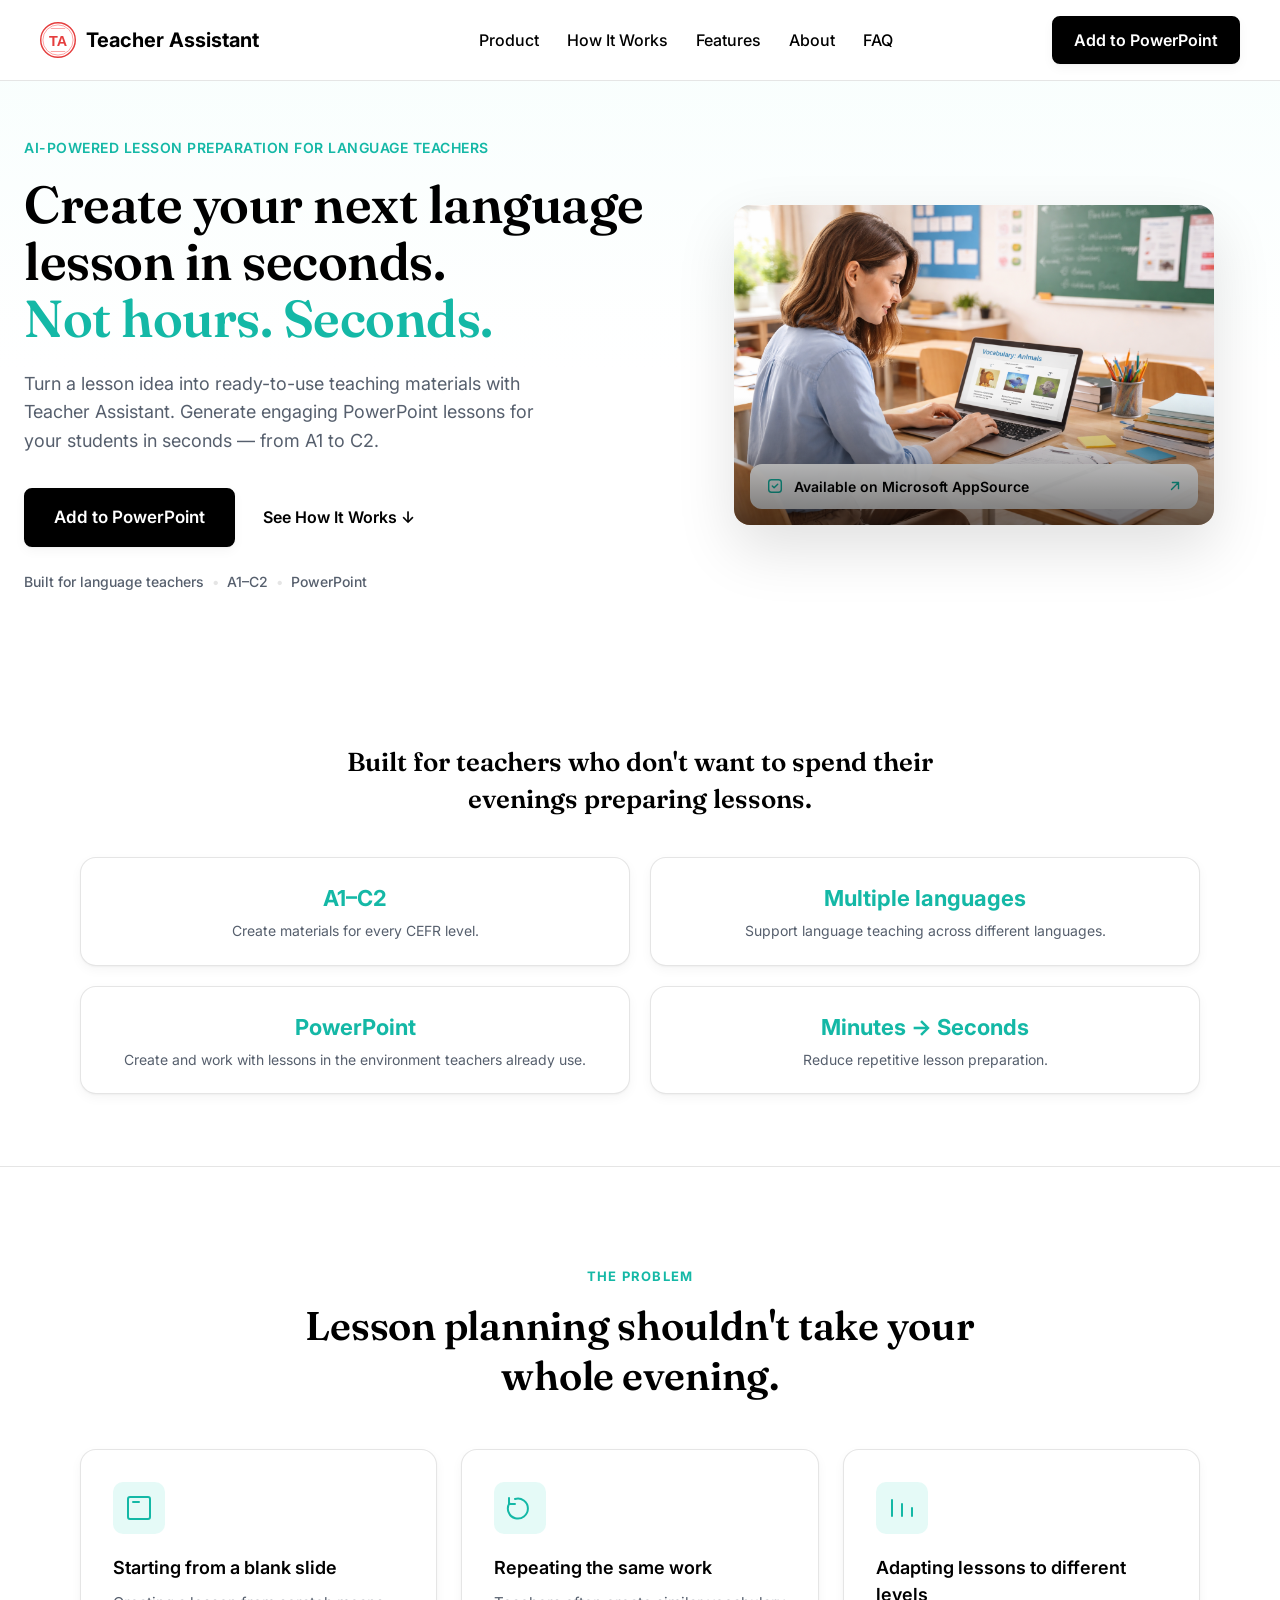
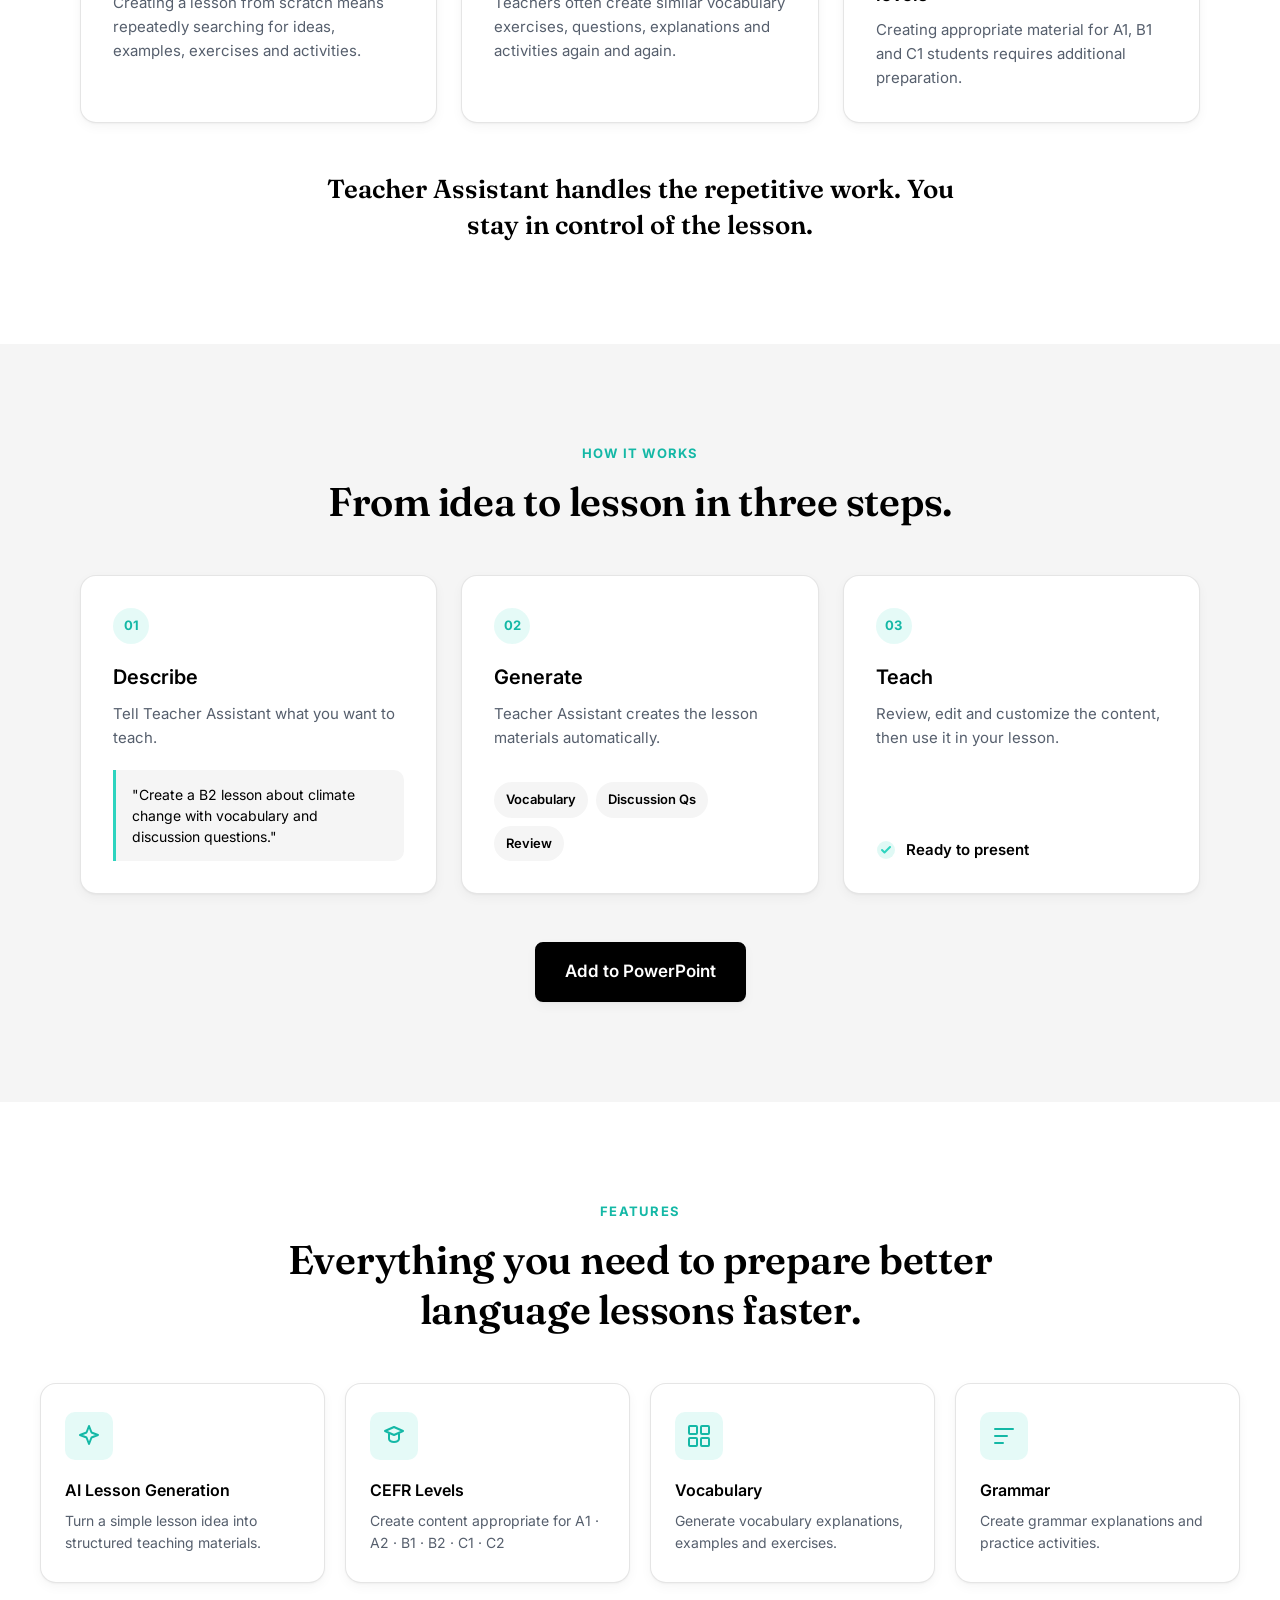
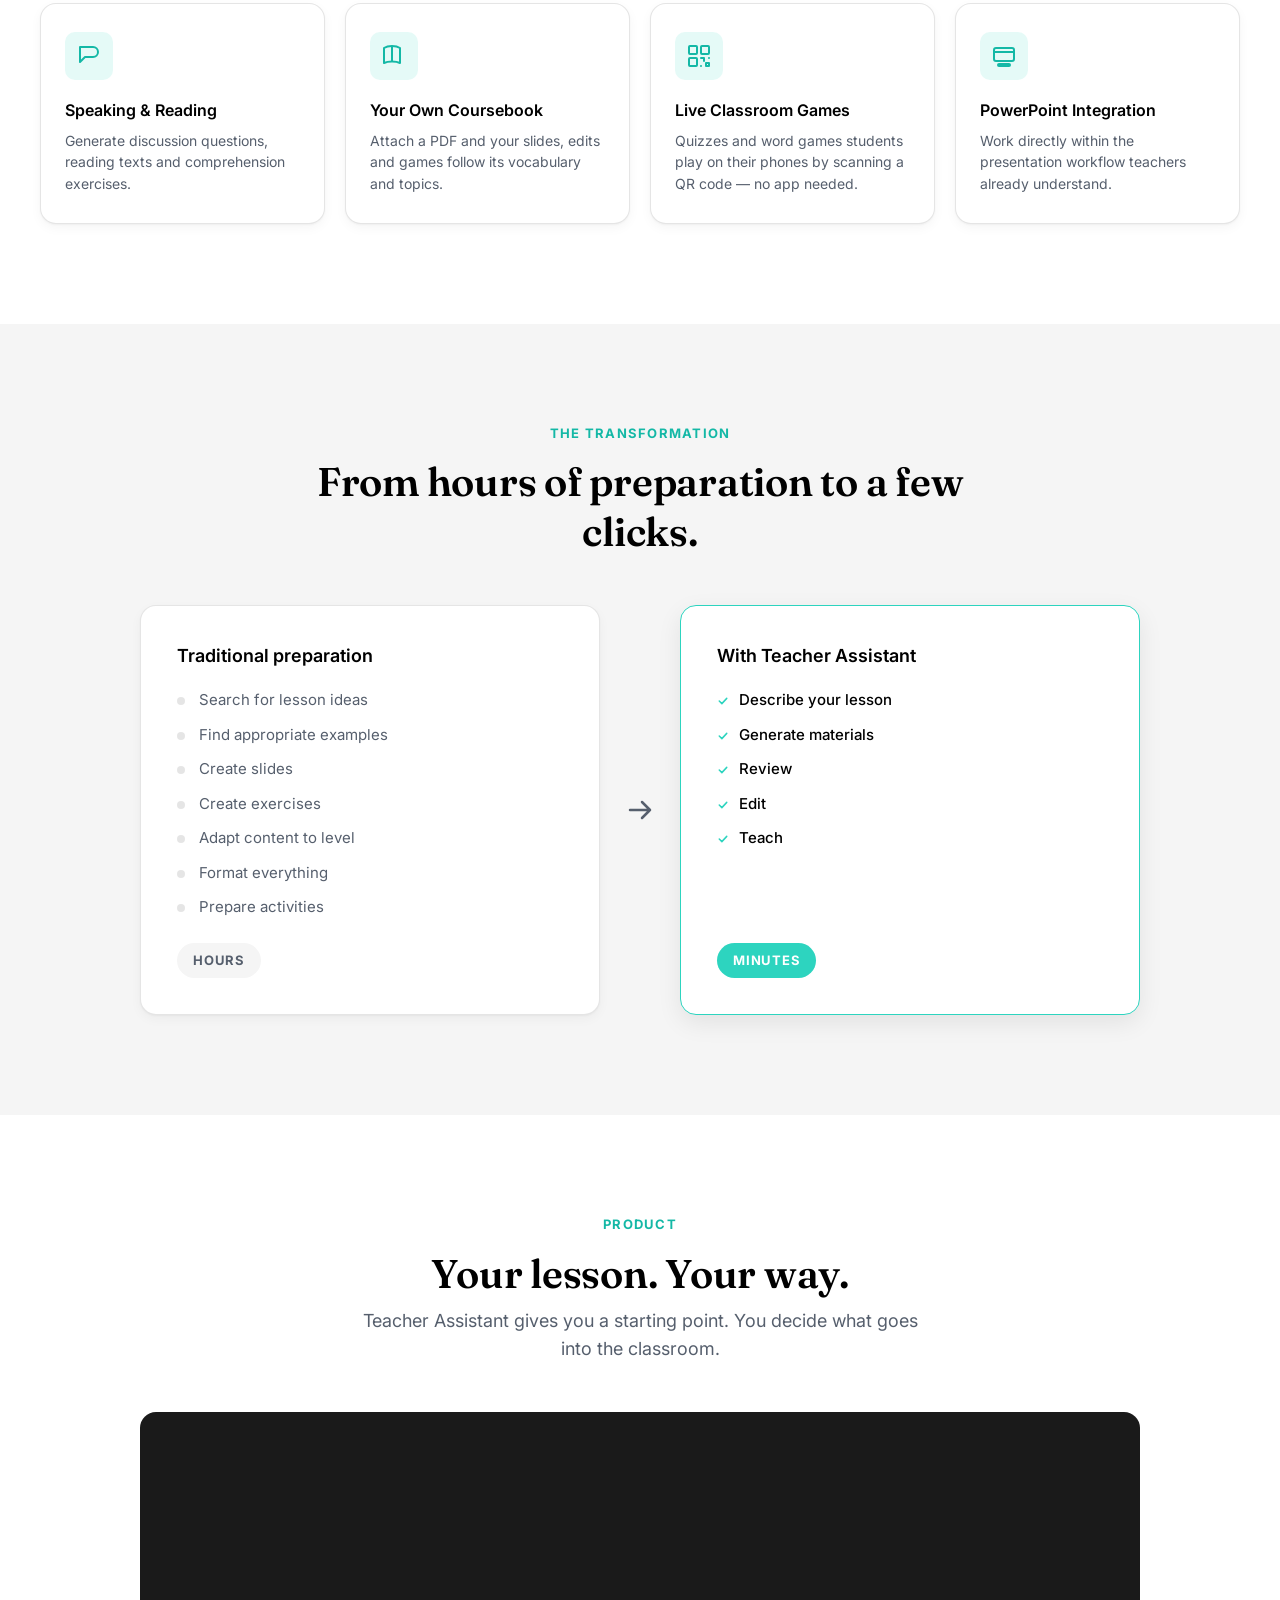
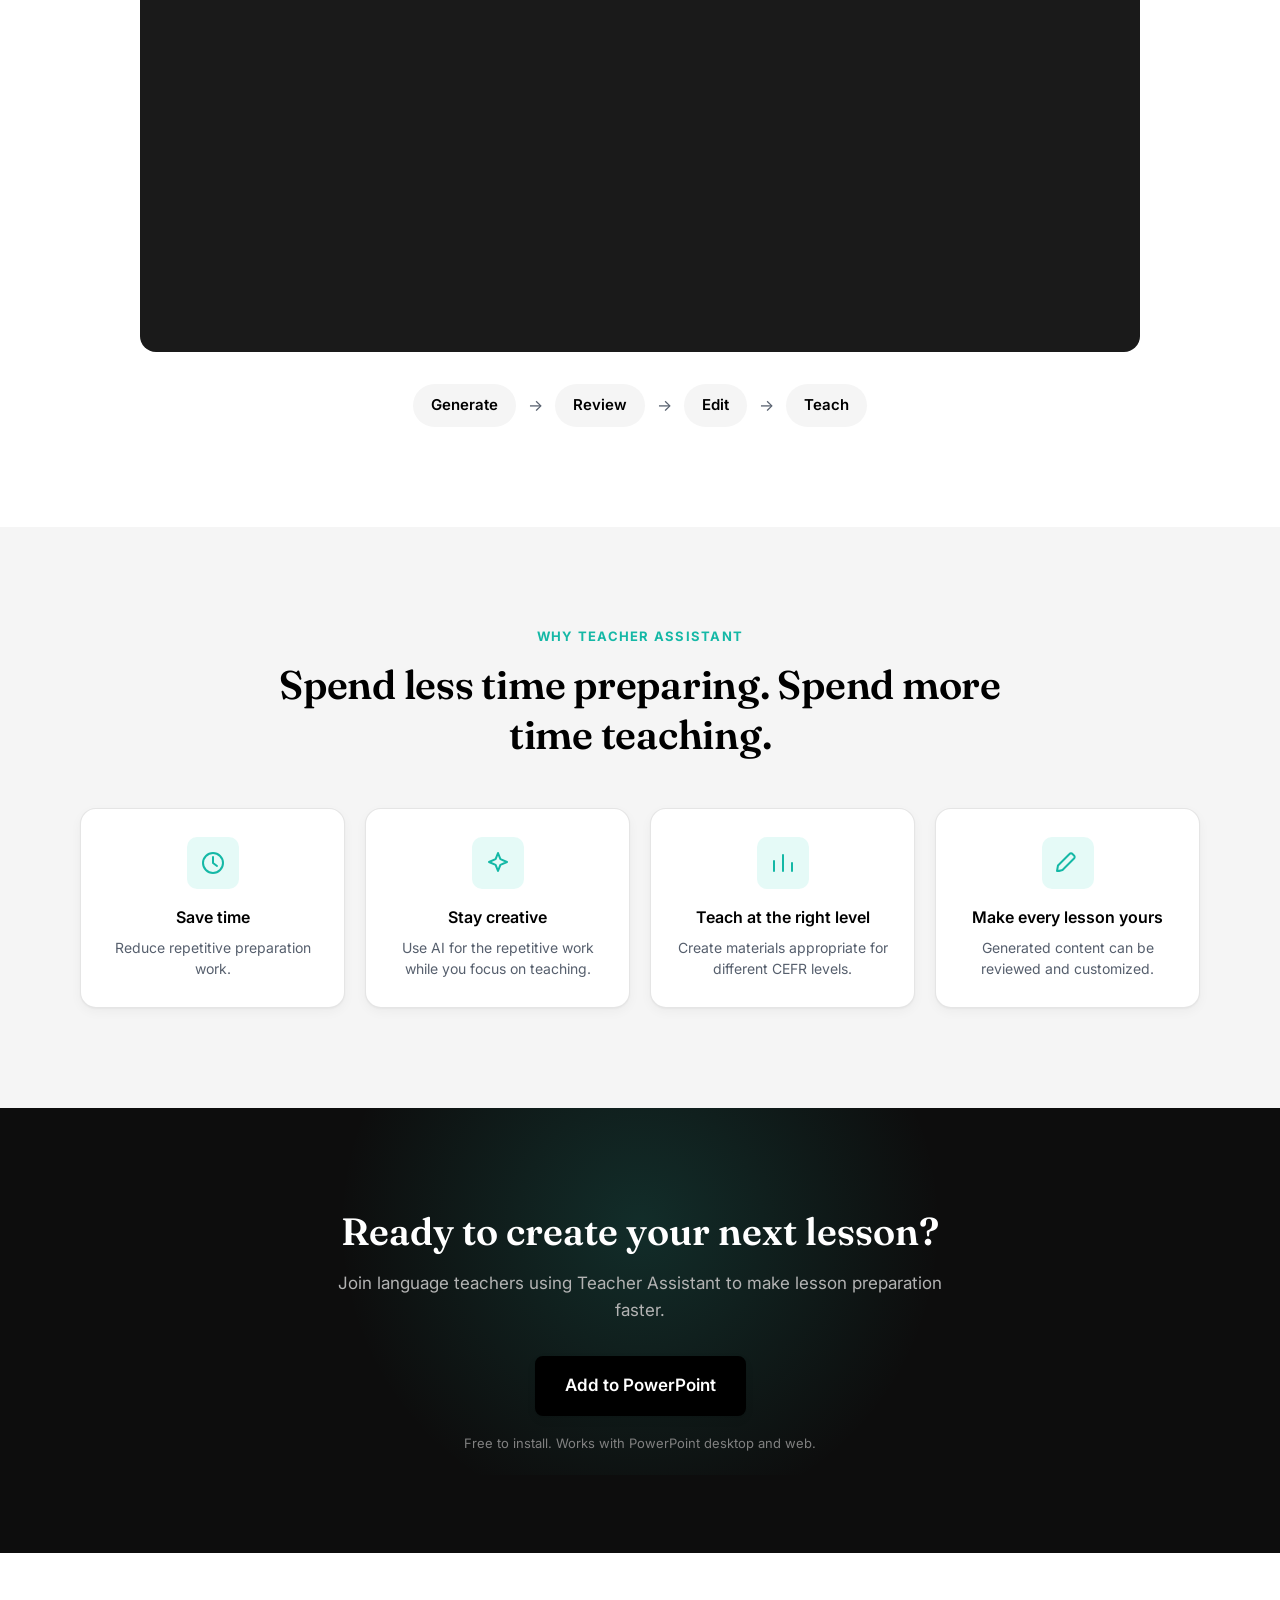
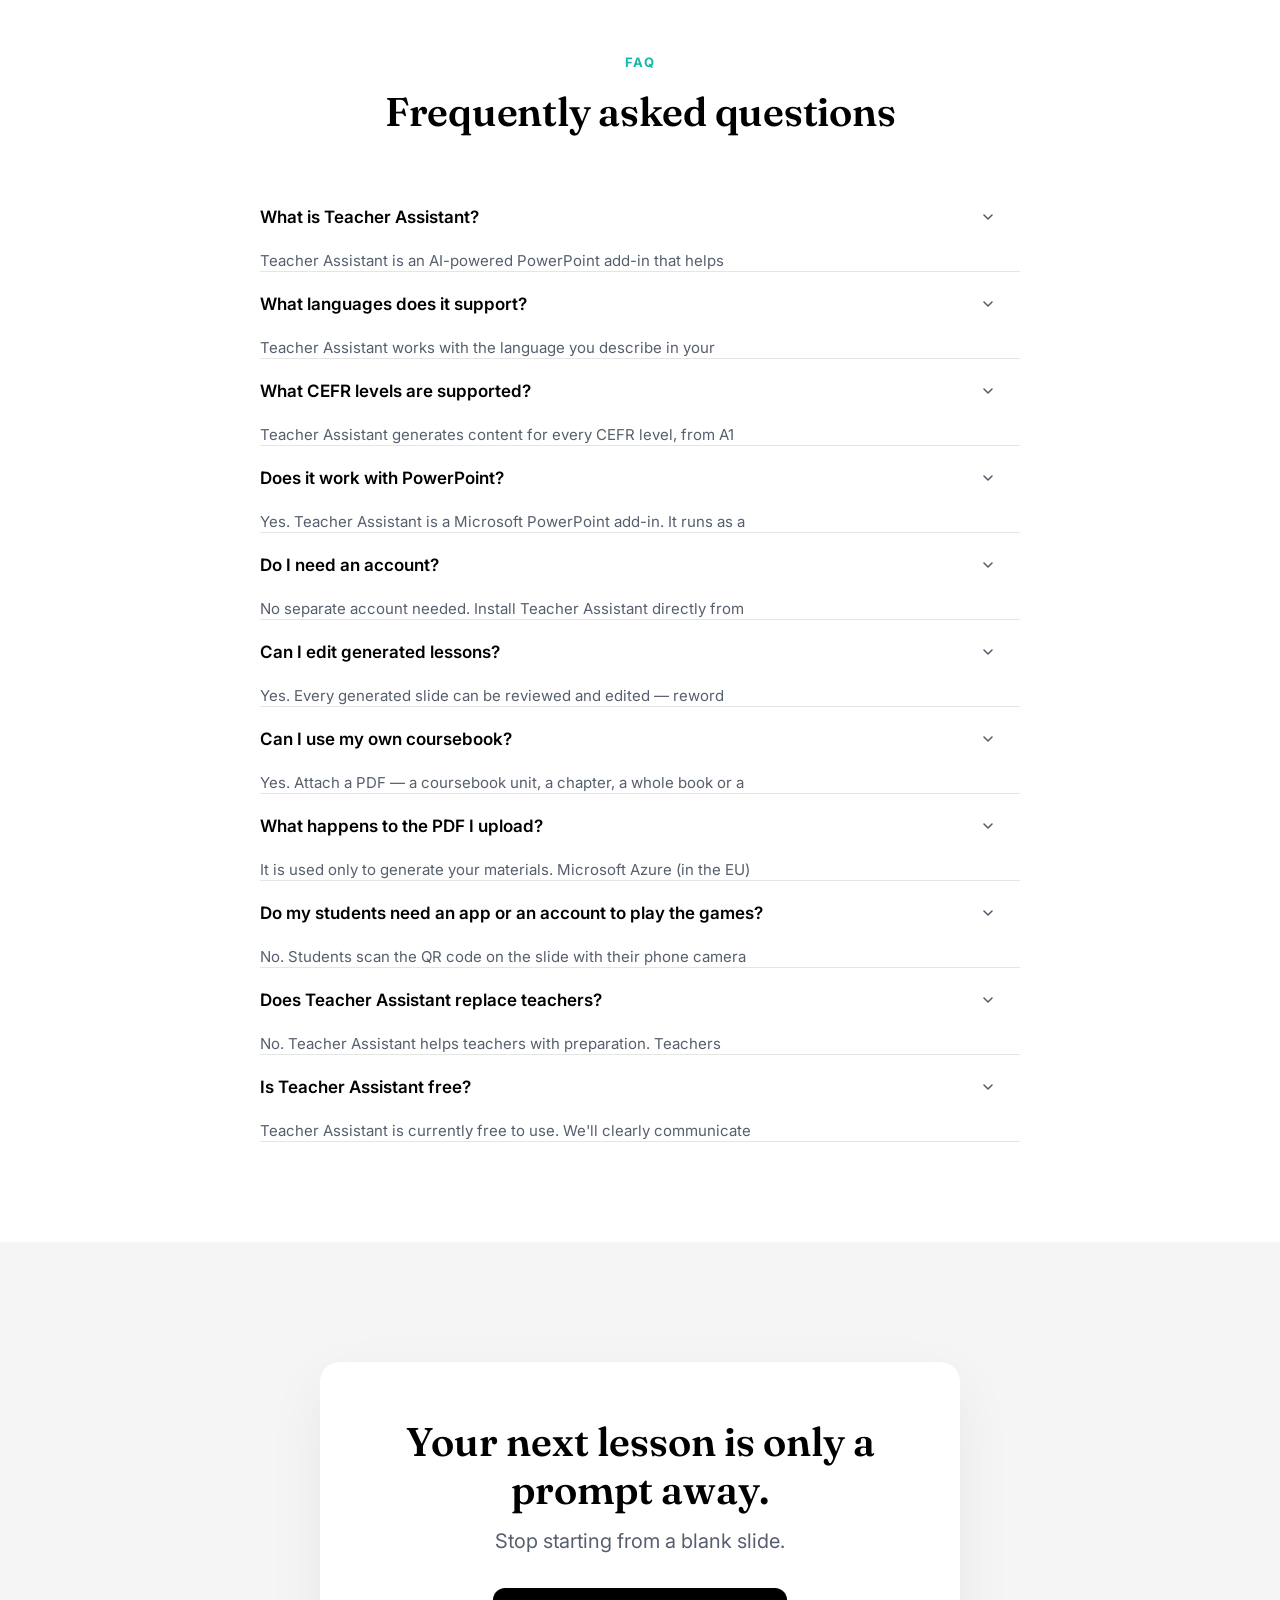
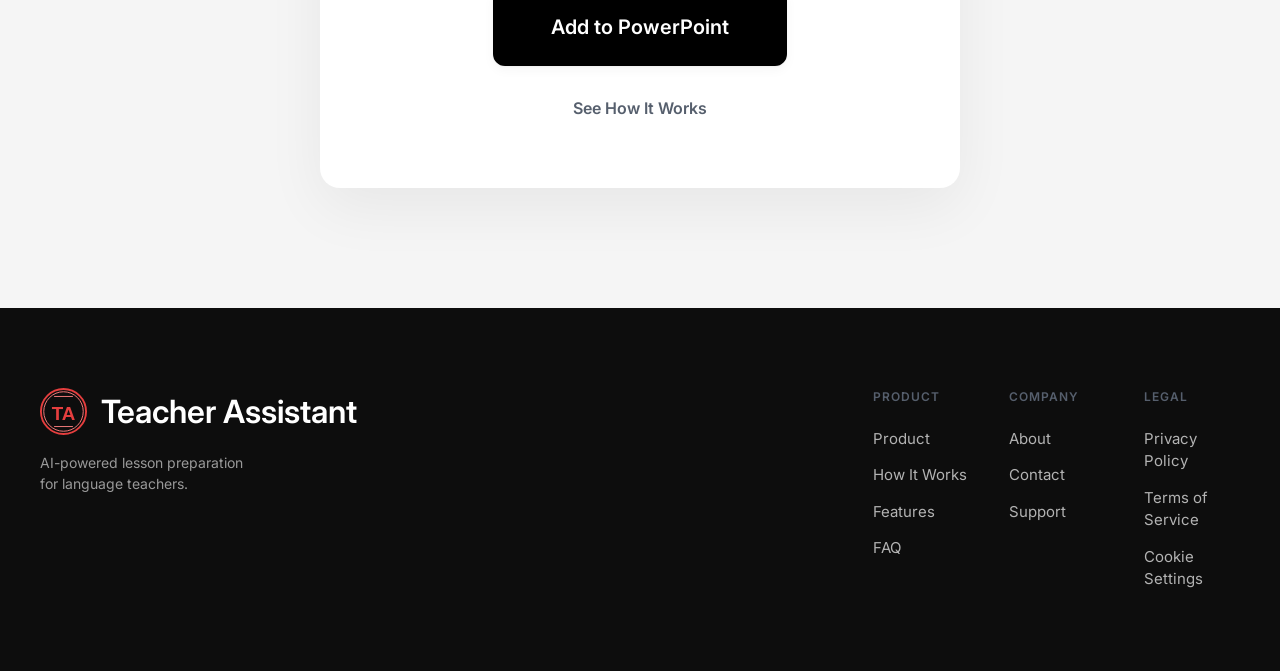
<file: index.html>
<!DOCTYPE html>
<html lang="en">
<head>
    <meta charset="UTF-8">
    <meta name="viewport" content="width=device-width, initial-scale=1.0">
    <title>Teacher Assistant — AI Lesson Planning for Language Teachers</title>
    <meta name="description" content="Create engaging language lessons in seconds with Teacher Assistant. Generate AI-powered teaching materials for A1–C2 levels directly in PowerPoint.">
    <meta name="keywords" content="AI lesson planner, AI lesson generator, lesson planning for teachers, AI for language teachers, English lesson generator, PowerPoint lesson generator, CEFR lesson generator, AI teaching assistant">
    <link rel="canonical" href="https://teacher-assistant-web.onrender.com/">

    <!-- Open Graph -->
    <meta property="og:type" content="website">
    <meta property="og:title" content="Teacher Assistant — AI Lesson Planning for Language Teachers">
    <meta property="og:description" content="Turn a lesson idea into ready-to-use PowerPoint teaching materials in seconds. Built for language teachers, A1–C2.">
    <meta property="og:image" content="assets/logo-web.svg">
    <meta name="twitter:card" content="summary">
    <meta name="twitter:title" content="Teacher Assistant — AI Lesson Planning for Language Teachers">
    <meta name="twitter:description" content="Turn a lesson idea into ready-to-use PowerPoint teaching materials in seconds. Built for language teachers, A1–C2.">

    <link rel="icon" type="image/svg+xml" href="assets/favicon.svg">
    <link rel="stylesheet" href="css/styles.css">
    <link rel="preconnect" href="https://fonts.googleapis.com">
    <link rel="preconnect" href="https://fonts.gstatic.com" crossorigin>
    <link href="https://fonts.googleapis.com/css2?family=Fraunces:opsz,wght@9..144,500;9..144,600;9..144,700&family=Inter:wght@400;500;600;700&display=swap" rel="stylesheet">

    <script type="application/ld+json">
    {
      "@context": "https://schema.org",
      "@type": "SoftwareApplication",
      "name": "Teacher Assistant",
      "applicationCategory": "EducationalApplication",
      "operatingSystem": "Microsoft PowerPoint (Windows, macOS, Web)",
      "description": "AI-powered PowerPoint add-in that helps language teachers generate lesson materials for A1–C2 CEFR levels.",
      "url": "https://marketplace.microsoft.com/hr-hr/product/saas/wa200010687?tab=overview",
      "offers": {
        "@type": "Offer",
        "price": "0",
        "priceCurrency": "USD",
        "availability": "https://schema.org/InStock"
      }
    }
    </script>
</head>
<body>
    <!-- Header -->
    <header class="header">
        <div class="header-container">
            <a href="#" class="logo">
                <img src="assets/logo-web.svg" alt="Teacher Assistant" class="logo-icon">
                <span class="logo-text">Teacher Assistant</span>
            </a>

            <nav class="main-nav">
                <ul class="nav-list">
                    <li class="nav-item"><a href="#showcase" class="nav-link">Product</a></li>
                    <li class="nav-item"><a href="#how-it-works" class="nav-link">How It Works</a></li>
                    <li class="nav-item"><a href="#features" class="nav-link">Features</a></li>
                    <li class="nav-item"><a href="about.html" class="nav-link">About</a></li>
                    <li class="nav-item"><a href="#faq" class="nav-link">FAQ</a></li>
                </ul>
            </nav>

            <div class="header-actions">
                <a href="https://marketplace.microsoft.com/hr-hr/product/saas/wa200010687?tab=overview" class="btn btn-primary" target="_blank" rel="noopener" data-track="cta_nav">Add to PowerPoint</a>
            </div>

            <button class="mobile-menu-btn" aria-label="Toggle menu">
                <span></span>
                <span></span>
                <span></span>
            </button>
        </div>

        <!-- Mobile nav panel -->
        <nav class="mobile-nav" id="mobileNav">
            <a href="#showcase" class="mobile-nav-link">Product</a>
            <a href="#how-it-works" class="mobile-nav-link">How It Works</a>
            <a href="#features" class="mobile-nav-link">Features</a>
            <a href="about.html" class="mobile-nav-link">About</a>
            <a href="#faq" class="mobile-nav-link">FAQ</a>
            <a href="https://marketplace.microsoft.com/hr-hr/product/saas/wa200010687?tab=overview" class="btn btn-primary mobile-nav-cta" target="_blank" rel="noopener" data-track="cta_nav_mobile">Add to PowerPoint</a>
        </nav>
    </header>

    <!-- Hero -->
    <section class="hero" id="hero">
        <div class="hero-container">
            <div class="hero-content">
                <p class="hero-eyebrow">AI-powered lesson preparation for language teachers</p>
                <h1 class="hero-title-main" id="heroHeadline">Create your next language lesson in seconds.<br><span class="hero-highlight">Not hours. Seconds.</span></h1>
                <p class="hero-subtitle">Turn a lesson idea into ready-to-use teaching materials with Teacher Assistant. Generate engaging PowerPoint lessons for your students in seconds — from A1 to C2.</p>
                <div class="hero-cta-row">
                    <a href="https://marketplace.microsoft.com/hr-hr/product/saas/wa200010687?tab=overview" class="btn btn-primary btn-large" id="heroCta" target="_blank" rel="noopener" data-track="cta_hero_primary">Add to PowerPoint</a>
                    <a href="#how-it-works" class="btn btn-text" data-track="cta_hero_secondary">See How It Works ↓</a>
                </div>
                <p class="hero-reassurance">
                    <span>Built for language teachers</span>
                    <span class="hero-reassurance-dot">•</span>
                    <span>A1–C2</span>
                    <span class="hero-reassurance-dot">•</span>
                    <span>PowerPoint</span>
                </p>
            </div>

            <div class="hero-visual">
                <a
                    href="https://marketplace.microsoft.com/hr-hr/product/saas/wa200010687?tab=overview"
                    class="hero-photo"
                    target="_blank"
                    rel="noopener"
                    data-track="cta_hero_image"
                >
                    <img src="img/hero-image%20hero-image-3.png" width="1536" height="1024" alt="A teacher viewing an AI-generated vocabulary slide created by Teacher Assistant, open on a laptop in a classroom">
                    <span class="hero-photo-badge">
                        <svg width="18" height="18" viewBox="0 0 20 20" fill="none" aria-hidden="true"><rect x="3" y="3" width="14" height="14" rx="3" stroke="currentColor" stroke-width="1.6"/><path d="M7 10l2 2 4-4" stroke="currentColor" stroke-width="1.6" stroke-linecap="round" stroke-linejoin="round"/></svg>
                        Available on Microsoft AppSource
                        <svg class="hero-photo-badge-arrow" width="14" height="14" viewBox="0 0 16 16" fill="none" aria-hidden="true"><path d="M4 12L12 4M12 4H5M12 4V11" stroke="currentColor" stroke-width="1.6" stroke-linecap="round" stroke-linejoin="round"/></svg>
                    </span>
                </a>
            </div>
        </div>
    </section>

    <!-- Social Proof -->
    <section class="proof" id="proof">
        <div class="proof-container">
            <h2 class="proof-headline">Built for teachers who don't want to spend their evenings preparing lessons.</h2>
            <div class="proof-grid">
                <div class="proof-card">
                    <span class="proof-card-value">A1–C2</span>
                    <span class="proof-card-label">Create materials for every CEFR level.</span>
                </div>
                <div class="proof-card">
                    <span class="proof-card-value">Multiple languages</span>
                    <span class="proof-card-label">Support language teaching across different languages.</span>
                </div>
                <div class="proof-card">
                    <span class="proof-card-value">PowerPoint</span>
                    <span class="proof-card-label">Create and work with lessons in the environment teachers already use.</span>
                </div>
                <div class="proof-card">
                    <span class="proof-card-value">Minutes → Seconds</span>
                    <span class="proof-card-label">Reduce repetitive lesson preparation.</span>
                </div>
            </div>
        </div>
    </section>

    <!-- Problem -->
    <section class="problem" id="problem">
        <div class="problem-container">
            <span class="section-eyebrow">The problem</span>
            <h2 class="section-headline">Lesson planning shouldn't take your whole evening.</h2>
            <div class="problem-grid">
                <div class="problem-card">
                    <div class="problem-icon">
                        <svg width="28" height="28" viewBox="0 0 28 28" fill="none"><rect x="3" y="3" width="22" height="22" rx="2" stroke="currentColor" stroke-width="2"/><path d="M8 8H14" stroke="currentColor" stroke-width="2" stroke-linecap="round"/></svg>
                    </div>
                    <h3 class="problem-title">Starting from a blank slide</h3>
                    <p class="problem-desc">Creating a lesson from scratch means repeatedly searching for ideas, examples, exercises and activities.</p>
                </div>
                <div class="problem-card">
                    <div class="problem-icon">
                        <svg width="28" height="28" viewBox="0 0 28 28" fill="none"><path d="M9 5a10 10 0 1 1-5.6 4.3" stroke="currentColor" stroke-width="2" stroke-linecap="round"/><path d="M3 4v6h6" stroke="currentColor" stroke-width="2" stroke-linecap="round" stroke-linejoin="round"/></svg>
                    </div>
                    <h3 class="problem-title">Repeating the same work</h3>
                    <p class="problem-desc">Teachers often create similar vocabulary exercises, questions, explanations and activities again and again.</p>
                </div>
                <div class="problem-card">
                    <div class="problem-icon">
                        <svg width="28" height="28" viewBox="0 0 28 28" fill="none"><path d="M4 22V6M14 22V10M24 22V14" stroke="currentColor" stroke-width="2" stroke-linecap="round"/></svg>
                    </div>
                    <h3 class="problem-title">Adapting lessons to different levels</h3>
                    <p class="problem-desc">Creating appropriate material for A1, B1 and C1 students requires additional preparation.</p>
                </div>
            </div>
            <p class="problem-transition">Teacher Assistant handles the repetitive work. You stay in control of the lesson.</p>
        </div>
    </section>

    <!-- How It Works -->
    <section class="how-it-works" id="how-it-works">
        <div class="how-it-works-container">
            <span class="section-eyebrow">How it works</span>
            <h2 class="section-headline">From idea to lesson in three steps.</h2>
            <div class="steps-grid">
                <div class="step-card">
                    <span class="step-number">01</span>
                    <h3 class="step-title">Describe</h3>
                    <p class="step-desc">Tell Teacher Assistant what you want to teach.</p>
                    <p class="step-example">"Create a B2 lesson about climate change with vocabulary and discussion questions."</p>
                </div>
                <div class="step-card">
                    <span class="step-number">02</span>
                    <h3 class="step-title">Generate</h3>
                    <p class="step-desc">Teacher Assistant creates the lesson materials automatically.</p>
                    <div class="step-visual">
                        <span class="step-chip">Vocabulary</span>
                        <span class="step-chip">Discussion Qs</span>
                        <span class="step-chip">Review</span>
                    </div>
                </div>
                <div class="step-card">
                    <span class="step-number">03</span>
                    <h3 class="step-title">Teach</h3>
                    <p class="step-desc">Review, edit and customize the content, then use it in your lesson.</p>
                    <div class="step-visual step-visual-check">
                        <svg width="20" height="20" viewBox="0 0 20 20" fill="none"><circle cx="10" cy="10" r="9" fill="#2DD4BF" fill-opacity="0.15"/><path d="M6 10l2.5 2.5L14 7" stroke="#2DD4BF" stroke-width="2" stroke-linecap="round" stroke-linejoin="round"/></svg>
                        <span>Ready to present</span>
                    </div>
                </div>
            </div>
            <div class="how-it-works-cta">
                <a href="https://marketplace.microsoft.com/hr-hr/product/saas/wa200010687?tab=overview" class="btn btn-primary btn-large" target="_blank" rel="noopener" data-track="cta_how_it_works">Add to PowerPoint</a>
            </div>
        </div>
    </section>

    <!-- Features -->
    <section class="features" id="features">
        <div class="features-container">
            <span class="section-eyebrow">Features</span>
            <h2 class="section-headline">Everything you need to prepare better language lessons faster.</h2>
            <div class="features-grid">
                <div class="feature-card">
                    <div class="feature-icon"><svg width="26" height="26" viewBox="0 0 26 26" fill="none"><path d="M13 3l2.5 6.5L22 12l-6.5 2.5L13 21l-2.5-6.5L4 12l6.5-2.5L13 3z" stroke="currentColor" stroke-width="2" stroke-linejoin="round"/></svg></div>
                    <h3 class="feature-title">AI Lesson Generation</h3>
                    <p class="feature-desc">Turn a simple lesson idea into structured teaching materials.</p>
                </div>
                <div class="feature-card">
                    <div class="feature-icon"><svg width="26" height="26" viewBox="0 0 26 26" fill="none"><path d="M4 8l9-4 9 4-9 4-9-4z" stroke="currentColor" stroke-width="2" stroke-linejoin="round"/><path d="M8 11v5c0 1.5 2.2 3 5 3s5-1.5 5-3v-5" stroke="currentColor" stroke-width="2" stroke-linecap="round"/></svg></div>
                    <h3 class="feature-title">CEFR Levels</h3>
                    <p class="feature-desc">Create content appropriate for A1 · A2 · B1 · B2 · C1 · C2</p>
                </div>
                <div class="feature-card">
                    <div class="feature-icon"><svg width="26" height="26" viewBox="0 0 26 26" fill="none"><rect x="3" y="3" width="8" height="8" rx="1" stroke="currentColor" stroke-width="2"/><rect x="15" y="3" width="8" height="8" rx="1" stroke="currentColor" stroke-width="2"/><rect x="3" y="15" width="8" height="8" rx="1" stroke="currentColor" stroke-width="2"/><rect x="15" y="15" width="8" height="8" rx="1" stroke="currentColor" stroke-width="2"/></svg></div>
                    <h3 class="feature-title">Vocabulary</h3>
                    <p class="feature-desc">Generate vocabulary explanations, examples and exercises.</p>
                </div>
                <div class="feature-card">
                    <div class="feature-icon"><svg width="26" height="26" viewBox="0 0 26 26" fill="none"><path d="M4 6h18M4 13h12M4 20h8" stroke="currentColor" stroke-width="2" stroke-linecap="round"/></svg></div>
                    <h3 class="feature-title">Grammar</h3>
                    <p class="feature-desc">Create grammar explanations and practice activities.</p>
                </div>
                <div class="feature-card">
                    <div class="feature-icon"><svg width="26" height="26" viewBox="0 0 26 26" fill="none"><path d="M4 4h13a5 5 0 0 1 0 10H9l-5 5V4z" stroke="currentColor" stroke-width="2" stroke-linejoin="round"/></svg></div>
                    <h3 class="feature-title">Speaking &amp; Reading</h3>
                    <p class="feature-desc">Generate discussion questions, reading texts and comprehension exercises.</p>
                </div>
                <div class="feature-card">
                    <div class="feature-icon"><svg width="26" height="26" viewBox="0 0 26 26" fill="none"><path d="M3 5c0 0 3-2 8-2s8 2 8 2v15c0 0-3-1.5-8-1.5S3 20 3 20V5z" stroke="currentColor" stroke-width="2" stroke-linejoin="round"/><path d="M11 3v15" stroke="currentColor" stroke-width="2"/></svg></div>
                    <h3 class="feature-title">Your Own Coursebook</h3>
                    <p class="feature-desc">Attach a PDF and your slides, edits and games follow its vocabulary and topics.</p>
                </div>
                <div class="feature-card">
                    <div class="feature-icon"><svg width="26" height="26" viewBox="0 0 26 26" fill="none"><rect x="3" y="3" width="8" height="8" rx="1" stroke="currentColor" stroke-width="2"/><rect x="15" y="3" width="8" height="8" rx="1" stroke="currentColor" stroke-width="2"/><rect x="3" y="15" width="8" height="8" rx="1" stroke="currentColor" stroke-width="2"/><path d="M15 15h3v3M23 15v0M15 23h0M20 20h3v3h-3z" stroke="currentColor" stroke-width="2" stroke-linecap="round" stroke-linejoin="round"/></svg></div>
                    <h3 class="feature-title">Live Classroom Games</h3>
                    <p class="feature-desc">Quizzes and word games students play on their phones by scanning a QR code — no app needed.</p>
                </div>
                <div class="feature-card">
                    <div class="feature-icon"><svg width="26" height="26" viewBox="0 0 26 26" fill="none"><rect x="3" y="5" width="20" height="13" rx="2" stroke="currentColor" stroke-width="2"/><path d="M3 9h20" stroke="currentColor" stroke-width="2"/><rect x="7" y="21" width="12" height="2" rx="1" stroke="currentColor" stroke-width="2"/></svg></div>
                    <h3 class="feature-title">PowerPoint Integration</h3>
                    <p class="feature-desc">Work directly within the presentation workflow teachers already understand.</p>
                </div>
            </div>
        </div>
    </section>

    <!-- Before / After -->
    <section class="before-after" id="before-after">
        <div class="before-after-container">
            <span class="section-eyebrow">The transformation</span>
            <h2 class="section-headline">From hours of preparation to a few clicks.</h2>
            <div class="before-after-grid">
                <div class="ba-card ba-before">
                    <h3 class="ba-title">Traditional preparation</h3>
                    <ul class="ba-list">
                        <li>Search for lesson ideas</li>
                        <li>Find appropriate examples</li>
                        <li>Create slides</li>
                        <li>Create exercises</li>
                        <li>Adapt content to level</li>
                        <li>Format everything</li>
                        <li>Prepare activities</li>
                    </ul>
                    <span class="ba-time">Hours</span>
                </div>
                <div class="ba-arrow" aria-hidden="true">
                    <svg width="32" height="32" viewBox="0 0 32 32" fill="none"><path d="M6 16h20M18 8l8 8-8 8" stroke="currentColor" stroke-width="2.5" stroke-linecap="round" stroke-linejoin="round"/></svg>
                </div>
                <div class="ba-card ba-after">
                    <h3 class="ba-title">With Teacher Assistant</h3>
                    <ul class="ba-list">
                        <li>Describe your lesson</li>
                        <li>Generate materials</li>
                        <li>Review</li>
                        <li>Edit</li>
                        <li>Teach</li>
                    </ul>
                    <span class="ba-time ba-time-fast">Minutes</span>
                </div>
            </div>
        </div>
    </section>

    <!-- Product Showcase -->
    <section class="showcase" id="showcase">
        <div class="showcase-container">
            <span class="section-eyebrow">Product</span>
            <h2 class="section-headline section-headline-tight">Your lesson. Your way.</h2>
            <p class="showcase-subhead">Teacher Assistant gives you a starting point. You decide what goes into the classroom.</p>

            <div class="video-wrapper">
                <div class="video-player">
                    <iframe
                        id="vimeo-player"
                        data-src="https://player.vimeo.com/video/1186039329?badge=0&amp;autopause=0&amp;autoplay=1&amp;muted=1&amp;player_id=0&amp;app_id=58479"
                        frameborder="0"
                        loading="lazy"
                        allow="autoplay; fullscreen; picture-in-picture; clipboard-write; encrypted-media; web-share"
                        referrerpolicy="strict-origin-when-cross-origin"
                        style="position:absolute;top:0;left:0;width:100%;height:100%;">
                    </iframe>
                </div>
            </div>

            <div class="showcase-flow">
                <span class="showcase-flow-step">Generate</span>
                <span class="showcase-flow-arrow">→</span>
                <span class="showcase-flow-step">Review</span>
                <span class="showcase-flow-arrow">→</span>
                <span class="showcase-flow-step">Edit</span>
                <span class="showcase-flow-arrow">→</span>
                <span class="showcase-flow-step">Teach</span>
            </div>
        </div>
    </section>

    <!-- Benefits -->
    <section class="benefits" id="benefits">
        <div class="benefits-container">
            <span class="section-eyebrow">Why Teacher Assistant</span>
            <h2 class="section-headline">Spend less time preparing. Spend more time teaching.</h2>
            <div class="benefits-grid">
                <div class="benefit-card">
                    <div class="benefit-icon"><svg width="26" height="26" viewBox="0 0 26 26" fill="none"><circle cx="13" cy="13" r="10" stroke="currentColor" stroke-width="2"/><path d="M13 7v6l4 3" stroke="currentColor" stroke-width="2" stroke-linecap="round" stroke-linejoin="round"/></svg></div>
                    <h3 class="benefit-title">Save time</h3>
                    <p class="benefit-desc">Reduce repetitive preparation work.</p>
                </div>
                <div class="benefit-card">
                    <div class="benefit-icon"><svg width="26" height="26" viewBox="0 0 26 26" fill="none"><path d="M13 3l2.4 6.2L22 12l-6.6 2.8L13 21l-2.4-6.2L4 12l6.6-2.8L13 3z" stroke="currentColor" stroke-width="2" stroke-linejoin="round"/></svg></div>
                    <h3 class="benefit-title">Stay creative</h3>
                    <p class="benefit-desc">Use AI for the repetitive work while you focus on teaching.</p>
                </div>
                <div class="benefit-card">
                    <div class="benefit-icon"><svg width="26" height="26" viewBox="0 0 26 26" fill="none"><path d="M4 21V11M13 21V5M22 21v-8" stroke="currentColor" stroke-width="2" stroke-linecap="round"/></svg></div>
                    <h3 class="benefit-title">Teach at the right level</h3>
                    <p class="benefit-desc">Create materials appropriate for different CEFR levels.</p>
                </div>
                <div class="benefit-card">
                    <div class="benefit-icon"><svg width="26" height="26" viewBox="0 0 26 26" fill="none"><path d="M4 21l3.5-1L19 8.5a2 2 0 0 0 0-3l-1.5-1.5a2 2 0 0 0-3 0L3 15.5 2 21l2-.2z" stroke="currentColor" stroke-width="2" stroke-linejoin="round"/></svg></div>
                    <h3 class="benefit-title">Make every lesson yours</h3>
                    <p class="benefit-desc">Generated content can be reviewed and customized.</p>
                </div>
            </div>
        </div>
    </section>

    <!-- Conversion CTA -->
    <section class="early-access" id="early-access">
        <div class="early-access-container">
            <h2 class="early-access-headline">Ready to create your next lesson?</h2>
            <p class="early-access-subhead">Join language teachers using Teacher Assistant to make lesson preparation faster.</p>
            <a href="https://marketplace.microsoft.com/hr-hr/product/saas/wa200010687?tab=overview" class="btn btn-primary btn-large" target="_blank" rel="noopener" data-track="cta_early_access">Add to PowerPoint</a>
            <p class="early-access-note">Free to install. Works with PowerPoint desktop and web.</p>
        </div>
    </section>

    <!-- FAQ -->
    <section class="faq" id="faq">
        <div class="faq-container">
            <span class="section-eyebrow">FAQ</span>
            <h2 class="section-headline">Frequently asked questions</h2>
            <div class="faq-list">
                <div class="faq-item">
                    <button class="faq-question" aria-expanded="false">
                        <span>What is Teacher Assistant?</span>
                        <svg class="faq-chevron" width="16" height="16" viewBox="0 0 16 16" fill="none"><path d="M4 6l4 4 4-4" stroke="currentColor" stroke-width="1.6" stroke-linecap="round" stroke-linejoin="round"/></svg>
                    </button>
                    <div class="faq-answer">
                        <p>Teacher Assistant is an AI-powered PowerPoint add-in that helps language teachers create lesson materials faster. Describe the lesson you want to teach, and it generates ready-to-use slides — vocabulary, grammar, reading, speaking activities and more — directly inside your presentation. It can also base your lesson on your own coursebook and turn it into a game students play on their phones.</p>
                    </div>
                </div>
                <div class="faq-item">
                    <button class="faq-question" aria-expanded="false">
                        <span>What languages does it support?</span>
                        <svg class="faq-chevron" width="16" height="16" viewBox="0 0 16 16" fill="none"><path d="M4 6l4 4 4-4" stroke="currentColor" stroke-width="1.6" stroke-linecap="round" stroke-linejoin="round"/></svg>
                    </button>
                    <div class="faq-answer">
                        <p>Teacher Assistant works with the language you describe in your request. It's most commonly used for English, Spanish, French, German and Italian lessons, and can generate materials in other languages too.</p>
                    </div>
                </div>
                <div class="faq-item">
                    <button class="faq-question" aria-expanded="false">
                        <span>What CEFR levels are supported?</span>
                        <svg class="faq-chevron" width="16" height="16" viewBox="0 0 16 16" fill="none"><path d="M4 6l4 4 4-4" stroke="currentColor" stroke-width="1.6" stroke-linecap="round" stroke-linejoin="round"/></svg>
                    </button>
                    <div class="faq-answer">
                        <p>Teacher Assistant generates content for every CEFR level, from A1 (beginner) to C2 (proficient).</p>
                    </div>
                </div>
                <div class="faq-item">
                    <button class="faq-question" aria-expanded="false">
                        <span>Does it work with PowerPoint?</span>
                        <svg class="faq-chevron" width="16" height="16" viewBox="0 0 16 16" fill="none"><path d="M4 6l4 4 4-4" stroke="currentColor" stroke-width="1.6" stroke-linecap="round" stroke-linejoin="round"/></svg>
                    </button>
                    <div class="faq-answer">
                        <p>Yes. Teacher Assistant is a Microsoft PowerPoint add-in. It runs as a sidebar inside PowerPoint (desktop and web) and inserts generated slides directly into your open presentation, matching your deck's theme and fonts.</p>
                    </div>
                </div>
                <div class="faq-item">
                    <button class="faq-question" aria-expanded="false">
                        <span>Do I need an account?</span>
                        <svg class="faq-chevron" width="16" height="16" viewBox="0 0 16 16" fill="none"><path d="M4 6l4 4 4-4" stroke="currentColor" stroke-width="1.6" stroke-linecap="round" stroke-linejoin="round"/></svg>
                    </button>
                    <div class="faq-answer">
                        <p>No separate account needed. Install Teacher Assistant directly from Microsoft AppSource inside PowerPoint — there's no extra subscription or sign-up to set up first.</p>
                    </div>
                </div>
                <div class="faq-item">
                    <button class="faq-question" aria-expanded="false">
                        <span>Can I edit generated lessons?</span>
                        <svg class="faq-chevron" width="16" height="16" viewBox="0 0 16 16" fill="none"><path d="M4 6l4 4 4-4" stroke="currentColor" stroke-width="1.6" stroke-linecap="round" stroke-linejoin="round"/></svg>
                    </button>
                    <div class="faq-answer">
                        <p>Yes. Every generated slide can be reviewed and edited — reword content, swap examples, or ask Teacher Assistant to adjust a single slide — before you insert it into your presentation.</p>
                    </div>
                </div>
                <div class="faq-item">
                    <button class="faq-question" aria-expanded="false">
                        <span>Can I use my own coursebook?</span>
                        <svg class="faq-chevron" width="16" height="16" viewBox="0 0 16 16" fill="none"><path d="M4 6l4 4 4-4" stroke="currentColor" stroke-width="1.6" stroke-linecap="round" stroke-linejoin="round"/></svg>
                    </button>
                    <div class="faq-answer">
                        <p>Yes. Attach a PDF — a coursebook unit, a chapter, a whole book or a worksheet, up to 60&nbsp;MB and 300 pages, scanned or digital — with the paperclip button. Your slides, edits and games then use its vocabulary, examples and topics, for example "make slides on the Unit 3 vocabulary". You can attach one book per chat.</p>
                    </div>
                </div>
                <div class="faq-item">
                    <button class="faq-question" aria-expanded="false">
                        <span>What happens to the PDF I upload?</span>
                        <svg class="faq-chevron" width="16" height="16" viewBox="0 0 16 16" fill="none"><path d="M4 6l4 4 4-4" stroke="currentColor" stroke-width="1.6" stroke-linecap="round" stroke-linejoin="round"/></svg>
                    </button>
                    <div class="faq-answer">
                        <p>It is used only to generate your materials. Microsoft Azure (in the EU) recognises its text, our AI provider indexes that text, and it is deleted automatically 29 days after upload. Please don't upload documents with personal data about your students. See our <a href="privacy-policy.html">Privacy Policy</a> for details.</p>
                    </div>
                </div>
                <div class="faq-item">
                    <button class="faq-question" aria-expanded="false">
                        <span>Do my students need an app or an account to play the games?</span>
                        <svg class="faq-chevron" width="16" height="16" viewBox="0 0 16 16" fill="none"><path d="M4 6l4 4 4-4" stroke="currentColor" stroke-width="1.6" stroke-linecap="round" stroke-linejoin="round"/></svg>
                    </button>
                    <div class="faq-answer">
                        <p>No. Students scan the QR code on the slide with their phone camera and the game opens in the browser. They don't install anything, don't sign in and aren't asked for any personal data.</p>
                    </div>
                </div>
                <div class="faq-item">
                    <button class="faq-question" aria-expanded="false">
                        <span>Does Teacher Assistant replace teachers?</span>
                        <svg class="faq-chevron" width="16" height="16" viewBox="0 0 16 16" fill="none"><path d="M4 6l4 4 4-4" stroke="currentColor" stroke-width="1.6" stroke-linecap="round" stroke-linejoin="round"/></svg>
                    </button>
                    <div class="faq-answer">
                        <p>No. Teacher Assistant helps teachers with preparation. Teachers remain responsible for reviewing, adapting and delivering the material.</p>
                    </div>
                </div>
                <div class="faq-item">
                    <button class="faq-question" aria-expanded="false">
                        <span>Is Teacher Assistant free?</span>
                        <svg class="faq-chevron" width="16" height="16" viewBox="0 0 16 16" fill="none"><path d="M4 6l4 4 4-4" stroke="currentColor" stroke-width="1.6" stroke-linecap="round" stroke-linejoin="round"/></svg>
                    </button>
                    <div class="faq-answer">
                        <p>Teacher Assistant is currently free to use. We'll clearly communicate any pricing changes before they take effect.</p>
                    </div>
                </div>
            </div>
        </div>
    </section>

    <!-- Final CTA -->
    <section class="languages-section final-cta-section">
        <div class="languages-center">
            <h2 class="languages-title">Your next lesson is only a prompt away.</h2>
            <p class="languages-subtitle">Stop starting from a blank slide.</p>
            <a href="https://marketplace.microsoft.com/hr-hr/product/saas/wa200010687?tab=overview" class="btn btn-primary languages-cta" target="_blank" rel="noopener" data-track="cta_final">Add to PowerPoint</a>
            <a href="#how-it-works" class="btn btn-text final-secondary-cta">See How It Works</a>
        </div>
    </section>

    <!-- Footer -->
    <footer class="footer">
        <div class="footer-container">
            <div class="footer-brand">
                <a href="index.html" class="footer-logo">
                    <img src="assets/logo-web.svg" alt="TA" class="logo-icon">
                    Teacher Assistant
                </a>
                <p class="footer-tagline">AI-powered lesson preparation for language teachers.</p>
            </div>

            <div class="footer-links">
                <div class="footer-column">
                    <h4 class="footer-heading">Product</h4>
                    <ul class="footer-list">
                        <li><a href="index.html#showcase">Product</a></li>
                        <li><a href="index.html#how-it-works">How It Works</a></li>
                        <li><a href="index.html#features">Features</a></li>
                        <li><a href="index.html#faq">FAQ</a></li>
                    </ul>
                </div>
                <div class="footer-column">
                    <h4 class="footer-heading">Company</h4>
                    <ul class="footer-list">
                        <li><a href="about.html">About</a></li>
                        <li><a href="contact.html">Contact</a></li>
                        <li><a href="support.html">Support</a></li>
                    </ul>
                </div>
                <div class="footer-column">
                    <h4 class="footer-heading">Legal</h4>
                    <ul class="footer-list">
                        <li><a href="privacy-policy.html">Privacy Policy</a></li>
                        <li><a href="legal-notice.html">Terms of Service</a></li>
                        <li><a href="#" id="footerCookieSettings">Cookie Settings</a></li>
                    </ul>
                </div>
            </div>
        </div>
    </footer>

    <!-- Cookie Consent Banner -->
    <div class="cookie-banner" id="cookieBanner">
        <div class="cookie-content">
            <div class="cookie-text">
                <h3 class="cookie-title">We value your privacy</h3>
                <p class="cookie-description">We use cookies to enhance your browsing experience, serve personalized content, and analyze our traffic. By clicking "Accept All", you consent to our use of cookies.</p>
            </div>
            <div class="cookie-actions">
                <button class="cookie-btn cookie-btn-settings" id="cookieSettings">Cookie Settings</button>
                <button class="cookie-btn cookie-btn-reject" id="cookieReject">Reject All</button>
                <button class="cookie-btn cookie-btn-accept" id="cookieAccept">Accept All</button>
            </div>
        </div>
    </div>

    <!-- Cookie Settings Modal -->
    <div class="cookie-modal" id="cookieModal">
        <div class="cookie-modal-content">
            <div class="cookie-modal-header">
                <h3>Cookie Settings</h3>
                <button class="cookie-modal-close" id="cookieModalClose">&times;</button>
            </div>
            <div class="cookie-modal-body">
                <div class="cookie-option">
                    <div class="cookie-option-info">
                        <h4>Essential Cookies</h4>
                        <p>These cookies are necessary for the website to function and cannot be switched off.</p>
                    </div>
                    <label class="cookie-toggle">
                        <input type="checkbox" checked disabled>
                        <span class="cookie-toggle-slider always-on"></span>
                    </label>
                </div>
                <div class="cookie-option">
                    <div class="cookie-option-info">
                        <h4>Analytics Cookies</h4>
                        <p>These cookies help us understand how visitors interact with our website.</p>
                    </div>
                    <label class="cookie-toggle">
                        <input type="checkbox" id="analyticsCookies">
                        <span class="cookie-toggle-slider"></span>
                    </label>
                </div>
                <div class="cookie-option">
                    <div class="cookie-option-info">
                        <h4>Marketing Cookies</h4>
                        <p>These cookies are used to deliver personalized advertisements.</p>
                    </div>
                    <label class="cookie-toggle">
                        <input type="checkbox" id="marketingCookies">
                        <span class="cookie-toggle-slider"></span>
                    </label>
                </div>
            </div>
            <div class="cookie-modal-footer">
                <button class="cookie-btn cookie-btn-reject" id="cookieModalReject">Reject All</button>
                <button class="cookie-btn cookie-btn-accept" id="cookieModalSave">Save Preferences</button>
            </div>
        </div>
    </div>

    <script src="https://player.vimeo.com/api/player.js"></script>
    <script src="js/main.js" defer></script>
</body>
</html>
</file>
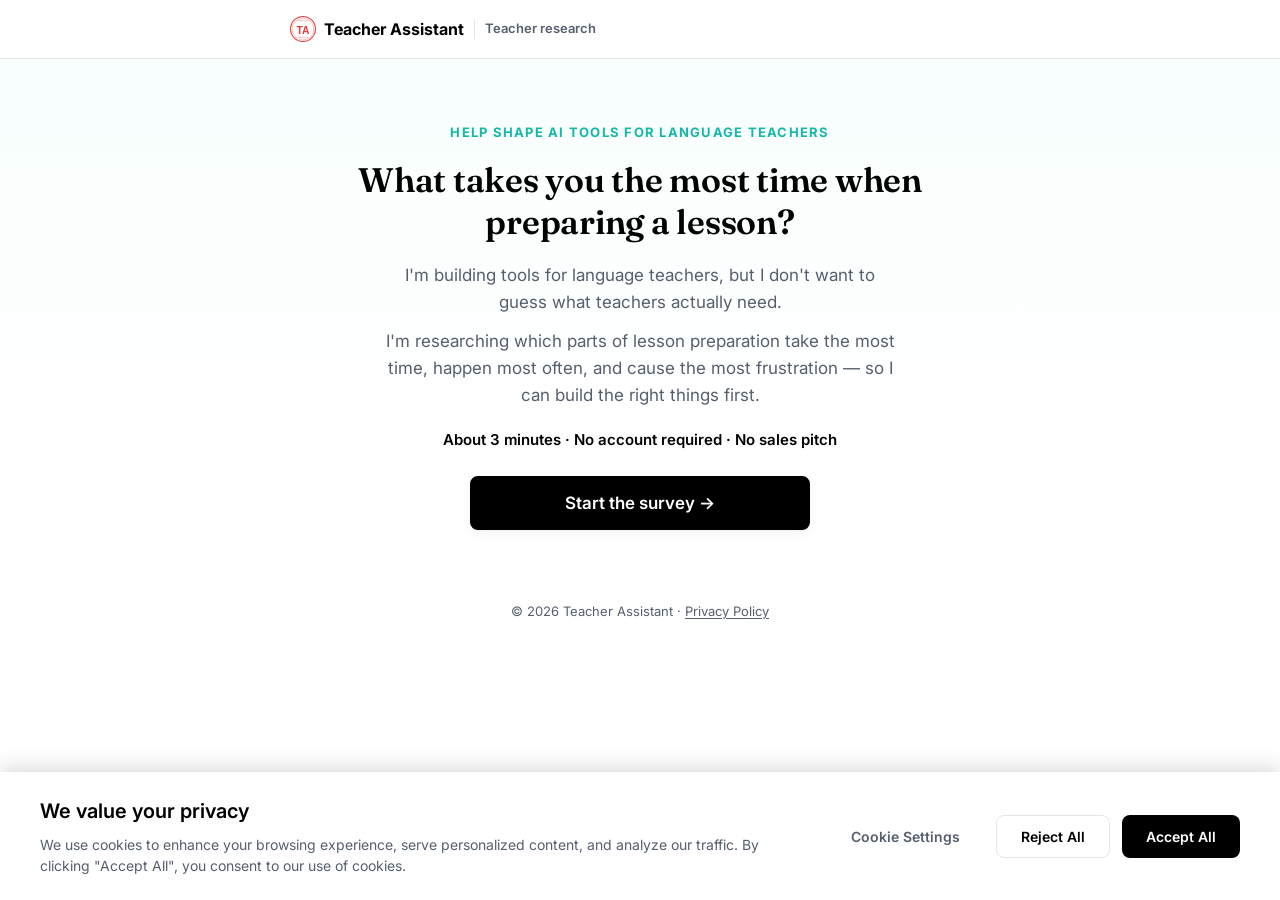
<file: research/index.html>
<!DOCTYPE html>
<html lang="en">
<head>
    <!-- Meta Pixel — loaded by /js/main.js only after the visitor accepts marketing cookies -->
    <meta name="meta-pixel-id" content="1105058241950574">

    <meta charset="UTF-8">
    <meta name="viewport" content="width=device-width, initial-scale=1.0">
    <title>Help Shape AI Tools for Language Teachers | Teacher Assistant</title>
    <meta name="description" content="Tell us what takes the most time when preparing language lessons. A short 3-minute survey to help shape the future of Teacher Assistant.">
    <meta name="robots" content="noindex, follow">
    <link rel="canonical" href="https://teacher-assistant.center/research/">

    <meta property="og:type" content="website">
    <meta property="og:title" content="Help Shape AI Tools for Language Teachers | Teacher Assistant">
    <meta property="og:description" content="What takes you the most time when preparing a lesson? A short 3-minute survey for language teachers.">

    <link rel="icon" type="image/svg+xml" href="/assets/favicon.svg">
    <link rel="stylesheet" href="/css/styles.css">
    <link rel="stylesheet" href="/research/research.css">
    <link rel="preconnect" href="https://fonts.googleapis.com">
    <link rel="preconnect" href="https://fonts.gstatic.com" crossorigin>
    <link href="https://fonts.googleapis.com/css2?family=Fraunces:opsz,wght@9..144,500;9..144,600;9..144,700&family=Inter:wght@400;500;600;700&display=swap" rel="stylesheet">
</head>
<body>
    <!-- Compact header: logo only, no nav, nothing to click away to -->
    <header class="r-header">
        <div class="r-header-inner">
            <a href="/index.html" class="r-logo" aria-label="Teacher Assistant home">
                <img src="/assets/logo-web.svg" alt="" class="r-logo-icon">
                <span class="r-logo-text">Teacher Assistant</span>
            </a>
            <span class="r-header-tag">Teacher research</span>
        </div>
    </header>

    <!-- Hero -->
    <section class="r-hero" id="rHero">
        <div class="r-hero-inner">
            <p class="r-eyebrow">Help Shape AI Tools for Language Teachers</p>
            <h1 class="r-hero-title">What takes you the most time when preparing a lesson?</h1>
            <p class="r-hero-text">I'm building tools for language teachers, but I don't want to guess what teachers actually need.</p>
            <p class="r-hero-text">I'm researching which parts of lesson preparation take the most time, happen most often, and cause the most frustration — so I can build the right things first.</p>
            <p class="r-trust">About 3 minutes · No account required · No sales pitch</p>
            <button type="button" class="btn btn-primary btn-large r-start-btn" id="rStartBtn">Start the survey →</button>
        </div>
    </section>

    <!-- Survey wizard -->
    <section class="r-survey" id="rSurvey">
        <div class="r-survey-inner">
            <div class="r-progress" id="rProgress">
                <p class="r-progress-label" id="rProgressLabel" role="status" aria-live="polite">Question 1 of 8</p>
                <div class="r-progress-track" role="progressbar" id="rProgressBar" aria-valuemin="0" aria-valuemax="8" aria-valuenow="1" aria-label="Survey progress">
                    <div class="r-progress-fill" id="rProgressFill" style="width: 12.5%;"></div>
                </div>
            </div>

            <form id="rForm" novalidate>
                <!-- Honeypot: hidden from real visitors, often auto-filled by bots -->
                <div class="r-honeypot" aria-hidden="true">
                    <label for="rWebsite">Leave this field empty</label>
                    <input type="text" id="rWebsite" name="website" tabindex="-1" autocomplete="off">
                </div>

                <!-- Step 1: Languages -->
                <fieldset class="q-step" data-step="0">
                    <legend class="r-q-title">What do you teach?</legend>
                    <p class="r-q-support">Select all that apply.</p>
                    <div class="r-options">
                        <div class="r-option"><input type="checkbox" name="languages" id="lang-en" value="English"><label for="lang-en"><span class="r-option-check"><svg width="12" height="12" viewBox="0 0 12 12" fill="none"><path d="M2 6l2.5 2.5L10 3" stroke="white" stroke-width="2" stroke-linecap="round" stroke-linejoin="round"/></svg></span>English</label></div>
                        <div class="r-option"><input type="checkbox" name="languages" id="lang-es" value="Spanish"><label for="lang-es"><span class="r-option-check"><svg width="12" height="12" viewBox="0 0 12 12" fill="none"><path d="M2 6l2.5 2.5L10 3" stroke="white" stroke-width="2" stroke-linecap="round" stroke-linejoin="round"/></svg></span>Spanish</label></div>
                        <div class="r-option"><input type="checkbox" name="languages" id="lang-fr" value="French"><label for="lang-fr"><span class="r-option-check"><svg width="12" height="12" viewBox="0 0 12 12" fill="none"><path d="M2 6l2.5 2.5L10 3" stroke="white" stroke-width="2" stroke-linecap="round" stroke-linejoin="round"/></svg></span>French</label></div>
                        <div class="r-option"><input type="checkbox" name="languages" id="lang-de" value="German"><label for="lang-de"><span class="r-option-check"><svg width="12" height="12" viewBox="0 0 12 12" fill="none"><path d="M2 6l2.5 2.5L10 3" stroke="white" stroke-width="2" stroke-linecap="round" stroke-linejoin="round"/></svg></span>German</label></div>
                        <div class="r-option"><input type="checkbox" name="languages" id="lang-it" value="Italian"><label for="lang-it"><span class="r-option-check"><svg width="12" height="12" viewBox="0 0 12 12" fill="none"><path d="M2 6l2.5 2.5L10 3" stroke="white" stroke-width="2" stroke-linecap="round" stroke-linejoin="round"/></svg></span>Italian</label></div>
                        <div class="r-option"><input type="checkbox" name="languages" id="lang-pt" value="Portuguese"><label for="lang-pt"><span class="r-option-check"><svg width="12" height="12" viewBox="0 0 12 12" fill="none"><path d="M2 6l2.5 2.5L10 3" stroke="white" stroke-width="2" stroke-linecap="round" stroke-linejoin="round"/></svg></span>Portuguese</label></div>
                        <div class="r-option"><input type="checkbox" name="languages" id="lang-other" value="Other" data-reveals="rLangOtherField"><label for="lang-other"><span class="r-option-check"><svg width="12" height="12" viewBox="0 0 12 12" fill="none"><path d="M2 6l2.5 2.5L10 3" stroke="white" stroke-width="2" stroke-linecap="round" stroke-linejoin="round"/></svg></span>Other</label></div>
                    </div>
                    <div class="r-other-field" id="rLangOtherField">
                        <label for="rLangOtherInput" class="visually-hidden">Which language?</label>
                        <input type="text" id="rLangOtherInput" placeholder="Which language?" maxlength="80">
                    </div>
                </fieldset>

                <!-- Step 2: Experience -->
                <fieldset class="q-step" data-step="1" hidden>
                    <legend class="r-q-title">How long have you been teaching?</legend>
                    <div class="r-options">
                        <div class="r-option"><input type="radio" name="experience" id="exp-1" value="Less than 1 year"><label for="exp-1"><span class="r-option-check"><svg width="12" height="12" viewBox="0 0 12 12" fill="none"><path d="M2 6l2.5 2.5L10 3" stroke="white" stroke-width="2" stroke-linecap="round" stroke-linejoin="round"/></svg></span>Less than 1 year</label></div>
                        <div class="r-option"><input type="radio" name="experience" id="exp-2" value="1–3 years"><label for="exp-2"><span class="r-option-check"><svg width="12" height="12" viewBox="0 0 12 12" fill="none"><path d="M2 6l2.5 2.5L10 3" stroke="white" stroke-width="2" stroke-linecap="round" stroke-linejoin="round"/></svg></span>1–3 years</label></div>
                        <div class="r-option"><input type="radio" name="experience" id="exp-3" value="4–10 years"><label for="exp-3"><span class="r-option-check"><svg width="12" height="12" viewBox="0 0 12 12" fill="none"><path d="M2 6l2.5 2.5L10 3" stroke="white" stroke-width="2" stroke-linecap="round" stroke-linejoin="round"/></svg></span>4–10 years</label></div>
                        <div class="r-option"><input type="radio" name="experience" id="exp-4" value="10+ years"><label for="exp-4"><span class="r-option-check"><svg width="12" height="12" viewBox="0 0 12 12" fill="none"><path d="M2 6l2.5 2.5L10 3" stroke="white" stroke-width="2" stroke-linecap="round" stroke-linejoin="round"/></svg></span>10+ years</label></div>
                    </div>
                </fieldset>

                <!-- Step 3: Primary time-consuming task (single choice — this is the ranking question) -->
                <fieldset class="q-step" data-step="2" hidden>
                    <legend class="r-q-title">Thinking about the last lesson you prepared, what took the most time?</legend>
                    <p class="r-q-support">Choose one.</p>
                    <div class="r-options">
                        <div class="r-option"><input type="radio" name="topTask" id="tt-1" value="Finding lesson ideas"><label for="tt-1"><span class="r-option-check"><svg width="12" height="12" viewBox="0 0 12 12" fill="none"><path d="M2 6l2.5 2.5L10 3" stroke="white" stroke-width="2" stroke-linecap="round" stroke-linejoin="round"/></svg></span>Finding lesson ideas</label></div>
                        <div class="r-option"><input type="radio" name="topTask" id="tt-2" value="Finding suitable examples or materials"><label for="tt-2"><span class="r-option-check"><svg width="12" height="12" viewBox="0 0 12 12" fill="none"><path d="M2 6l2.5 2.5L10 3" stroke="white" stroke-width="2" stroke-linecap="round" stroke-linejoin="round"/></svg></span>Finding suitable examples or materials</label></div>
                        <div class="r-option"><input type="radio" name="topTask" id="tt-3" value="Creating slides / presentations"><label for="tt-3"><span class="r-option-check"><svg width="12" height="12" viewBox="0 0 12 12" fill="none"><path d="M2 6l2.5 2.5L10 3" stroke="white" stroke-width="2" stroke-linecap="round" stroke-linejoin="round"/></svg></span>Creating slides / presentations</label></div>
                        <div class="r-option"><input type="radio" name="topTask" id="tt-4" value="Creating exercises"><label for="tt-4"><span class="r-option-check"><svg width="12" height="12" viewBox="0 0 12 12" fill="none"><path d="M2 6l2.5 2.5L10 3" stroke="white" stroke-width="2" stroke-linecap="round" stroke-linejoin="round"/></svg></span>Creating exercises</label></div>
                        <div class="r-option"><input type="radio" name="topTask" id="tt-5" value="Preparing vocabulary activities"><label for="tt-5"><span class="r-option-check"><svg width="12" height="12" viewBox="0 0 12 12" fill="none"><path d="M2 6l2.5 2.5L10 3" stroke="white" stroke-width="2" stroke-linecap="round" stroke-linejoin="round"/></svg></span>Preparing vocabulary activities</label></div>
                        <div class="r-option"><input type="radio" name="topTask" id="tt-6" value="Preparing grammar activities"><label for="tt-6"><span class="r-option-check"><svg width="12" height="12" viewBox="0 0 12 12" fill="none"><path d="M2 6l2.5 2.5L10 3" stroke="white" stroke-width="2" stroke-linecap="round" stroke-linejoin="round"/></svg></span>Preparing grammar activities</label></div>
                        <div class="r-option"><input type="radio" name="topTask" id="tt-7" value="Preparing speaking activities"><label for="tt-7"><span class="r-option-check"><svg width="12" height="12" viewBox="0 0 12 12" fill="none"><path d="M2 6l2.5 2.5L10 3" stroke="white" stroke-width="2" stroke-linecap="round" stroke-linejoin="round"/></svg></span>Preparing speaking activities</label></div>
                        <div class="r-option"><input type="radio" name="topTask" id="tt-8" value="Preparing reading activities"><label for="tt-8"><span class="r-option-check"><svg width="12" height="12" viewBox="0 0 12 12" fill="none"><path d="M2 6l2.5 2.5L10 3" stroke="white" stroke-width="2" stroke-linecap="round" stroke-linejoin="round"/></svg></span>Preparing reading activities</label></div>
                        <div class="r-option"><input type="radio" name="topTask" id="tt-9" value="Preparing listening activities"><label for="tt-9"><span class="r-option-check"><svg width="12" height="12" viewBox="0 0 12 12" fill="none"><path d="M2 6l2.5 2.5L10 3" stroke="white" stroke-width="2" stroke-linecap="round" stroke-linejoin="round"/></svg></span>Preparing listening activities</label></div>
                        <div class="r-option"><input type="radio" name="topTask" id="tt-10" value="Adapting materials to students' level"><label for="tt-10"><span class="r-option-check"><svg width="12" height="12" viewBox="0 0 12 12" fill="none"><path d="M2 6l2.5 2.5L10 3" stroke="white" stroke-width="2" stroke-linecap="round" stroke-linejoin="round"/></svg></span>Adapting materials to students' level</label></div>
                        <div class="r-option"><input type="radio" name="topTask" id="tt-11" value="Finding images or other media"><label for="tt-11"><span class="r-option-check"><svg width="12" height="12" viewBox="0 0 12 12" fill="none"><path d="M2 6l2.5 2.5L10 3" stroke="white" stroke-width="2" stroke-linecap="round" stroke-linejoin="round"/></svg></span>Finding images or other media</label></div>
                        <div class="r-option"><input type="radio" name="topTask" id="tt-12" value="Formatting / organizing materials"><label for="tt-12"><span class="r-option-check"><svg width="12" height="12" viewBox="0 0 12 12" fill="none"><path d="M2 6l2.5 2.5L10 3" stroke="white" stroke-width="2" stroke-linecap="round" stroke-linejoin="round"/></svg></span>Formatting / organizing materials</label></div>
                        <div class="r-option"><input type="radio" name="topTask" id="tt-13" value="Something else" data-reveals="rTopTaskOtherField"><label for="tt-13"><span class="r-option-check"><svg width="12" height="12" viewBox="0 0 12 12" fill="none"><path d="M2 6l2.5 2.5L10 3" stroke="white" stroke-width="2" stroke-linecap="round" stroke-linejoin="round"/></svg></span>Something else</label></div>
                    </div>
                    <div class="r-other-field" id="rTopTaskOtherField">
                        <label for="rTopTaskOtherInput" class="visually-hidden">What was it?</label>
                        <input type="text" id="rTopTaskOtherInput" placeholder="What was it?" maxlength="120">
                    </div>
                </fieldset>

                <!-- Step 4: Qualitative detail (optional) — moved right after the task pick while it's fresh -->
                <div class="q-step" data-step="3" hidden>
                    <span class="r-q-optional-tag">Optional</span>
                    <h2 class="r-q-title">What did you actually have to do?</h2>
                    <p class="r-q-support">A sentence or two is enough.</p>
                    <label for="rMoreDetail" class="visually-hidden">What did you actually have to do?</label>
                    <textarea class="r-textarea" id="rMoreDetail" maxlength="600" placeholder="Tell me what you actually did..."></textarea>
                    <p class="r-q-support">For example: "I had to rewrite the textbook exercises because they were too difficult for my B1 students."</p>
                </div>

                <!-- Step 5: Frequency + time spent, combined (both refer back to the task chosen in step 3) -->
                <div class="q-step" data-step="4" hidden>
                    <h2 class="r-q-title">How much time does this task take, and how often do you do it?</h2>
                    <p class="r-q-support">Referring to <strong class="r-task-ref" id="rFreqTimeTaskLabel">the task you just selected</strong>.</p>

                    <fieldset class="r-subgroup">
                        <legend class="r-subgroup-title">How often?</legend>
                        <div class="r-options">
                            <div class="r-option"><input type="radio" name="frequency" id="freq-1" value="Almost every lesson"><label for="freq-1"><span class="r-option-check"><svg width="12" height="12" viewBox="0 0 12 12" fill="none"><path d="M2 6l2.5 2.5L10 3" stroke="white" stroke-width="2" stroke-linecap="round" stroke-linejoin="round"/></svg></span>Almost every lesson</label></div>
                            <div class="r-option"><input type="radio" name="frequency" id="freq-2" value="Several times a week"><label for="freq-2"><span class="r-option-check"><svg width="12" height="12" viewBox="0 0 12 12" fill="none"><path d="M2 6l2.5 2.5L10 3" stroke="white" stroke-width="2" stroke-linecap="round" stroke-linejoin="round"/></svg></span>Several times a week</label></div>
                            <div class="r-option"><input type="radio" name="frequency" id="freq-3" value="About once a week"><label for="freq-3"><span class="r-option-check"><svg width="12" height="12" viewBox="0 0 12 12" fill="none"><path d="M2 6l2.5 2.5L10 3" stroke="white" stroke-width="2" stroke-linecap="round" stroke-linejoin="round"/></svg></span>About once a week</label></div>
                            <div class="r-option"><input type="radio" name="frequency" id="freq-4" value="A few times a month"><label for="freq-4"><span class="r-option-check"><svg width="12" height="12" viewBox="0 0 12 12" fill="none"><path d="M2 6l2.5 2.5L10 3" stroke="white" stroke-width="2" stroke-linecap="round" stroke-linejoin="round"/></svg></span>A few times a month</label></div>
                            <div class="r-option"><input type="radio" name="frequency" id="freq-5" value="Rarely"><label for="freq-5"><span class="r-option-check"><svg width="12" height="12" viewBox="0 0 12 12" fill="none"><path d="M2 6l2.5 2.5L10 3" stroke="white" stroke-width="2" stroke-linecap="round" stroke-linejoin="round"/></svg></span>Rarely</label></div>
                        </div>
                    </fieldset>

                    <fieldset class="r-subgroup">
                        <legend class="r-subgroup-title">How much time each time?</legend>
                        <div class="r-options">
                            <div class="r-option"><input type="radio" name="timeSpent" id="ts-1" value="Less than 5 minutes"><label for="ts-1"><span class="r-option-check"><svg width="12" height="12" viewBox="0 0 12 12" fill="none"><path d="M2 6l2.5 2.5L10 3" stroke="white" stroke-width="2" stroke-linecap="round" stroke-linejoin="round"/></svg></span>Less than 5 minutes</label></div>
                            <div class="r-option"><input type="radio" name="timeSpent" id="ts-2" value="5–15 minutes"><label for="ts-2"><span class="r-option-check"><svg width="12" height="12" viewBox="0 0 12 12" fill="none"><path d="M2 6l2.5 2.5L10 3" stroke="white" stroke-width="2" stroke-linecap="round" stroke-linejoin="round"/></svg></span>5–15 minutes</label></div>
                            <div class="r-option"><input type="radio" name="timeSpent" id="ts-3" value="15–30 minutes"><label for="ts-3"><span class="r-option-check"><svg width="12" height="12" viewBox="0 0 12 12" fill="none"><path d="M2 6l2.5 2.5L10 3" stroke="white" stroke-width="2" stroke-linecap="round" stroke-linejoin="round"/></svg></span>15–30 minutes</label></div>
                            <div class="r-option"><input type="radio" name="timeSpent" id="ts-4" value="30–60 minutes"><label for="ts-4"><span class="r-option-check"><svg width="12" height="12" viewBox="0 0 12 12" fill="none"><path d="M2 6l2.5 2.5L10 3" stroke="white" stroke-width="2" stroke-linecap="round" stroke-linejoin="round"/></svg></span>30–60 minutes</label></div>
                            <div class="r-option"><input type="radio" name="timeSpent" id="ts-5" value="More than 1 hour"><label for="ts-5"><span class="r-option-check"><svg width="12" height="12" viewBox="0 0 12 12" fill="none"><path d="M2 6l2.5 2.5L10 3" stroke="white" stroke-width="2" stroke-linecap="round" stroke-linejoin="round"/></svg></span>More than 1 hour</label></div>
                        </div>
                    </fieldset>
                </div>

                <!-- Step 6: Frustration -->
                <fieldset class="q-step" data-step="5" hidden>
                    <legend class="r-q-title">How frustrating is this part of lesson preparation?</legend>
                    <div class="r-options">
                        <div class="r-option"><input type="radio" name="frustration" id="frus-1" value="1 — Not frustrating"><label for="frus-1"><span class="r-option-check"><svg width="12" height="12" viewBox="0 0 12 12" fill="none"><path d="M2 6l2.5 2.5L10 3" stroke="white" stroke-width="2" stroke-linecap="round" stroke-linejoin="round"/></svg></span>1 — Not frustrating</label></div>
                        <div class="r-option"><input type="radio" name="frustration" id="frus-2" value="2 — Slightly frustrating"><label for="frus-2"><span class="r-option-check"><svg width="12" height="12" viewBox="0 0 12 12" fill="none"><path d="M2 6l2.5 2.5L10 3" stroke="white" stroke-width="2" stroke-linecap="round" stroke-linejoin="round"/></svg></span>2 — Slightly frustrating</label></div>
                        <div class="r-option"><input type="radio" name="frustration" id="frus-3" value="3 — Moderately frustrating"><label for="frus-3"><span class="r-option-check"><svg width="12" height="12" viewBox="0 0 12 12" fill="none"><path d="M2 6l2.5 2.5L10 3" stroke="white" stroke-width="2" stroke-linecap="round" stroke-linejoin="round"/></svg></span>3 — Moderately frustrating</label></div>
                        <div class="r-option"><input type="radio" name="frustration" id="frus-4" value="4 — Very frustrating"><label for="frus-4"><span class="r-option-check"><svg width="12" height="12" viewBox="0 0 12 12" fill="none"><path d="M2 6l2.5 2.5L10 3" stroke="white" stroke-width="2" stroke-linecap="round" stroke-linejoin="round"/></svg></span>4 — Very frustrating</label></div>
                        <div class="r-option"><input type="radio" name="frustration" id="frus-5" value="5 — Extremely frustrating"><label for="frus-5"><span class="r-option-check"><svg width="12" height="12" viewBox="0 0 12 12" fill="none"><path d="M2 6l2.5 2.5L10 3" stroke="white" stroke-width="2" stroke-linecap="round" stroke-linejoin="round"/></svg></span>5 — Extremely frustrating</label></div>
                    </div>
                </fieldset>

                <!-- Step 7: Current tools / workflow -->
                <fieldset class="q-step" data-step="6" hidden>
                    <legend class="r-q-title">What do you currently use when preparing lessons?</legend>
                    <p class="r-q-support">Select all that apply.</p>
                    <div class="r-options">
                        <div class="r-option"><input type="checkbox" name="tools" id="tool-1" value="ChatGPT"><label for="tool-1"><span class="r-option-check"><svg width="12" height="12" viewBox="0 0 12 12" fill="none"><path d="M2 6l2.5 2.5L10 3" stroke="white" stroke-width="2" stroke-linecap="round" stroke-linejoin="round"/></svg></span>ChatGPT</label></div>
                        <div class="r-option"><input type="checkbox" name="tools" id="tool-2" value="Google Gemini"><label for="tool-2"><span class="r-option-check"><svg width="12" height="12" viewBox="0 0 12 12" fill="none"><path d="M2 6l2.5 2.5L10 3" stroke="white" stroke-width="2" stroke-linecap="round" stroke-linejoin="round"/></svg></span>Google Gemini</label></div>
                        <div class="r-option"><input type="checkbox" name="tools" id="tool-3" value="Claude"><label for="tool-3"><span class="r-option-check"><svg width="12" height="12" viewBox="0 0 12 12" fill="none"><path d="M2 6l2.5 2.5L10 3" stroke="white" stroke-width="2" stroke-linecap="round" stroke-linejoin="round"/></svg></span>Claude</label></div>
                        <div class="r-option"><input type="checkbox" name="tools" id="tool-4" value="Canva"><label for="tool-4"><span class="r-option-check"><svg width="12" height="12" viewBox="0 0 12 12" fill="none"><path d="M2 6l2.5 2.5L10 3" stroke="white" stroke-width="2" stroke-linecap="round" stroke-linejoin="round"/></svg></span>Canva</label></div>
                        <div class="r-option"><input type="checkbox" name="tools" id="tool-5" value="PowerPoint / PowerPoint templates"><label for="tool-5"><span class="r-option-check"><svg width="12" height="12" viewBox="0 0 12 12" fill="none"><path d="M2 6l2.5 2.5L10 3" stroke="white" stroke-width="2" stroke-linecap="round" stroke-linejoin="round"/></svg></span>PowerPoint / PowerPoint templates</label></div>
                        <div class="r-option"><input type="checkbox" name="tools" id="tool-6" value="Textbook or publisher materials"><label for="tool-6"><span class="r-option-check"><svg width="12" height="12" viewBox="0 0 12 12" fill="none"><path d="M2 6l2.5 2.5L10 3" stroke="white" stroke-width="2" stroke-linecap="round" stroke-linejoin="round"/></svg></span>Textbook or publisher materials</label></div>
                        <div class="r-option"><input type="checkbox" name="tools" id="tool-7" value="Online teacher resources"><label for="tool-7"><span class="r-option-check"><svg width="12" height="12" viewBox="0 0 12 12" fill="none"><path d="M2 6l2.5 2.5L10 3" stroke="white" stroke-width="2" stroke-linecap="round" stroke-linejoin="round"/></svg></span>Online teacher resources</label></div>
                        <div class="r-option"><input type="checkbox" name="tools" id="tool-8" value="Colleagues / other teachers"><label for="tool-8"><span class="r-option-check"><svg width="12" height="12" viewBox="0 0 12 12" fill="none"><path d="M2 6l2.5 2.5L10 3" stroke="white" stroke-width="2" stroke-linecap="round" stroke-linejoin="round"/></svg></span>Colleagues / other teachers</label></div>
                        <div class="r-option"><input type="checkbox" name="tools" id="tool-9" value="Other AI tools"><label for="tool-9"><span class="r-option-check"><svg width="12" height="12" viewBox="0 0 12 12" fill="none"><path d="M2 6l2.5 2.5L10 3" stroke="white" stroke-width="2" stroke-linecap="round" stroke-linejoin="round"/></svg></span>Other AI tools</label></div>
                        <div class="r-option"><input type="checkbox" name="tools" id="tool-10" value="I don't use any tools"><label for="tool-10"><span class="r-option-check"><svg width="12" height="12" viewBox="0 0 12 12" fill="none"><path d="M2 6l2.5 2.5L10 3" stroke="white" stroke-width="2" stroke-linecap="round" stroke-linejoin="round"/></svg></span>I don't use any tools</label></div>
                        <div class="r-option"><input type="checkbox" name="tools" id="tool-11" value="Other" data-reveals="rToolsOtherField"><label for="tool-11"><span class="r-option-check"><svg width="12" height="12" viewBox="0 0 12 12" fill="none"><path d="M2 6l2.5 2.5L10 3" stroke="white" stroke-width="2" stroke-linecap="round" stroke-linejoin="round"/></svg></span>Other</label></div>
                    </div>
                    <div class="r-other-field" id="rToolsOtherField">
                        <label for="rToolsOtherInput" class="visually-hidden">What do you use?</label>
                        <input type="text" id="rToolsOtherInput" placeholder="What do you use?" maxlength="120">
                    </div>
                </fieldset>

                <!-- Step 8: Elimination priority (optional) -->
                <div class="q-step" data-step="7" hidden>
                    <span class="r-q-optional-tag">Optional</span>
                    <h2 class="r-q-title">If you could eliminate one part of lesson preparation, what would you choose?</h2>
                    <p class="r-q-support">Think about the task you would most like to never have to do again.</p>
                    <label for="rEliminate" class="visually-hidden">If you could eliminate one part of lesson preparation, what would you choose?</label>
                    <textarea class="r-textarea" id="rEliminate" maxlength="600" placeholder="The thing I'd love to never do again is..."></textarea>
                </div>

                <!-- Step 9: Email (optional, bonus — not part of the numbered progress) -->
                <div class="q-step" data-step="8" hidden>
                    <p class="r-bonus-label">Almost done</p>
                    <h2 class="r-q-title">Want to hear what I build?</h2>
                    <p class="r-q-support">If you'd like, leave your email and I'll let you know when the next version is ready.</p>
                    <label for="rEmail" class="visually-hidden">Your email (optional)</label>
                    <input type="email" class="r-email-input" id="rEmail" placeholder="Your email (optional)" autocomplete="email">
                </div>

                <div class="r-nav">
                    <button type="button" class="r-back-btn" id="rBackBtn" hidden>← Back</button>
                    <button type="button" class="btn btn-primary r-continue-btn" id="rContinueBtn">Continue →</button>
                </div>
                <p class="r-inline-error" id="rInlineError" role="alert" hidden></p>
                <p class="r-privacy-note">Your answers are used to understand language teachers' needs and improve Teacher Assistant. Your email is optional. <a href="/privacy-policy.html">Privacy Policy</a></p>
            </form>
        </div>
    </section>

    <!-- Thank-you screen (hidden until submission) -->
    <section class="r-thanks" id="rThanks" hidden>
        <div class="r-thanks-inner">
            <div class="r-thanks-icon">
                <svg width="56" height="56" viewBox="0 0 56 56" fill="none">
                    <circle cx="28" cy="28" r="28" fill="#2DD4BF" fill-opacity="0.15"/>
                    <circle cx="28" cy="28" r="19" fill="#2DD4BF"/>
                    <path d="M19 28.5L25 34.5L37 21" stroke="white" stroke-width="3" stroke-linecap="round" stroke-linejoin="round"/>
                </svg>
            </div>
            <h1 class="r-thanks-title">Thank you — this is genuinely useful.</h1>
            <p class="r-thanks-text">Your answers will help me decide what to build next for language teachers.</p>
            <div class="r-thanks-product">
                <h2 class="r-thanks-product-title">Want to see what I'm building?</h2>
                <p class="r-thanks-product-desc">Teacher Assistant is an AI-powered lesson-planning tool designed to help language teachers spend less time on repetitive preparation.</p>
                <a href="/index.html" class="btn btn-primary" id="rProductLink">See Teacher Assistant →</a>
            </div>
        </div>
    </section>

    <footer class="r-footer">
        <p class="r-footer-text">© <span id="rYear"></span> Teacher Assistant · <a href="/privacy-policy.html">Privacy Policy</a></p>
    </footer>

    <!-- Cookie Consent Banner (required so main.js's consent-gated analytics can run) -->
    <div class="cookie-banner" id="cookieBanner">
        <div class="cookie-content">
            <div class="cookie-text">
                <h3 class="cookie-title">We value your privacy</h3>
                <p class="cookie-description">We use cookies to enhance your browsing experience, serve personalized content, and analyze our traffic. By clicking "Accept All", you consent to our use of cookies.</p>
            </div>
            <div class="cookie-actions">
                <button class="cookie-btn cookie-btn-settings" id="cookieSettings">Cookie Settings</button>
                <button class="cookie-btn cookie-btn-reject" id="cookieReject">Reject All</button>
                <button class="cookie-btn cookie-btn-accept" id="cookieAccept">Accept All</button>
            </div>
        </div>
    </div>

    <!-- Cookie Settings Modal -->
    <div class="cookie-modal" id="cookieModal">
        <div class="cookie-modal-content">
            <div class="cookie-modal-header">
                <h3>Cookie Settings</h3>
                <button class="cookie-modal-close" id="cookieModalClose">&times;</button>
            </div>
            <div class="cookie-modal-body">
                <div class="cookie-option">
                    <div class="cookie-option-info">
                        <h4>Essential Cookies</h4>
                        <p>These cookies are necessary for the website to function and cannot be switched off.</p>
                    </div>
                    <label class="cookie-toggle">
                        <input type="checkbox" checked disabled>
                        <span class="cookie-toggle-slider always-on"></span>
                    </label>
                </div>
                <div class="cookie-option">
                    <div class="cookie-option-info">
                        <h4>Analytics Cookies</h4>
                        <p>These cookies help us understand how visitors interact with our website.</p>
                    </div>
                    <label class="cookie-toggle">
                        <input type="checkbox" id="analyticsCookies">
                        <span class="cookie-toggle-slider"></span>
                    </label>
                </div>
                <div class="cookie-option">
                    <div class="cookie-option-info">
                        <h4>Marketing Cookies</h4>
                        <p>These cookies are used to deliver personalized advertisements.</p>
                    </div>
                    <label class="cookie-toggle">
                        <input type="checkbox" id="marketingCookies">
                        <span class="cookie-toggle-slider"></span>
                    </label>
                </div>
            </div>
            <div class="cookie-modal-footer">
                <button class="cookie-btn cookie-btn-reject" id="cookieModalReject">Reject All</button>
                <button class="cookie-btn cookie-btn-accept" id="cookieModalSave">Save Preferences</button>
            </div>
        </div>
    </div>

    <script src="/js/main.js"></script>
    <script src="/research/research.js"></script>
</body>
</html>
</file>
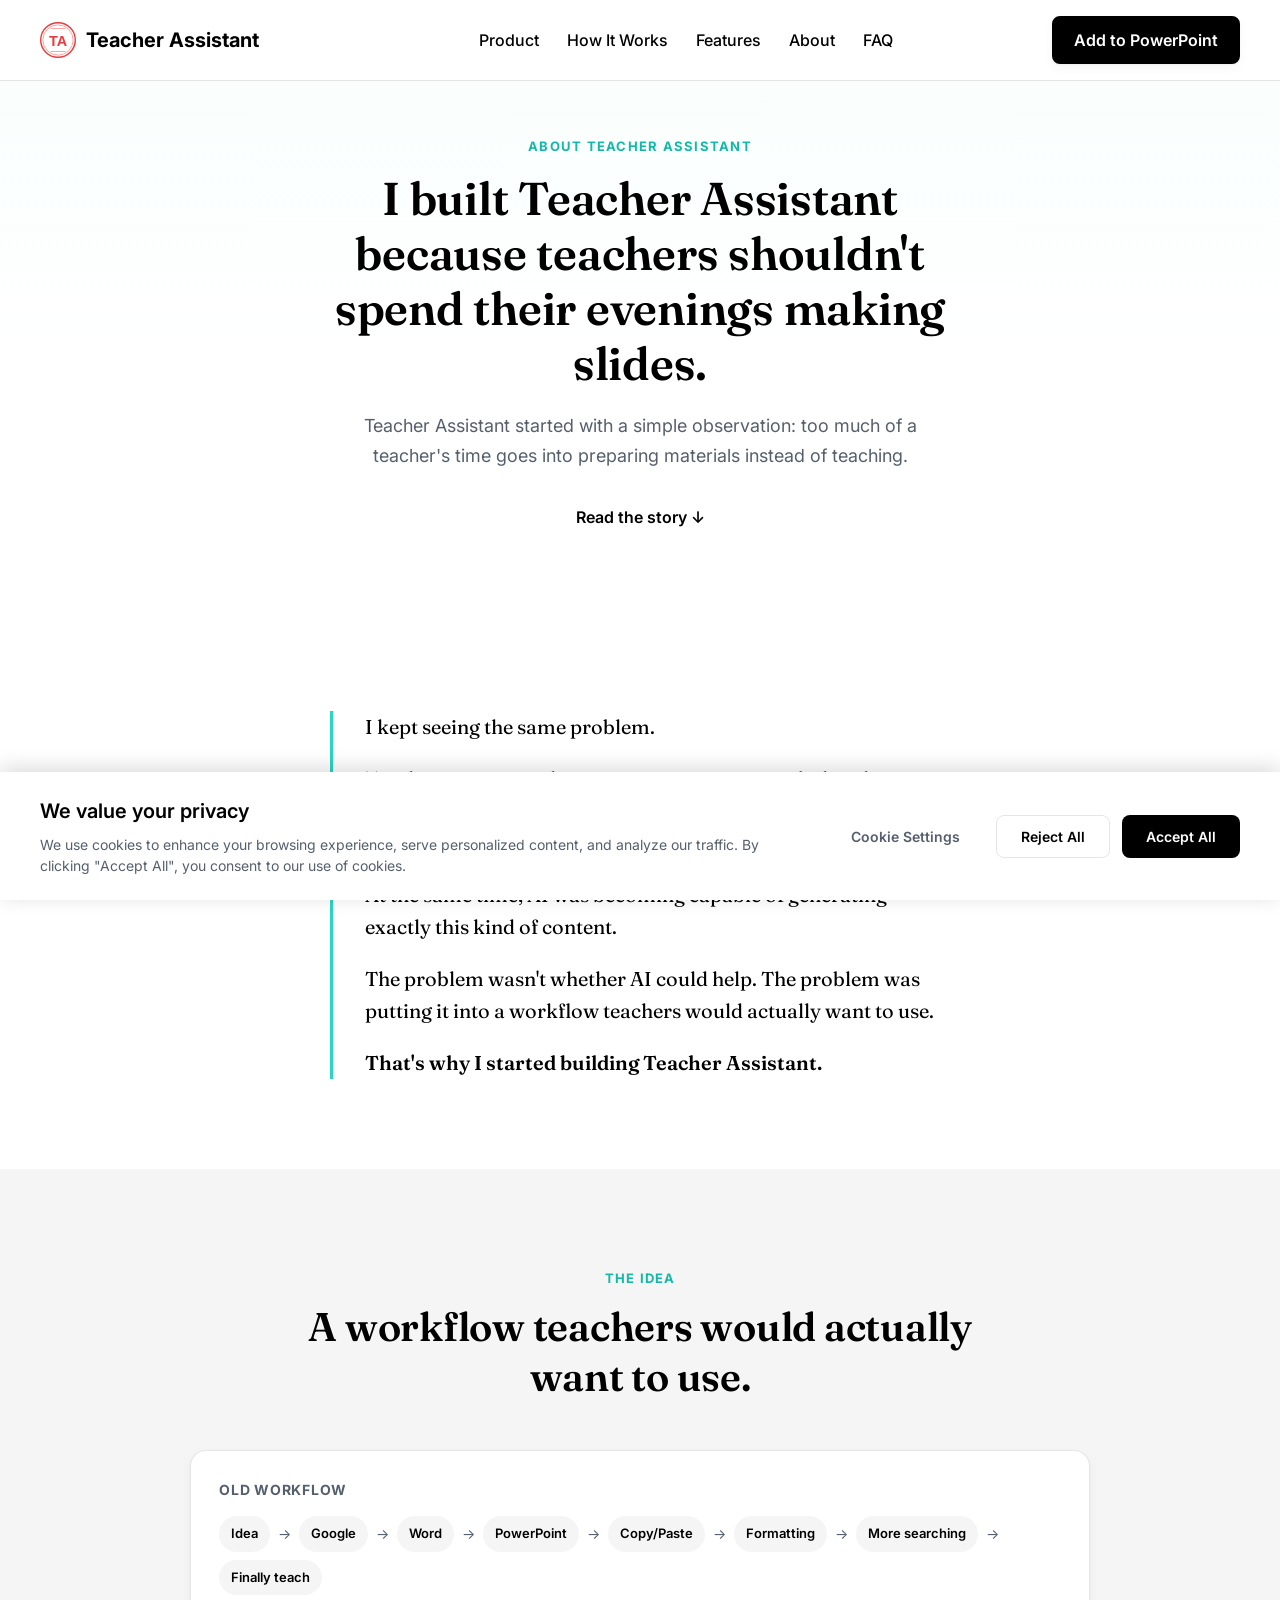
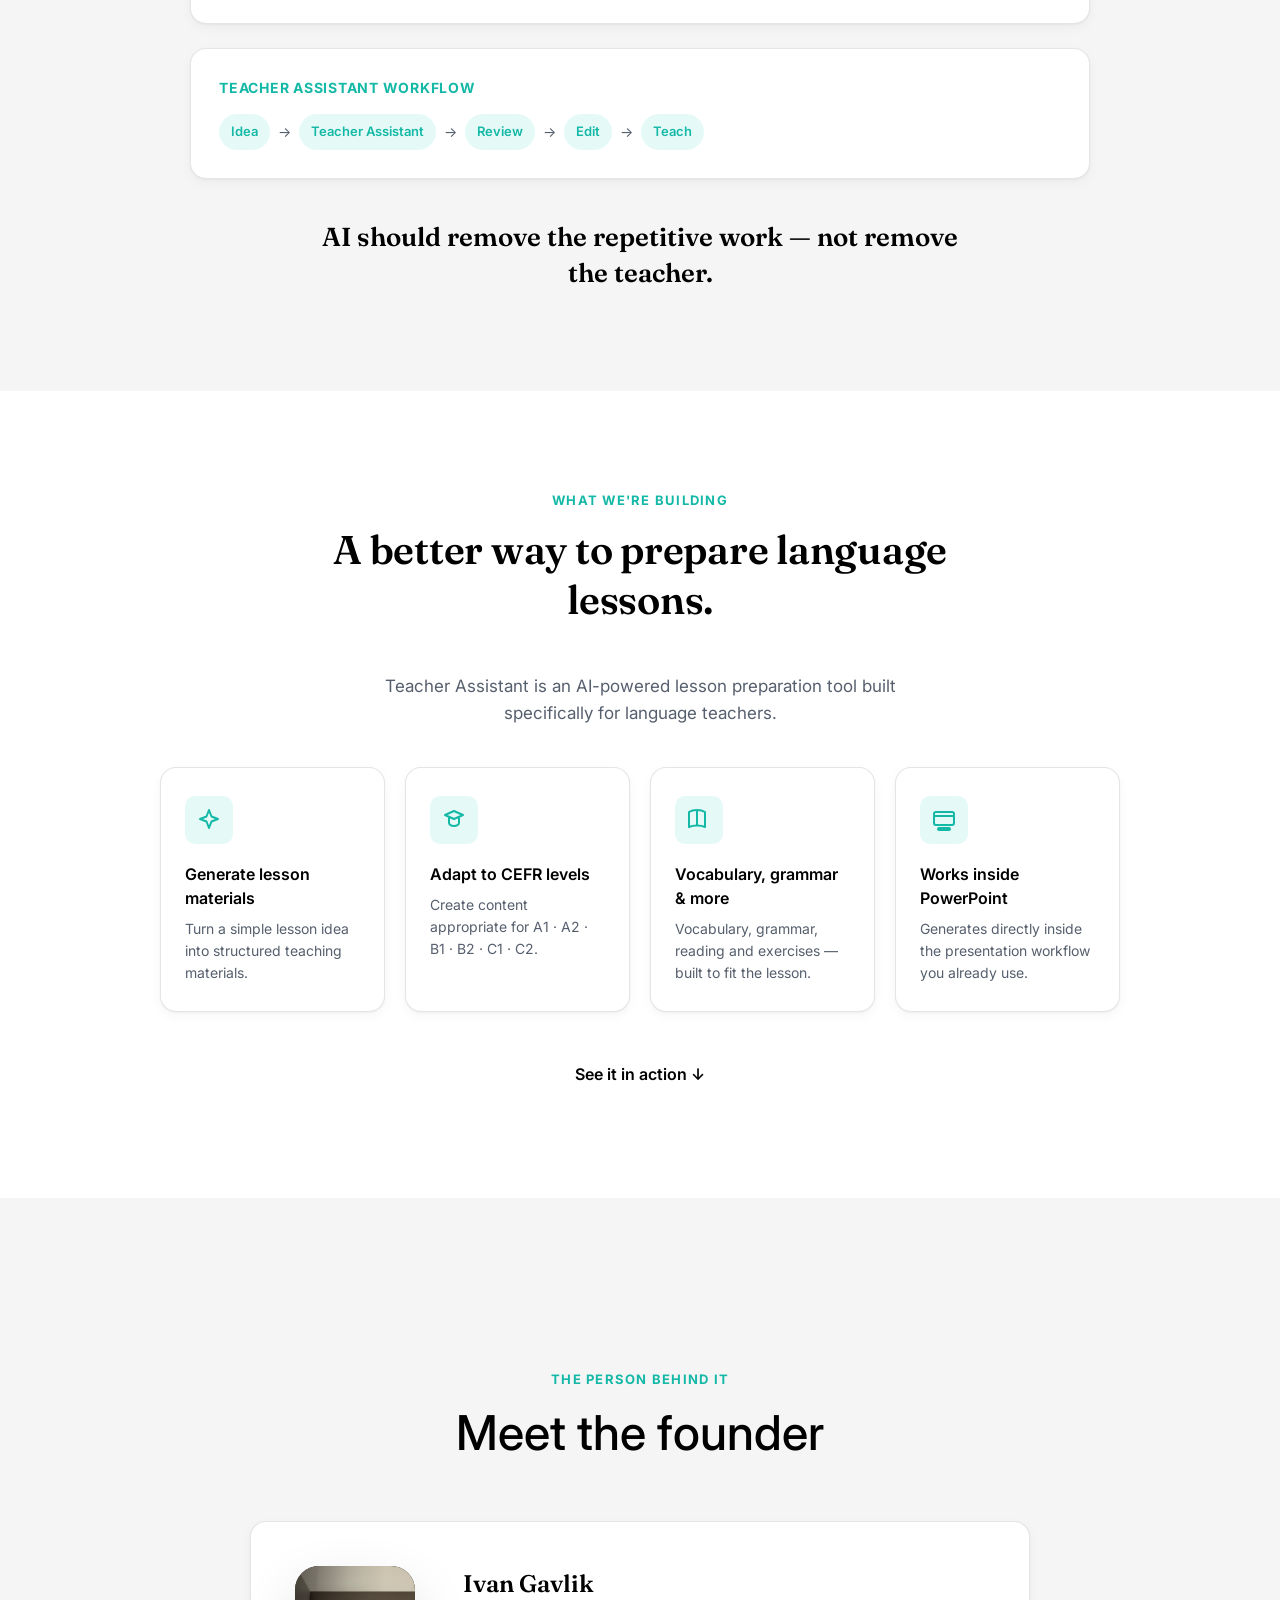
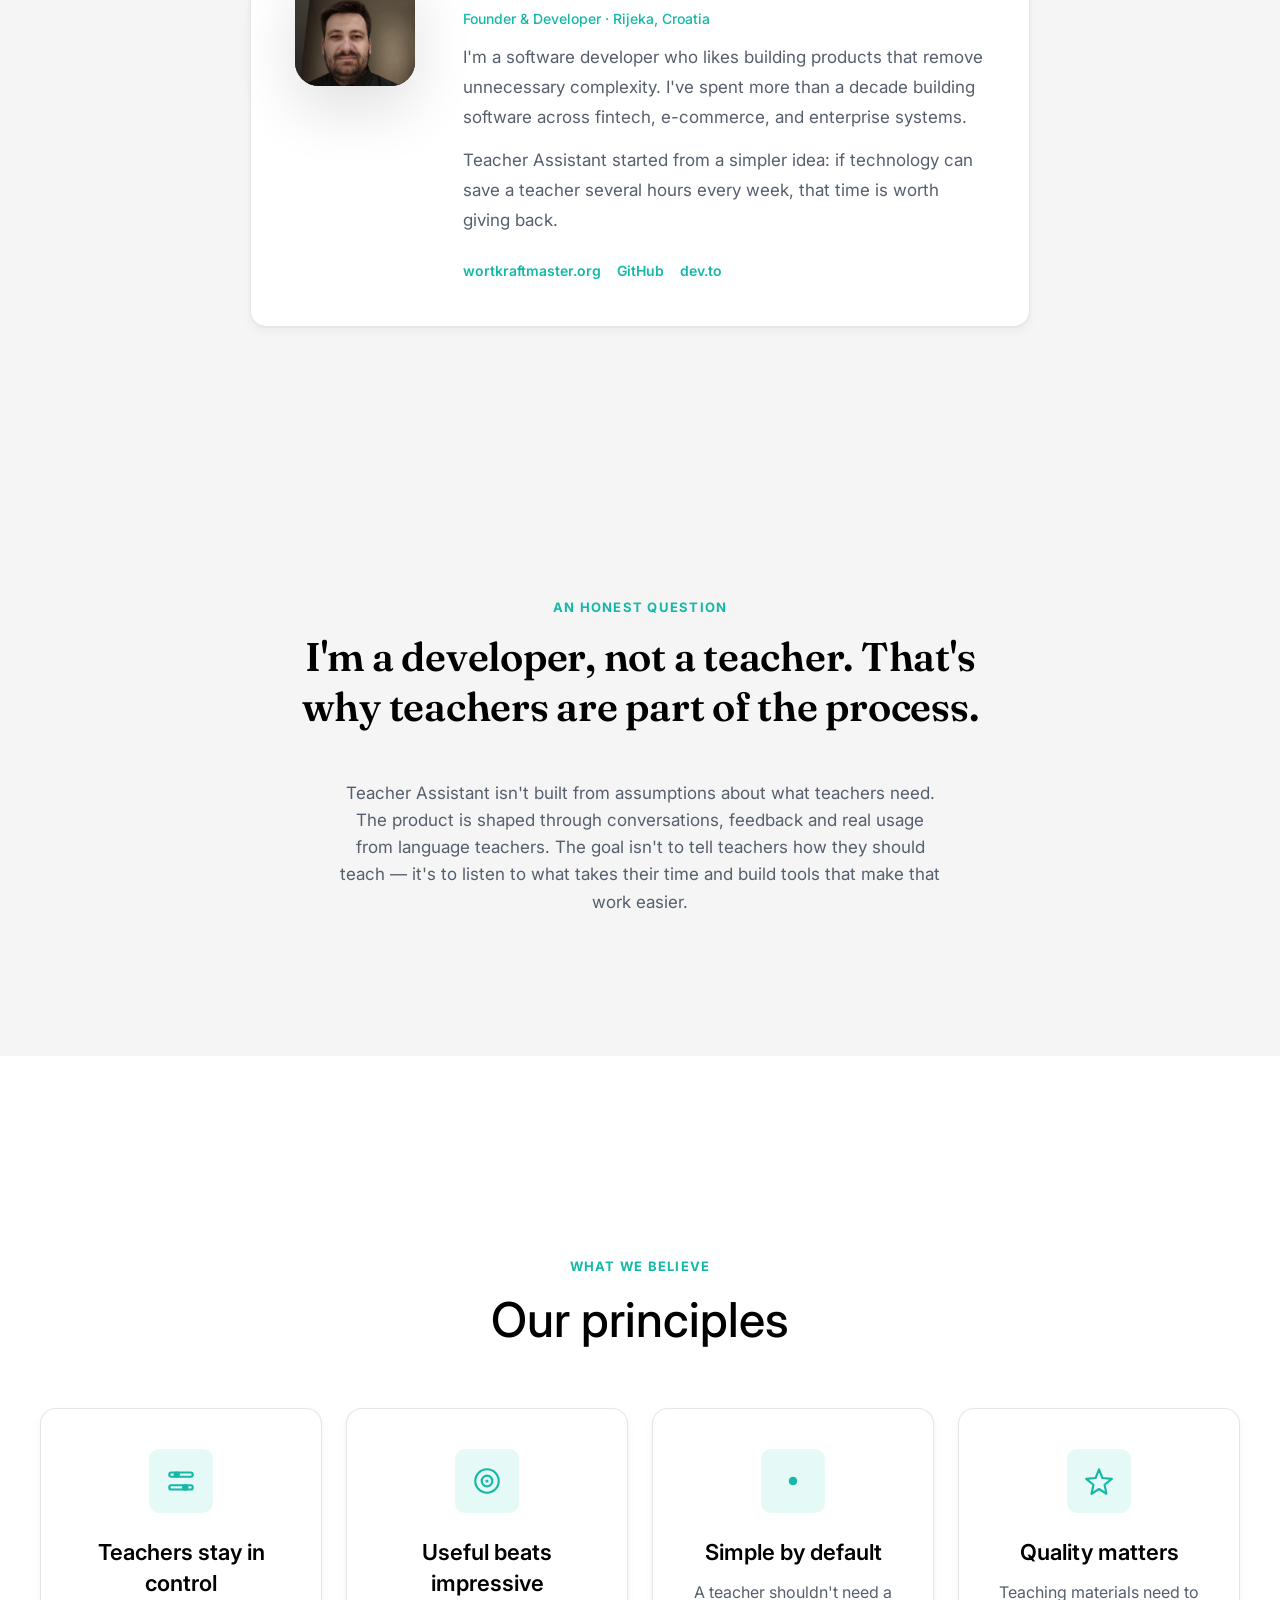
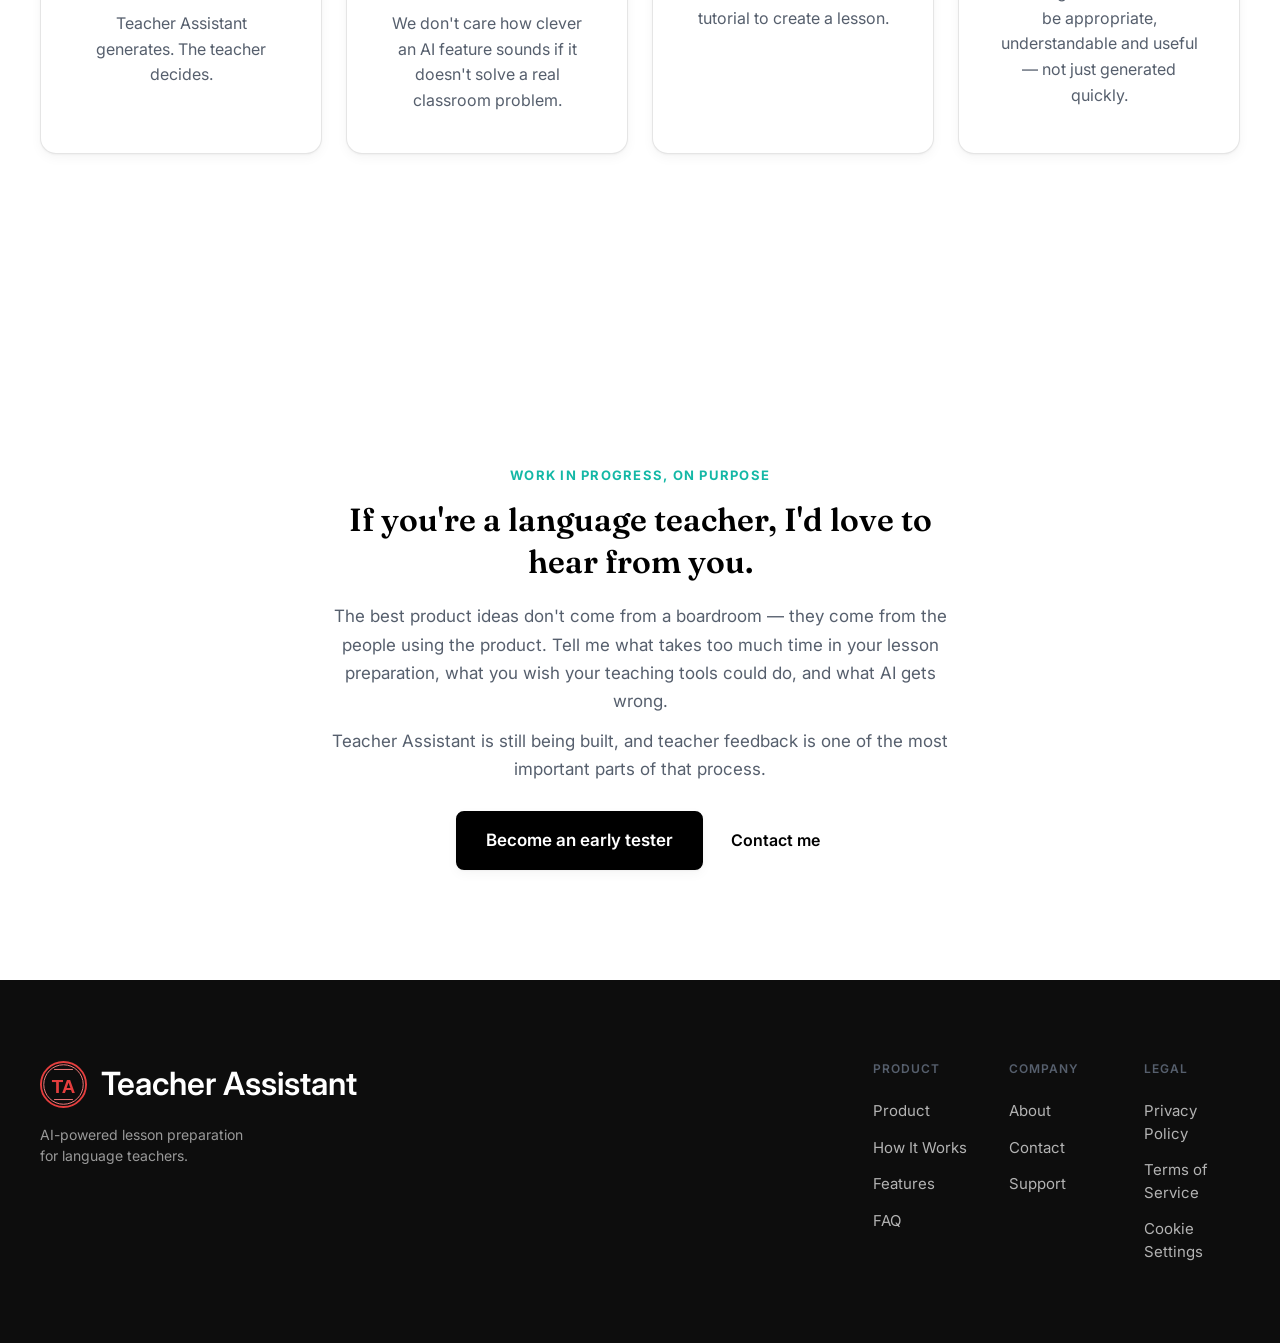
<file: about.html>
<!DOCTYPE html>
<html lang="en">
<head>
    <meta charset="UTF-8">
    <meta name="viewport" content="width=device-width, initial-scale=1.0">
    <title>About — Teacher Assistant</title>
    <meta name="description" content="Meet the founder building Teacher Assistant, an AI-powered PowerPoint add-in that helps language teachers prepare lessons faster.">
    <link rel="icon" type="image/svg+xml" href="assets/favicon.svg">
    <link rel="stylesheet" href="css/styles.css">
    <link rel="stylesheet" href="css/about.css">
    <link rel="preconnect" href="https://fonts.googleapis.com">
    <link rel="preconnect" href="https://fonts.gstatic.com" crossorigin>
    <link href="https://fonts.googleapis.com/css2?family=Fraunces:opsz,wght@9..144,500;9..144,600;9..144,700&family=Inter:wght@400;500;600;700&display=swap" rel="stylesheet">
</head>
<body>
    <!-- Header -->
    <header class="header">
        <div class="header-container">
            <a href="index.html" class="logo">
                <img src="assets/logo-web.svg" alt="Teacher Assistant" class="logo-icon">
                <span class="logo-text">Teacher Assistant</span>
            </a>

            <nav class="main-nav">
                <ul class="nav-list">
                    <li class="nav-item"><a href="index.html#showcase" class="nav-link">Product</a></li>
                    <li class="nav-item"><a href="index.html#how-it-works" class="nav-link">How It Works</a></li>
                    <li class="nav-item"><a href="index.html#features" class="nav-link">Features</a></li>
                    <li class="nav-item"><a href="about.html" class="nav-link">About</a></li>
                    <li class="nav-item"><a href="index.html#faq" class="nav-link">FAQ</a></li>
                </ul>
            </nav>

            <div class="header-actions">
                <a href="https://marketplace.microsoft.com/hr-hr/product/saas/wa200010687?tab=overview" class="btn btn-primary" target="_blank" rel="noopener" data-track="cta_nav">Add to PowerPoint</a>
            </div>

            <button class="mobile-menu-btn" aria-label="Toggle menu">
                <span></span>
                <span></span>
                <span></span>
            </button>
        </div>

        <nav class="mobile-nav" id="mobileNav">
            <a href="index.html#showcase" class="mobile-nav-link">Product</a>
            <a href="index.html#how-it-works" class="mobile-nav-link">How It Works</a>
            <a href="index.html#features" class="mobile-nav-link">Features</a>
            <a href="about.html" class="mobile-nav-link">About</a>
            <a href="index.html#faq" class="mobile-nav-link">FAQ</a>
            <a href="https://marketplace.microsoft.com/hr-hr/product/saas/wa200010687?tab=overview" class="btn btn-primary mobile-nav-cta" target="_blank" rel="noopener" data-track="cta_nav_mobile">Add to PowerPoint</a>
        </nav>
    </header>

    <!-- Hero -->
    <section class="about-hero">
        <div class="about-hero-grid">
            <div class="about-hero-copy">
                <p class="section-eyebrow">About Teacher Assistant</p>
                <h1 class="about-hero-title">I built Teacher Assistant because teachers shouldn't spend their evenings making slides.</h1>
                <p class="about-hero-subtitle">Teacher Assistant started with a simple observation: too much of a teacher's time goes into preparing materials instead of teaching.</p>
                <a href="#story" class="btn btn-text">Read the story ↓</a>
            </div>
        </div>
    </section>

    <!-- Why I Started This -->
    <section class="founder-letter" id="story">
        <div class="founder-letter-container">
            <p>I kept seeing the same problem.</p>
            <p>Teachers were spending evenings creating vocabulary lists, exercises, presentations and other materials — work that was important, but repetitive.</p>
            <p>At the same time, AI was becoming capable of generating exactly this kind of content.</p>
            <p>The problem wasn't whether AI could help. The problem was putting it into a workflow teachers would actually want to use.</p>
            <p class="founder-letter-emphasis">That's why I started building Teacher Assistant.</p>
        </div>
    </section>

    <!-- The Idea: workflow comparison -->
    <section class="workflow">
        <div class="workflow-container">
            <span class="section-eyebrow">The idea</span>
            <h2 class="section-headline">A workflow teachers would actually want to use.</h2>

            <div class="workflow-grid">
                <div class="workflow-card workflow-old">
                    <h3 class="workflow-label">Old workflow</h3>
                    <div class="workflow-chain">
                        <span class="step-chip">Idea</span>
                        <span class="workflow-arrow">→</span>
                        <span class="step-chip">Google</span>
                        <span class="workflow-arrow">→</span>
                        <span class="step-chip">Word</span>
                        <span class="workflow-arrow">→</span>
                        <span class="step-chip">PowerPoint</span>
                        <span class="workflow-arrow">→</span>
                        <span class="step-chip">Copy/Paste</span>
                        <span class="workflow-arrow">→</span>
                        <span class="step-chip">Formatting</span>
                        <span class="workflow-arrow">→</span>
                        <span class="step-chip">More searching</span>
                        <span class="workflow-arrow">→</span>
                        <span class="step-chip">Finally teach</span>
                    </div>
                </div>
                <div class="workflow-card workflow-new">
                    <h3 class="workflow-label">Teacher Assistant workflow</h3>
                    <div class="workflow-chain">
                        <span class="step-chip step-chip-accent">Idea</span>
                        <span class="workflow-arrow">→</span>
                        <span class="step-chip step-chip-accent">Teacher Assistant</span>
                        <span class="workflow-arrow">→</span>
                        <span class="step-chip step-chip-accent">Review</span>
                        <span class="workflow-arrow">→</span>
                        <span class="step-chip step-chip-accent">Edit</span>
                        <span class="workflow-arrow">→</span>
                        <span class="step-chip step-chip-accent">Teach</span>
                    </div>
                </div>
            </div>

            <p class="problem-transition">AI should remove the repetitive work — not remove the teacher.</p>
        </div>
    </section>

    <!-- What We're Building -->
    <section class="about-what">
        <div class="features-container">
            <span class="section-eyebrow">What we're building</span>
            <h2 class="section-headline">A better way to prepare language lessons.</h2>
            <p class="about-lead-paragraph">Teacher Assistant is an AI-powered lesson preparation tool built specifically for language teachers.</p>

            <div class="features-grid features-grid-narrow">
                <div class="feature-card">
                    <div class="feature-icon"><svg width="26" height="26" viewBox="0 0 26 26" fill="none"><path d="M13 3l2.5 6.5L22 12l-6.5 2.5L13 21l-2.5-6.5L4 12l6.5-2.5L13 3z" stroke="currentColor" stroke-width="2" stroke-linejoin="round"/></svg></div>
                    <h3 class="feature-title">Generate lesson materials</h3>
                    <p class="feature-desc">Turn a simple lesson idea into structured teaching materials.</p>
                </div>
                <div class="feature-card">
                    <div class="feature-icon"><svg width="26" height="26" viewBox="0 0 26 26" fill="none"><path d="M4 8l9-4 9 4-9 4-9-4z" stroke="currentColor" stroke-width="2" stroke-linejoin="round"/><path d="M8 11v5c0 1.5 2.2 3 5 3s5-1.5 5-3v-5" stroke="currentColor" stroke-width="2" stroke-linecap="round"/></svg></div>
                    <h3 class="feature-title">Adapt to CEFR levels</h3>
                    <p class="feature-desc">Create content appropriate for A1 · A2 · B1 · B2 · C1 · C2.</p>
                </div>
                <div class="feature-card">
                    <div class="feature-icon"><svg width="26" height="26" viewBox="0 0 26 26" fill="none"><path d="M3 5c0 0 3-2 8-2s8 2 8 2v15c0 0-3-1.5-8-1.5S3 20 3 20V5z" stroke="currentColor" stroke-width="2" stroke-linejoin="round"/><path d="M11 3v15" stroke="currentColor" stroke-width="2"/></svg></div>
                    <h3 class="feature-title">Vocabulary, grammar &amp; more</h3>
                    <p class="feature-desc">Vocabulary, grammar, reading and exercises — built to fit the lesson.</p>
                </div>
                <div class="feature-card">
                    <div class="feature-icon"><svg width="26" height="26" viewBox="0 0 26 26" fill="none"><rect x="3" y="5" width="20" height="13" rx="2" stroke="currentColor" stroke-width="2"/><path d="M3 9h20" stroke="currentColor" stroke-width="2"/><rect x="7" y="21" width="12" height="2" rx="1" stroke="currentColor" stroke-width="2"/></svg></div>
                    <h3 class="feature-title">Works inside PowerPoint</h3>
                    <p class="feature-desc">Generates directly inside the presentation workflow you already use.</p>
                </div>
            </div>

            <p class="about-showcase-link"><a href="index.html#showcase" class="btn btn-text">See it in action ↓</a></p>
        </div>
    </section>

    <!-- Meet the Founder -->
    <section class="systems-section about-team">
        <div class="systems-container">
            <div class="about-section-header">
                <span class="section-eyebrow">The person behind it</span>
                <h2 class="systems-title">Meet the founder</h2>
            </div>
            <div class="about-author">
                <div class="avatar-monogram avatar-monogram-md avatar-photo">
                    <img src="img/IMG_20240814_170048.jpg" alt="Ivan Gavlik, founder of Teacher Assistant">
                </div>
                <div class="about-author-body">
                    <h3 class="about-author-name">Ivan Gavlik</h3>
                    <p class="about-team-role">Founder &amp; Developer · Rijeka, Croatia</p>
                    <p class="about-author-bio">I'm a software developer who likes building products that remove unnecessary complexity. I've spent more than a decade building software across fintech, e-commerce, and enterprise systems.</p>
                    <p class="about-author-bio">Teacher Assistant started from a simpler idea: if technology can save a teacher several hours every week, that time is worth giving back.</p>
                    <div class="about-author-links">
                        <a href="https://wortkraftmaster.org" target="_blank" rel="noopener">wortkraftmaster.org</a>
                        <a href="https://github.com/IvanGavlik/" target="_blank" rel="noopener">GitHub</a>
                        <a href="https://dev.to/ivangavlik" target="_blank" rel="noopener">dev.to</a>
                    </div>
                </div>
            </div>
        </div>
    </section>

    <!-- Why a developer -->
    <section class="about-honesty">
        <div class="about-honesty-container">
            <span class="section-eyebrow">An honest question</span>
            <h2 class="section-headline">I'm a developer, not a teacher. That's why teachers are part of the process.</h2>
            <p class="about-lead-paragraph">Teacher Assistant isn't built from assumptions about what teachers need. The product is shaped through conversations, feedback and real usage from language teachers. The goal isn't to tell teachers how they should teach — it's to listen to what takes their time and build tools that make that work easier.</p>
        </div>
    </section>

    <!-- Our Principles -->
    <section class="systems-section about-values">
        <div class="systems-container">
            <div class="about-section-header">
                <span class="section-eyebrow">What we believe</span>
                <h2 class="systems-title">Our principles</h2>
            </div>
            <div class="systems-cards systems-cards-4">
                <div class="system-card">
                    <div class="system-card-icon">
                        <svg width="30" height="30" viewBox="0 0 30 30" fill="none"><rect x="4" y="7" width="22" height="4" rx="2" stroke="currentColor" stroke-width="2"/><circle cx="11" cy="9" r="3" fill="currentColor"/><rect x="4" y="19" width="22" height="4" rx="2" stroke="currentColor" stroke-width="2"/><circle cx="19" cy="21" r="3" fill="currentColor"/></svg>
                    </div>
                    <h3 class="system-card-title">Teachers stay in control</h3>
                    <p class="system-card-desc">Teacher Assistant generates. The teacher decides.</p>
                </div>
                <div class="system-card">
                    <div class="system-card-icon">
                        <svg width="30" height="30" viewBox="0 0 30 30" fill="none"><circle cx="15" cy="15" r="11" stroke="currentColor" stroke-width="2"/><circle cx="15" cy="15" r="5" stroke="currentColor" stroke-width="2"/><circle cx="15" cy="15" r="1.5" fill="currentColor"/></svg>
                    </div>
                    <h3 class="system-card-title">Useful beats impressive</h3>
                    <p class="system-card-desc">We don't care how clever an AI feature sounds if it doesn't solve a real classroom problem.</p>
                </div>
                <div class="system-card">
                    <div class="system-card-icon">
                        <svg width="30" height="30" viewBox="0 0 30 30" fill="none"><circle cx="15" cy="15" r="4" fill="currentColor"/></svg>
                    </div>
                    <h3 class="system-card-title">Simple by default</h3>
                    <p class="system-card-desc">A teacher shouldn't need a tutorial to create a lesson.</p>
                </div>
                <div class="system-card">
                    <div class="system-card-icon">
                        <svg width="30" height="30" viewBox="0 0 30 30" fill="none"><path d="M15 4l3.2 8.2L27 13l-6.8 5.5L22 27l-7-4.5L8 27l1.8-8.5L3 13l8.8-0.8L15 4z" stroke="currentColor" stroke-width="2" stroke-linejoin="round"/></svg>
                    </div>
                    <h3 class="system-card-title">Quality matters</h3>
                    <p class="system-card-desc">Teaching materials need to be appropriate, understandable and useful — not just generated quickly.</p>
                </div>
            </div>
        </div>
    </section>

    <!-- Closing: building with teachers -->
    <section class="about-closing">
        <div class="about-closing-container">
            <span class="section-eyebrow">Work in progress, on purpose</span>
            <h2 class="about-closing-headline">If you're a language teacher, I'd love to hear from you.</h2>
            <p class="about-closing-text">The best product ideas don't come from a boardroom — they come from the people using the product. Tell me what takes too much time in your lesson preparation, what you wish your teaching tools could do, and what AI gets wrong.</p>
            <p class="about-closing-text">Teacher Assistant is still being built, and teacher feedback is one of the most important parts of that process.</p>
            <div class="about-closing-cta">
                <a href="#" class="btn btn-primary btn-large" data-open-trial data-track="cta_about_closing">Become an early tester</a>
                <a href="contact.html" class="btn btn-text">Contact me</a>
            </div>
        </div>
    </section>

    <!-- Footer -->
    <footer class="footer">
        <div class="footer-container">
            <div class="footer-brand">
                <a href="index.html" class="footer-logo">
                    <img src="assets/logo-web.svg" alt="TA" class="logo-icon">
                    Teacher Assistant
                </a>
                <p class="footer-tagline">AI-powered lesson preparation for language teachers.</p>
            </div>

            <div class="footer-links">
                <div class="footer-column">
                    <h4 class="footer-heading">Product</h4>
                    <ul class="footer-list">
                        <li><a href="index.html#showcase">Product</a></li>
                        <li><a href="index.html#how-it-works">How It Works</a></li>
                        <li><a href="index.html#features">Features</a></li>
                        <li><a href="index.html#faq">FAQ</a></li>
                    </ul>
                </div>
                <div class="footer-column">
                    <h4 class="footer-heading">Company</h4>
                    <ul class="footer-list">
                        <li><a href="about.html">About</a></li>
                        <li><a href="contact.html">Contact</a></li>
                        <li><a href="support.html">Support</a></li>
                    </ul>
                </div>
                <div class="footer-column">
                    <h4 class="footer-heading">Legal</h4>
                    <ul class="footer-list">
                        <li><a href="privacy-policy.html">Privacy Policy</a></li>
                        <li><a href="legal-notice.html">Terms of Service</a></li>
                        <li><a href="#" id="footerCookieSettings">Cookie Settings</a></li>
                    </ul>
                </div>
            </div>
        </div>
    </footer>

    <!-- Cookie Consent Banner -->
    <div class="cookie-banner" id="cookieBanner">
        <div class="cookie-content">
            <div class="cookie-text">
                <h3 class="cookie-title">We value your privacy</h3>
                <p class="cookie-description">We use cookies to enhance your browsing experience, serve personalized content, and analyze our traffic. By clicking "Accept All", you consent to our use of cookies.</p>
            </div>
            <div class="cookie-actions">
                <button class="cookie-btn cookie-btn-settings" id="cookieSettings">Cookie Settings</button>
                <button class="cookie-btn cookie-btn-reject" id="cookieReject">Reject All</button>
                <button class="cookie-btn cookie-btn-accept" id="cookieAccept">Accept All</button>
            </div>
        </div>
    </div>

    <!-- Cookie Settings Modal -->
    <div class="cookie-modal" id="cookieModal">
        <div class="cookie-modal-content">
            <div class="cookie-modal-header">
                <h3>Cookie Settings</h3>
                <button class="cookie-modal-close" id="cookieModalClose">&times;</button>
            </div>
            <div class="cookie-modal-body">
                <div class="cookie-option">
                    <div class="cookie-option-info">
                        <h4>Essential Cookies</h4>
                        <p>These cookies are necessary for the website to function and cannot be switched off.</p>
                    </div>
                    <label class="cookie-toggle">
                        <input type="checkbox" checked disabled>
                        <span class="cookie-toggle-slider always-on"></span>
                    </label>
                </div>
                <div class="cookie-option">
                    <div class="cookie-option-info">
                        <h4>Analytics Cookies</h4>
                        <p>These cookies help us understand how visitors interact with our website.</p>
                    </div>
                    <label class="cookie-toggle">
                        <input type="checkbox" id="analyticsCookies">
                        <span class="cookie-toggle-slider"></span>
                    </label>
                </div>
                <div class="cookie-option">
                    <div class="cookie-option-info">
                        <h4>Marketing Cookies</h4>
                        <p>These cookies are used to deliver personalized advertisements.</p>
                    </div>
                    <label class="cookie-toggle">
                        <input type="checkbox" id="marketingCookies">
                        <span class="cookie-toggle-slider"></span>
                    </label>
                </div>
            </div>
            <div class="cookie-modal-footer">
                <button class="cookie-btn cookie-btn-reject" id="cookieModalReject">Reject All</button>
                <button class="cookie-btn cookie-btn-accept" id="cookieModalSave">Save Preferences</button>
            </div>
        </div>
    </div>

    <!-- Trial Signup Modal -->
    <div class="trial-modal" id="trialModal">
        <div class="trial-modal-content">
            <button class="trial-modal-close" id="trialModalClose">&times;</button>

            <p class="trial-eyebrow">Free during early access &middot; No credit card required</p>
            <h2 class="trial-title">Get early access</h2>

            <div id="trialFormWrap">
                <form class="trial-form" id="trialForm" novalidate>
                    <div class="trial-form-row">
                        <div class="trial-field">
                            <label for="trialName">First name</label>
                            <input type="text" id="trialName" placeholder="Sarah" autocomplete="given-name">
                            <span class="trial-field-error" id="trial-err-name"></span>
                        </div>
                        <div class="trial-field">
                            <label for="trialEmail">Email</label>
                            <input type="email" id="trialEmail" placeholder="sarah@school.com" autocomplete="email">
                            <span class="trial-field-error" id="trial-err-email"></span>
                        </div>
                    </div>
                    <div class="trial-field">
                        <label for="trialLanguage">What language do you teach? <span class="trial-optional">(optional)</span></label>
                        <select id="trialLanguage">
                            <option value="">Select a language</option>
                            <option value="English">English</option>
                            <option value="German">German</option>
                            <option value="Spanish">Spanish</option>
                            <option value="French">French</option>
                            <option value="Italian">Italian</option>
                            <option value="Other">Other</option>
                        </select>
                    </div>
                    <ul class="trial-trust">
                        <li>
                            <svg width="16" height="16" viewBox="0 0 16 16" fill="none">
                                <circle cx="8" cy="8" r="7" fill="#2DD4BF" fill-opacity="0.15"/>
                                <path d="M4.5 8.5L6.5 10.5L11.5 5.5" stroke="#2DD4BF" stroke-width="1.5" stroke-linecap="round" stroke-linejoin="round"/>
                            </svg>
                            Works in PowerPoint
                        </li>
                        <li>
                            <svg width="16" height="16" viewBox="0 0 16 16" fill="none">
                                <circle cx="8" cy="8" r="7" fill="#2DD4BF" fill-opacity="0.15"/>
                                <path d="M4.5 8.5L6.5 10.5L11.5 5.5" stroke="#2DD4BF" stroke-width="1.5" stroke-linecap="round" stroke-linejoin="round"/>
                            </svg>
                            A1–C2, multiple languages supported
                        </li>
                        <li>
                            <svg width="16" height="16" viewBox="0 0 16 16" fill="none">
                                <circle cx="8" cy="8" r="7" fill="#2DD4BF" fill-opacity="0.15"/>
                                <path d="M4.5 8.5L6.5 10.5L11.5 5.5" stroke="#2DD4BF" stroke-width="1.5" stroke-linecap="round" stroke-linejoin="round"/>
                            </svg>
                            Built for language teachers
                        </li>
                    </ul>
                    <p class="trial-form-error" id="trialFormError" hidden></p>
                    <button type="submit" class="btn btn-primary trial-submit">Get early access</button>
                </form>

                <p class="trial-next-step">We'll send you the add-in install link — takes 2 minutes to set up.</p>
            </div>

            <div class="trial-success" id="trialSuccess" hidden>
                <div class="trial-success-icon">
                    <svg width="48" height="48" viewBox="0 0 48 48" fill="none">
                        <circle cx="24" cy="24" r="24" fill="#2DD4BF" fill-opacity="0.12"/>
                        <circle cx="24" cy="24" r="16" fill="#2DD4BF"/>
                        <path d="M17 24.5L21.5 29L31 19" stroke="white" stroke-width="2.5" stroke-linecap="round" stroke-linejoin="round"/>
                    </svg>
                </div>
                <h3 class="trial-success-title">You're in! Check your inbox.</h3>
                <p class="trial-success-text">We've sent the install link to <strong id="trialSuccessEmail"></strong>. It takes about 2 minutes to set up.</p>

                <div class="trial-survey" id="trialSurvey">
                    <p class="trial-survey-intro">Quick question (20 seconds, optional) — helps us build the right thing:</p>

                    <div class="trial-survey-step" data-survey-step="level">
                        <p class="trial-survey-question">What level do you teach most often?</p>
                        <div class="trial-survey-chips" data-survey-field="level">
                            <button type="button" class="trial-chip">A1</button>
                            <button type="button" class="trial-chip">A2</button>
                            <button type="button" class="trial-chip">B1</button>
                            <button type="button" class="trial-chip">B2</button>
                            <button type="button" class="trial-chip">C1</button>
                            <button type="button" class="trial-chip">C2</button>
                            <button type="button" class="trial-chip">Multiple levels</button>
                        </div>
                    </div>

                    <div class="trial-survey-step" data-survey-step="prep-time" hidden>
                        <p class="trial-survey-question">How much time do you spend preparing lessons each week?</p>
                        <div class="trial-survey-chips" data-survey-field="prep-time">
                            <button type="button" class="trial-chip">Less than 2 hours</button>
                            <button type="button" class="trial-chip">2–5 hours</button>
                            <button type="button" class="trial-chip">5–10 hours</button>
                            <button type="button" class="trial-chip">More than 10 hours</button>
                        </div>
                    </div>

                    <div class="trial-survey-step" data-survey-step="wants" hidden>
                        <p class="trial-survey-question">What would you most like Teacher Assistant to help you create?</p>
                        <div class="trial-survey-chips" data-survey-field="wants">
                            <button type="button" class="trial-chip">Complete lessons</button>
                            <button type="button" class="trial-chip">Vocabulary</button>
                            <button type="button" class="trial-chip">Grammar</button>
                            <button type="button" class="trial-chip">Exercises</button>
                            <button type="button" class="trial-chip">Quizzes</button>
                            <button type="button" class="trial-chip">Speaking activities</button>
                            <button type="button" class="trial-chip">Reading activities</button>
                            <button type="button" class="trial-chip">Homework</button>
                        </div>
                    </div>

                    <p class="trial-survey-thanks" id="trialSurveyThanks" hidden>Thanks — that really helps.</p>
                    <button type="button" class="trial-survey-skip" id="trialSurveySkip">Skip</button>
                </div>

                <button class="trial-success-reset" id="trialReset">Send to a different email</button>
            </div>
        </div>
    </div>

    <script src="js/main.js" defer></script>
</body>
</html>
</file>
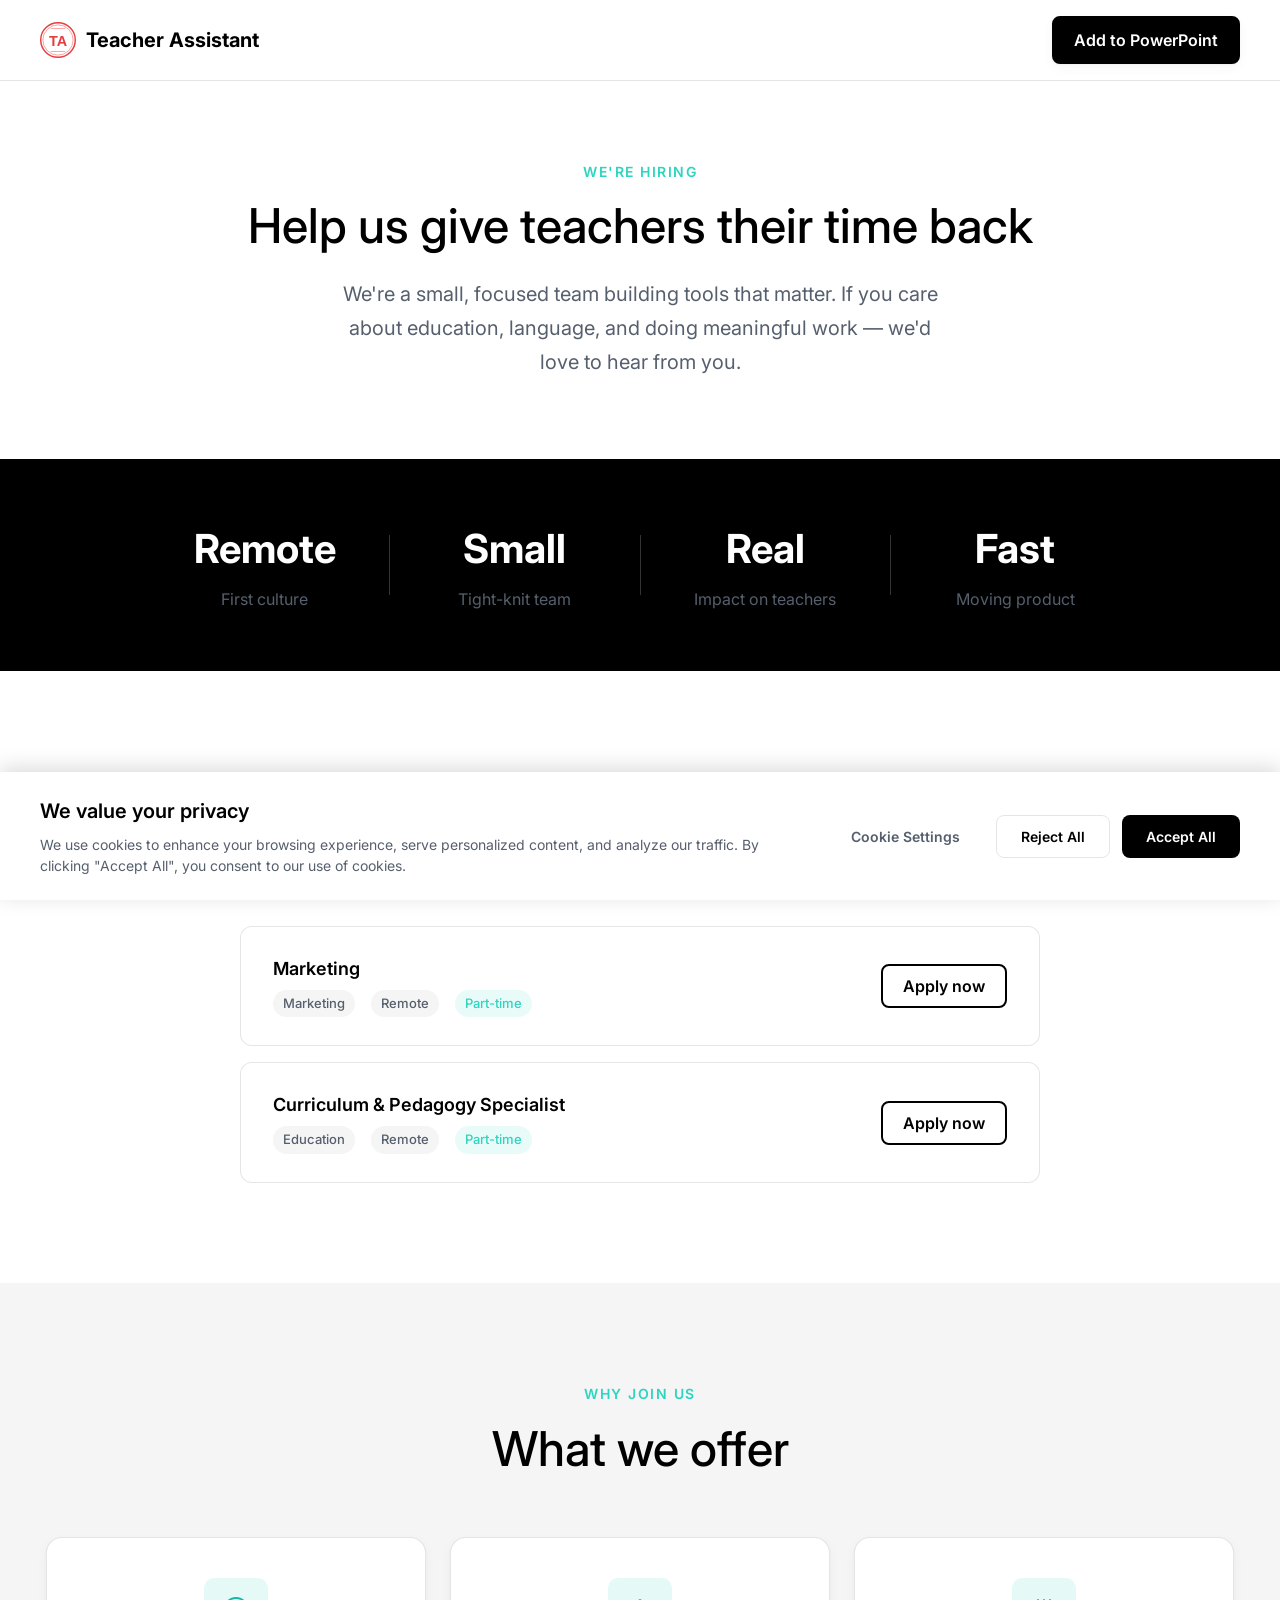
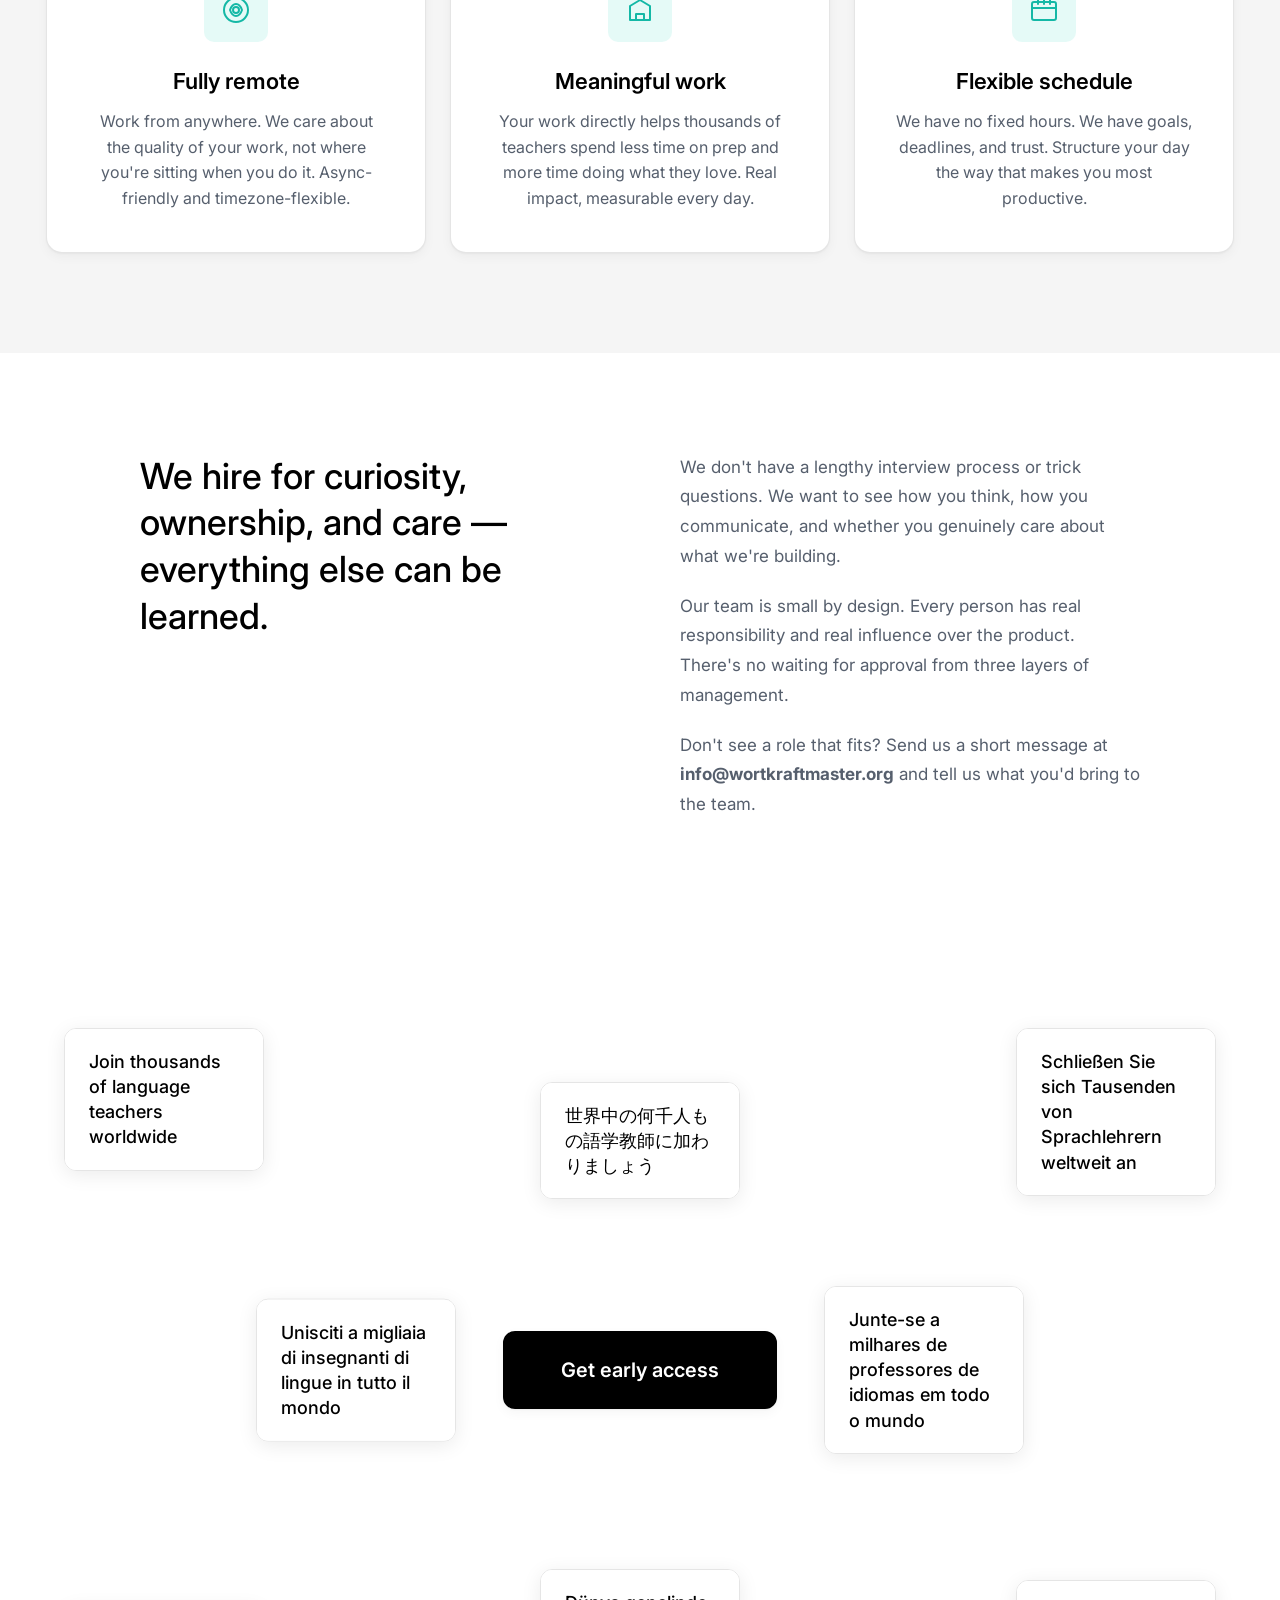
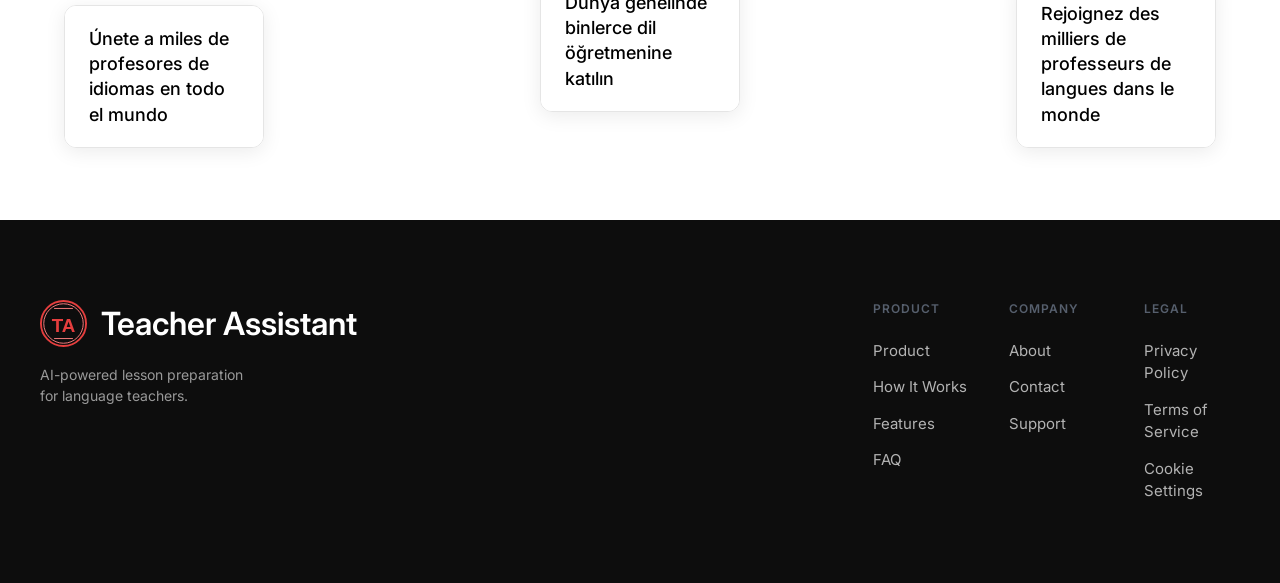
<file: careers.html>
<!DOCTYPE html>
<html lang="en">
<head>
    <meta charset="UTF-8">
    <meta name="viewport" content="width=device-width, initial-scale=1.0">
    <title>Careers — Teacher Assistant</title>
    <link rel="icon" type="image/svg+xml" href="assets/favicon.svg">
    <link rel="stylesheet" href="css/styles.css">
    <link rel="stylesheet" href="css/careers.css">
    <link rel="preconnect" href="https://fonts.googleapis.com">
    <link rel="preconnect" href="https://fonts.gstatic.com" crossorigin>
    <link href="https://fonts.googleapis.com/css2?family=Inter:wght@400;500;600;700&display=swap" rel="stylesheet">
</head>
<body>
    <!-- Header -->
    <header class="header">
        <div class="header-container">
            <a href="index.html" class="logo">
                <img src="assets/logo-web.svg" alt="TA" class="logo-icon">
                <span class="logo-text">Teacher Assistant</span>
            </a>
            <div class="header-actions">
                <a href="https://marketplace.microsoft.com/hr-hr/product/saas/wa200010687?tab=overview" class="btn btn-primary" target="_blank" rel="noopener">Add to PowerPoint</a>
            </div>
            <button class="mobile-menu-btn" aria-label="Toggle menu">
                <span></span>
                <span></span>
                <span></span>
            </button>
        </div>
    </header>

    <!-- Careers Hero -->
    <section class="careers-hero">
        <div class="careers-hero-container">
            <p class="careers-eyebrow">We're hiring</p>
            <h1 class="careers-hero-title">Help us give teachers their time back</h1>
            <p class="careers-hero-subtitle">We're a small, focused team building tools that matter. If you care about education, language, and doing meaningful work — we'd love to hear from you.</p>
        </div>
    </section>

    <!-- Stats Section -->
    <section class="stats-section">
        <div class="stats-container">
            <div class="stat-item">
                <span class="stat-number">Remote</span>
                <span class="stat-label">First culture</span>
            </div>
            <div class="stat-divider"></div>
            <div class="stat-item">
                <span class="stat-number">Small</span>
                <span class="stat-label">Tight-knit team</span>
            </div>
            <div class="stat-divider"></div>
            <div class="stat-item">
                <span class="stat-number">Real</span>
                <span class="stat-label">Impact on teachers</span>
            </div>
            <div class="stat-divider"></div>
            <div class="stat-item">
                <span class="stat-number">Fast</span>
                <span class="stat-label">Moving product</span>
            </div>
        </div>
    </section>

    <!-- Open Positions -->
    <section class="careers-positions">
        <div class="careers-section-header">
            <p class="careers-eyebrow">Open roles</p>
            <h2 class="systems-title">Current openings</h2>
        </div>

        <div class="positions-list">

            <!-- Position 1: Marketing -->
            <div class="position-item">
                <div class="position-card" id="card-1">
                    <div class="position-info">
                        <span class="position-title">Marketing</span>
                        <div class="position-meta">
                            <span class="position-tag">Marketing</span>
                            <span class="position-tag">Remote</span>
                            <span class="position-tag tag-teal">Part-time</span>
                        </div>
                    </div>
                    <div class="position-apply">
                        <button class="btn btn-outline position-toggle-btn" data-drawer="drawer-1" data-card="card-1">Apply now</button>
                    </div>
                </div>
                <div class="position-drawer" id="drawer-1">
                    <div class="position-drawer-section">
                        <h4>About Teacher Assistant</h4>
                        <p>Teacher Assistant is an AI-powered tool that generates CEFR-aligned lesson materials for language teachers in seconds — vocabulary lists, grammar explanations, reading passages, and exercises. We're a small, focused team and we're looking for someone to help us reach more teachers and tell our story.</p>
                    </div>
                    <div class="position-drawer-section">
                        <h4>What we're looking for</h4>
                        <ul>
                            <li>Experience in content marketing, social media, or growth</li>
                            <li>Strong written English and a clear, direct communication style</li>
                            <li>Genuine interest in education or EdTech</li>
                            <li>Self-directed — able to set priorities and execute without hand-holding</li>
                            <li>Bonus: experience marketing to teachers or in B2B SaaS</li>
                        </ul>
                    </div>
                    <div class="position-drawer-section">
                        <h4>How to apply</h4>
                        <p>Send a short email to <a href="mailto:info@wortkraftmaster.org">info@wortkraftmaster.org</a> with the subject line <strong>Marketing — [Your name]</strong>. Tell us who you are, what you've worked on, and why this role interests you. No CV required, but feel free to include one.</p>
                    </div>
                </div>
            </div>

            <!-- Position 2: Curriculum & Pedagogy Specialist -->
            <div class="position-item">
                <div class="position-card" id="card-2">
                    <div class="position-info">
                        <span class="position-title">Curriculum &amp; Pedagogy Specialist</span>
                        <div class="position-meta">
                            <span class="position-tag">Education</span>
                            <span class="position-tag">Remote</span>
                            <span class="position-tag tag-teal">Part-time</span>
                        </div>
                    </div>
                    <div class="position-apply">
                        <button class="btn btn-outline position-toggle-btn" data-drawer="drawer-2" data-card="card-2">Apply now</button>
                    </div>
                </div>
                <div class="position-drawer" id="drawer-2">
                    <div class="position-drawer-section">
                        <h4>About Teacher Assistant</h4>
                        <p>Teacher Assistant generates vocabulary lists, grammar explanations, reading passages, and exercises — all CEFR-aligned — for language teachers in seconds. We need someone who deeply understands language teaching to make sure every piece of content is pedagogically sound and genuinely useful in the classroom.</p>
                    </div>
                    <div class="position-drawer-section">
                        <h4>What we're looking for</h4>
                        <ul>
                            <li>Background in language teaching, linguistics, or curriculum design</li>
                            <li>Solid understanding of the CEFR framework (A1–C2)</li>
                            <li>Ability to evaluate AI-generated content for accuracy and pedagogical quality</li>
                            <li>Clear communicator who can translate classroom experience into product feedback</li>
                            <li>Bonus: experience with multiple target languages</li>
                        </ul>
                    </div>
                    <div class="position-drawer-section">
                        <h4>How to apply</h4>
                        <p>Send an email to <a href="mailto:info@wortkraftmaster.org">info@wortkraftmaster.org</a> with the subject line <strong>Pedagogy — [Your name]</strong>. Tell us about your teaching background and what good language learning materials look like to you.</p>
                    </div>
                </div>
            </div>

        </div>
    </section>

    <!-- Perks Section -->
    <section class="systems-section careers-perks">
        <div class="systems-container">
            <div class="careers-section-header">
                <p class="careers-eyebrow">Why join us</p>
                <h2 class="systems-title">What we offer</h2>
            </div>
            <div class="systems-cards">
                <!-- Perk 1 -->
                <div class="system-card">
                    <div class="system-card-icon">
                        <svg width="32" height="32" viewBox="0 0 32 32" fill="none">
                            <circle cx="16" cy="16" r="12" stroke="currentColor" stroke-width="2"/>
                            <path d="M10 16C10 16 12 10 16 10C20 10 22 16 22 16C22 16 20 22 16 22C12 22 10 16 10 16Z" stroke="currentColor" stroke-width="2" stroke-linecap="round" stroke-linejoin="round"/>
                            <circle cx="16" cy="16" r="3" stroke="currentColor" stroke-width="2"/>
                        </svg>
                    </div>
                    <h3 class="system-card-title">Fully remote</h3>
                    <p class="system-card-desc">Work from anywhere. We care about the quality of your work, not where you're sitting when you do it. Async-friendly and timezone-flexible.</p>
                </div>

                <!-- Perk 2 -->
                <div class="system-card">
                    <div class="system-card-icon">
                        <svg width="32" height="32" viewBox="0 0 32 32" fill="none">
                            <path d="M6 26V12L16 6L26 12V26H6Z" stroke="currentColor" stroke-width="2" stroke-linecap="round" stroke-linejoin="round"/>
                            <path d="M12 26V20H20V26" stroke="currentColor" stroke-width="2" stroke-linecap="round" stroke-linejoin="round"/>
                        </svg>
                    </div>
                    <h3 class="system-card-title">Meaningful work</h3>
                    <p class="system-card-desc">Your work directly helps thousands of teachers spend less time on prep and more time doing what they love. Real impact, measurable every day.</p>
                </div>

                <!-- Perk 3 -->
                <div class="system-card">
                    <div class="system-card-icon">
                        <svg width="32" height="32" viewBox="0 0 32 32" fill="none">
                            <rect x="4" y="8" width="24" height="18" rx="2" stroke="currentColor" stroke-width="2"/>
                            <path d="M4 14H28" stroke="currentColor" stroke-width="2"/>
                            <path d="M16 6V10" stroke="currentColor" stroke-width="2" stroke-linecap="round"/>
                            <path d="M10 6V10" stroke="currentColor" stroke-width="2" stroke-linecap="round"/>
                            <path d="M22 6V10" stroke="currentColor" stroke-width="2" stroke-linecap="round"/>
                        </svg>
                    </div>
                    <h3 class="system-card-title">Flexible schedule</h3>
                    <p class="system-card-desc">We have no fixed hours. We have goals, deadlines, and trust. Structure your day the way that makes you most productive.</p>
                </div>
            </div>
        </div>
    </section>

    <!-- Culture Section -->
    <section class="careers-culture">
        <div class="careers-culture-grid">
            <div class="careers-culture-quote">
                <h2>We hire for curiosity, ownership, and care — everything else can be learned.</h2>
            </div>
            <div class="careers-culture-text">
                <p>We don't have a lengthy interview process or trick questions. We want to see how you think, how you communicate, and whether you genuinely care about what we're building.</p>
                <p>Our team is small by design. Every person has real responsibility and real influence over the product. There's no waiting for approval from three layers of management.</p>
                <p>Don't see a role that fits? Send us a short message at <strong>info@wortkraftmaster.org</strong> and tell us what you'd bring to the team.</p>
            </div>
        </div>
    </section>

    <!-- CTA Section -->
    <section class="languages-section">
        <div class="languages-background">
            <div class="lang-box lang-box-1">
                <p>Join thousands of language teachers worldwide</p>
            </div>
            <div class="lang-box lang-box-2">
                <p>Schließen Sie sich Tausenden von Sprachlehrern weltweit an</p>
            </div>
            <div class="lang-box lang-box-3">
                <p>Únete a miles de profesores de idiomas en todo el mundo</p>
            </div>
            <div class="lang-box lang-box-4">
                <p>Rejoignez des milliers de professeurs de langues dans le monde</p>
            </div>
            <div class="lang-box lang-box-5">
                <p>Unisciti a migliaia di insegnanti di lingue in tutto il mondo</p>
            </div>
            <div class="lang-box lang-box-6">
                <p>Junte-se a milhares de professores de idiomas em todo o mundo</p>
            </div>
            <div class="lang-box lang-box-7">
                <p>世界中の何千人もの語学教師に加わりましょう</p>
            </div>
            <div class="lang-box lang-box-8">
                <p>Dünya genelinde binlerce dil öğretmenine katılın</p>
            </div>
        </div>
        <div class="languages-center">
            <a href="#" class="btn btn-primary languages-cta">Get early access</a>
        </div>
    </section>

    <!-- Footer -->
    <footer class="footer">
        <div class="footer-container">
            <div class="footer-brand">
                <a href="index.html" class="footer-logo">
                    <img src="assets/logo-web.svg" alt="TA" class="logo-icon">
                    Teacher Assistant
                </a>
                <p class="footer-tagline">AI-powered lesson preparation for language teachers.</p>
            </div>

            <div class="footer-links">
                <div class="footer-column">
                    <h4 class="footer-heading">Product</h4>
                    <ul class="footer-list">
                        <li><a href="index.html#showcase">Product</a></li>
                        <li><a href="index.html#how-it-works">How It Works</a></li>
                        <li><a href="index.html#features">Features</a></li>
                        <li><a href="index.html#faq">FAQ</a></li>
                    </ul>
                </div>
                <div class="footer-column">
                    <h4 class="footer-heading">Company</h4>
                    <ul class="footer-list">
                        <li><a href="about.html">About</a></li>
                        <li><a href="contact.html">Contact</a></li>
                        <li><a href="support.html">Support</a></li>
                    </ul>
                </div>
                <div class="footer-column">
                    <h4 class="footer-heading">Legal</h4>
                    <ul class="footer-list">
                        <li><a href="privacy-policy.html">Privacy Policy</a></li>
                        <li><a href="legal-notice.html">Terms of Service</a></li>
                        <li><a href="#" id="footerCookieSettings">Cookie Settings</a></li>
                    </ul>
                </div>
            </div>
        </div>
    </footer>

    <!-- Cookie Consent Banner -->
    <div class="cookie-banner" id="cookieBanner">
        <div class="cookie-content">
            <div class="cookie-text">
                <h3 class="cookie-title">We value your privacy</h3>
                <p class="cookie-description">We use cookies to enhance your browsing experience, serve personalized content, and analyze our traffic. By clicking "Accept All", you consent to our use of cookies.</p>
            </div>
            <div class="cookie-actions">
                <button class="cookie-btn cookie-btn-settings" id="cookieSettings">Cookie Settings</button>
                <button class="cookie-btn cookie-btn-reject" id="cookieReject">Reject All</button>
                <button class="cookie-btn cookie-btn-accept" id="cookieAccept">Accept All</button>
            </div>
        </div>
    </div>

    <!-- Cookie Settings Modal -->
    <div class="cookie-modal" id="cookieModal">
        <div class="cookie-modal-content">
            <div class="cookie-modal-header">
                <h3>Cookie Settings</h3>
                <button class="cookie-modal-close" id="cookieModalClose">&times;</button>
            </div>
            <div class="cookie-modal-body">
                <div class="cookie-option">
                    <div class="cookie-option-info">
                        <h4>Essential Cookies</h4>
                        <p>These cookies are necessary for the website to function and cannot be switched off.</p>
                    </div>
                    <label class="cookie-toggle">
                        <input type="checkbox" checked disabled>
                        <span class="cookie-toggle-slider always-on"></span>
                    </label>
                </div>
                <div class="cookie-option">
                    <div class="cookie-option-info">
                        <h4>Analytics Cookies</h4>
                        <p>These cookies help us understand how visitors interact with our website.</p>
                    </div>
                    <label class="cookie-toggle">
                        <input type="checkbox" id="analyticsCookies">
                        <span class="cookie-toggle-slider"></span>
                    </label>
                </div>
                <div class="cookie-option">
                    <div class="cookie-option-info">
                        <h4>Marketing Cookies</h4>
                        <p>These cookies are used to deliver personalized advertisements.</p>
                    </div>
                    <label class="cookie-toggle">
                        <input type="checkbox" id="marketingCookies">
                        <span class="cookie-toggle-slider"></span>
                    </label>
                </div>
            </div>
            <div class="cookie-modal-footer">
                <button class="cookie-btn cookie-btn-reject" id="cookieModalReject">Reject All</button>
                <button class="cookie-btn cookie-btn-accept" id="cookieModalSave">Save Preferences</button>
            </div>
        </div>
    </div>

    <!-- Trial Signup Modal -->
    <div class="trial-modal" id="trialModal">
        <div class="trial-modal-content">
            <button class="trial-modal-close" id="trialModalClose">&times;</button>

            <p class="trial-eyebrow">Free trial &middot; No credit card required</p>
            <h2 class="trial-title">Get early access</h2>

            <div id="trialFormWrap">
                <form class="trial-form" id="trialForm" novalidate>
                    <div class="trial-form-row">
                        <div class="trial-field">
                            <label for="trialName">First name</label>
                            <input type="text" id="trialName" placeholder="Sarah" autocomplete="given-name">
                            <span class="trial-field-error" id="trial-err-name"></span>
                        </div>
                        <div class="trial-field">
                            <label for="trialEmail">Email</label>
                            <input type="email" id="trialEmail" placeholder="sarah@school.com" autocomplete="email">
                            <span class="trial-field-error" id="trial-err-email"></span>
                        </div>
                    </div>
                    <ul class="trial-trust">
                        <li>
                            <svg width="16" height="16" viewBox="0 0 16 16" fill="none">
                                <circle cx="8" cy="8" r="7" fill="#2DD4BF" fill-opacity="0.15"/>
                                <path d="M4.5 8.5L6.5 10.5L11.5 5.5" stroke="#2DD4BF" stroke-width="1.5" stroke-linecap="round" stroke-linejoin="round"/>
                            </svg>
                            Works in PowerPoint
                        </li>
                        <li>
                            <svg width="16" height="16" viewBox="0 0 16 16" fill="none">
                                <circle cx="8" cy="8" r="7" fill="#2DD4BF" fill-opacity="0.15"/>
                                <path d="M4.5 8.5L6.5 10.5L11.5 5.5" stroke="#2DD4BF" stroke-width="1.5" stroke-linecap="round" stroke-linejoin="round"/>
                            </svg>
                            A1–C2, 6+ languages supported
                        </li>
                        <li>
                            <svg width="16" height="16" viewBox="0 0 16 16" fill="none">
                                <circle cx="8" cy="8" r="7" fill="#2DD4BF" fill-opacity="0.15"/>
                                <path d="M4.5 8.5L6.5 10.5L11.5 5.5" stroke="#2DD4BF" stroke-width="1.5" stroke-linecap="round" stroke-linejoin="round"/>
                            </svg>
                            Trusted by language teachers
                        </li>
                    </ul>
                    <p class="trial-form-error" id="trialFormError" hidden></p>
                    <button type="submit" class="btn btn-primary trial-submit">Get early access</button>
                </form>

                <p class="trial-next-step">We'll send you the add-in install link — takes 2 minutes to set up.</p>
            </div>

            <div class="trial-success" id="trialSuccess" hidden>
                <div class="trial-success-icon">
                    <svg width="48" height="48" viewBox="0 0 48 48" fill="none">
                        <circle cx="24" cy="24" r="24" fill="#2DD4BF" fill-opacity="0.12"/>
                        <circle cx="24" cy="24" r="16" fill="#2DD4BF"/>
                        <path d="M17 24.5L21.5 29L31 19" stroke="white" stroke-width="2.5" stroke-linecap="round" stroke-linejoin="round"/>
                    </svg>
                </div>
                <h3 class="trial-success-title">You're in! Check your inbox.</h3>
                <p class="trial-success-text">We've sent the install link to <strong id="trialSuccessEmail"></strong>. It takes about 2 minutes to set up.</p>
                <button class="trial-success-reset" id="trialReset">Send to a different email</button>
            </div>
        </div>
    </div>

    <script src="js/main.js"></script>
    <script>
        document.querySelectorAll('.position-toggle-btn').forEach(function(btn) {
            btn.addEventListener('click', function() {
                var drawerId = btn.getAttribute('data-drawer');
                var cardId = btn.getAttribute('data-card');
                var drawer = document.getElementById(drawerId);
                var card = document.getElementById(cardId);
                var isOpen = drawer.classList.contains('open');

                // Close all drawers
                document.querySelectorAll('.position-drawer.open').forEach(function(d) { d.classList.remove('open'); });
                document.querySelectorAll('.position-card.drawer-open').forEach(function(c) { c.classList.remove('drawer-open'); });
                document.querySelectorAll('.position-toggle-btn').forEach(function(b) { b.textContent = 'Apply now'; });

                if (!isOpen) {
                    drawer.classList.add('open');
                    card.classList.add('drawer-open');
                    btn.textContent = 'Close';
                    card.scrollIntoView({ behavior: 'smooth', block: 'start' });
                }
            });
        });
    </script>
</body>
</html>
</file>
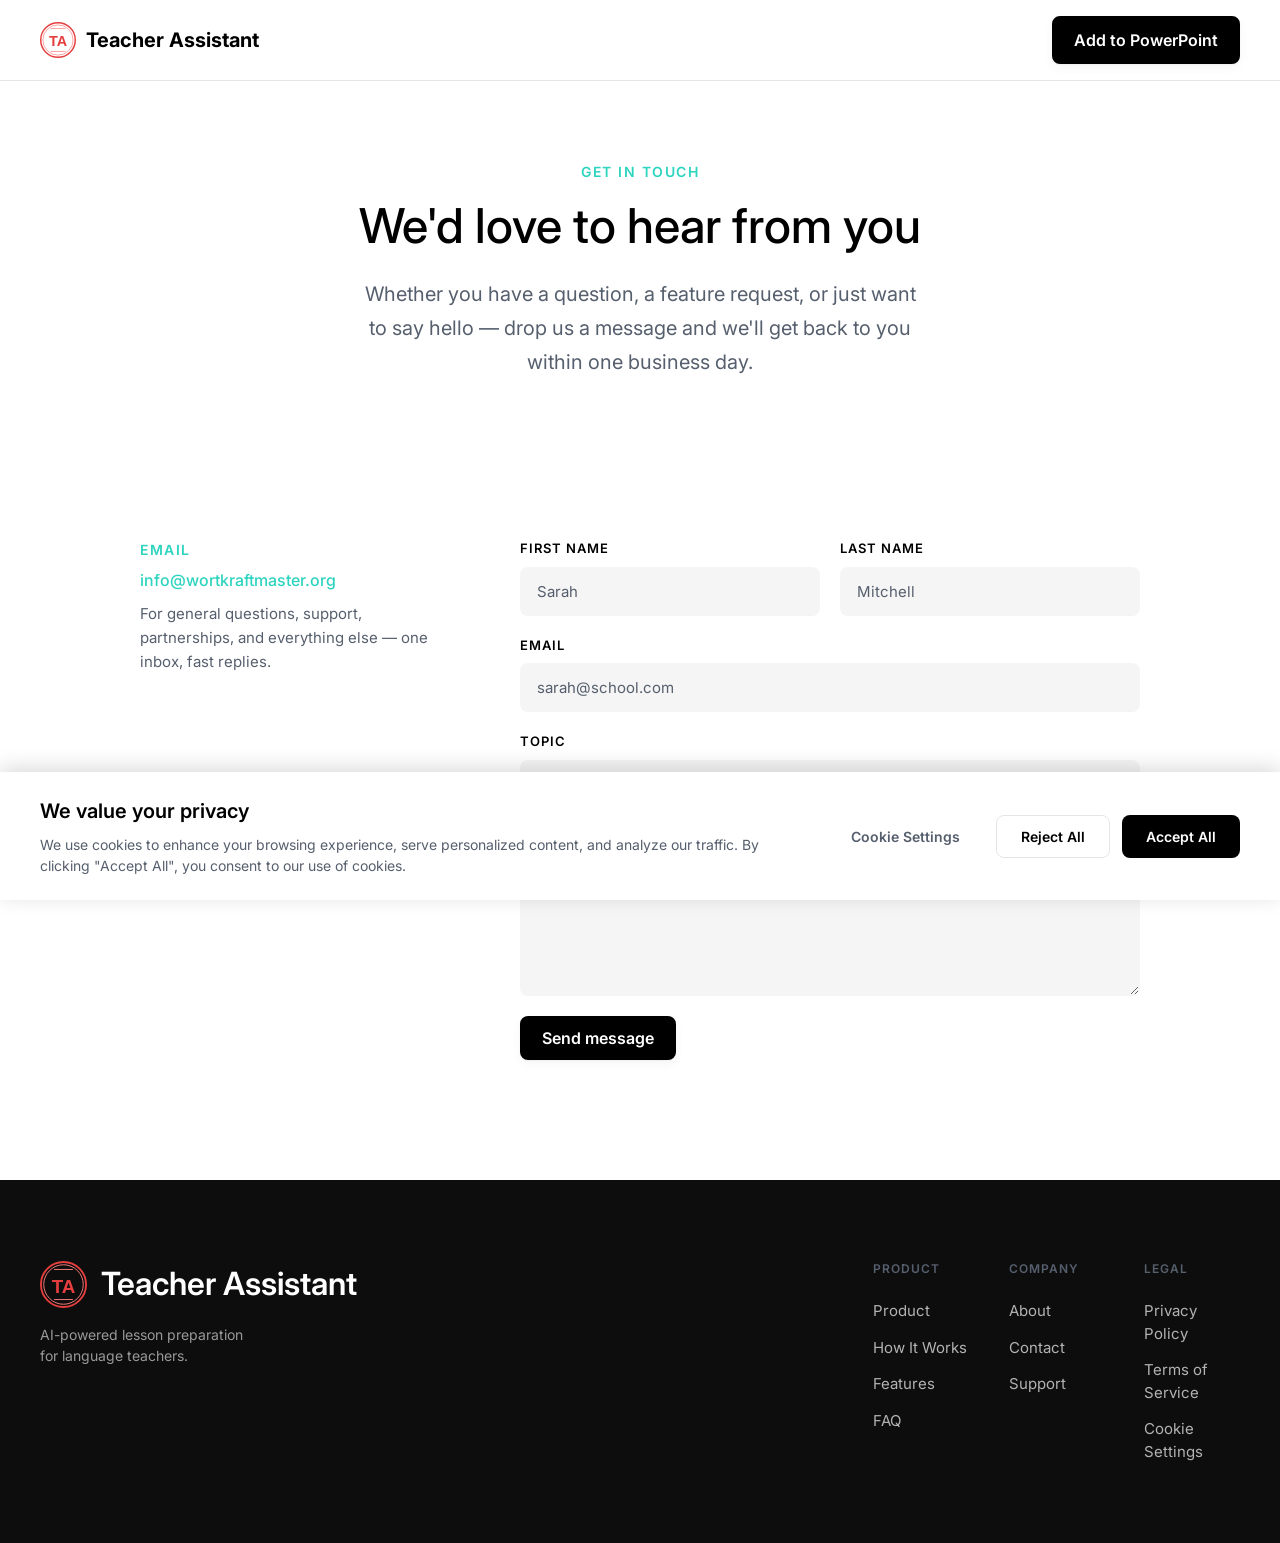
<file: contact.html>
<!DOCTYPE html>
<html lang="en">
<head>
    <meta charset="UTF-8">
    <meta name="viewport" content="width=device-width, initial-scale=1.0">
    <title>Contact — Teacher Assistant</title>
    <link rel="icon" type="image/svg+xml" href="assets/favicon.svg">
    <link rel="stylesheet" href="css/styles.css">
    <link rel="stylesheet" href="css/contact.css">
    <link rel="preconnect" href="https://fonts.googleapis.com">
    <link rel="preconnect" href="https://fonts.gstatic.com" crossorigin>
    <link href="https://fonts.googleapis.com/css2?family=Inter:wght@400;500;600;700&display=swap" rel="stylesheet">
</head>
<body>
    <!-- Header -->
    <header class="header">
        <div class="header-container">
            <a href="index.html" class="logo">
                <img src="assets/logo-web.svg" alt="TA" class="logo-icon">
                <span class="logo-text">Teacher Assistant</span>
            </a>
            <div class="header-actions">
                <a href="https://marketplace.microsoft.com/hr-hr/product/saas/wa200010687?tab=overview" class="btn btn-primary" target="_blank" rel="noopener">Add to PowerPoint</a>
            </div>
            <button class="mobile-menu-btn" aria-label="Toggle menu">
                <span></span>
                <span></span>
                <span></span>
            </button>
        </div>
    </header>

    <!-- Contact Hero -->
    <section class="contact-hero">
        <div class="contact-hero-container">
            <p class="contact-eyebrow">Get in touch</p>
            <h1 class="contact-hero-title">We'd love to hear from you</h1>
            <p class="contact-hero-subtitle">Whether you have a question, a feature request, or just want to say hello — drop us a message and we'll get back to you within one business day.</p>
        </div>
    </section>

    <!-- Contact Body -->
    <section class="contact-body">
        <div class="contact-body-inner">

            <!-- Left: Contact Info -->
            <div class="contact-info">
                <div class="contact-info-block">
                    <span class="contact-info-label">Email</span>
                    <a href="mailto:info@wortkraftmaster.org" class="contact-info-value">info@wortkraftmaster.org</a>
                    <span class="contact-info-note">For general questions, support, partnerships, and everything else — one inbox, fast replies.</span>
                </div>
            </div>

            <!-- Right: Contact Form -->
            <div class="contact-form-wrap">
                <form class="contact-form" id="contactForm" novalidate>
                    <div class="contact-form-row">
                        <div class="contact-field">
                            <label for="contactFirstName">First name</label>
                            <input type="text" id="contactFirstName" placeholder="Sarah">
                            <span class="contact-field-error" id="err-firstName"></span>
                        </div>
                        <div class="contact-field">
                            <label for="contactLastName">Last name</label>
                            <input type="text" id="contactLastName" placeholder="Mitchell">
                            <span class="contact-field-error" id="err-lastName"></span>
                        </div>
                    </div>

                    <div class="contact-field">
                        <label for="contactEmail">Email</label>
                        <input type="email" id="contactEmail" placeholder="sarah@school.com">
                        <span class="contact-field-error" id="err-email"></span>
                    </div>

                    <div class="contact-field">
                        <label for="contactTopic">Topic</label>
                        <select id="contactTopic">
                            <option value="" disabled selected>Select a topic</option>
                            <option value="general">General question</option>
                            <option value="support">Technical support</option>
                            <option value="partnership">Partnership / schools</option>
                            <option value="feedback">Product feedback</option>
                            <option value="other">Other</option>
                        </select>
                    </div>

                    <div class="contact-field">
                        <label for="contactMessage">Message</label>
                        <textarea id="contactMessage" placeholder="Tell us how we can help..."></textarea>
                        <span class="contact-field-error" id="err-message"></span>
                    </div>

                    <p class="contact-form-error" id="contactFormError" hidden></p>
                    <div class="contact-submit">
                        <button type="submit" class="btn btn-primary">Send message</button>
                    </div>
                </form>

                <div id="contactSuccess" hidden>
                    <div class="contact-success">
                        <div class="contact-success-icon">
                            <svg width="32" height="32" viewBox="0 0 32 32" fill="none">
                                <circle cx="16" cy="16" r="16" fill="#2DD4BF"/>
                                <path d="M9 16.5L13.5 21L23 11" stroke="white" stroke-width="2.5" stroke-linecap="round" stroke-linejoin="round"/>
                            </svg>
                        </div>
                        <h3 class="contact-success-title">Message sent!</h3>
                        <p class="contact-success-text">We've received your message and will get back to you within one business day.</p>
                        <button id="contactReset" class="btn btn-primary">Send another message</button>
                    </div>
                </div>
            </div>
        </div>
    </section>

    <!-- Footer -->
    <footer class="footer">
        <div class="footer-container">
            <div class="footer-brand">
                <a href="index.html" class="footer-logo">
                    <img src="assets/logo-web.svg" alt="TA" class="logo-icon">
                    Teacher Assistant
                </a>
                <p class="footer-tagline">AI-powered lesson preparation for language teachers.</p>
            </div>

            <div class="footer-links">
                <div class="footer-column">
                    <h4 class="footer-heading">Product</h4>
                    <ul class="footer-list">
                        <li><a href="index.html#showcase">Product</a></li>
                        <li><a href="index.html#how-it-works">How It Works</a></li>
                        <li><a href="index.html#features">Features</a></li>
                        <li><a href="index.html#faq">FAQ</a></li>
                    </ul>
                </div>
                <div class="footer-column">
                    <h4 class="footer-heading">Company</h4>
                    <ul class="footer-list">
                        <li><a href="about.html">About</a></li>
                        <li><a href="contact.html">Contact</a></li>
                        <li><a href="support.html">Support</a></li>
                    </ul>
                </div>
                <div class="footer-column">
                    <h4 class="footer-heading">Legal</h4>
                    <ul class="footer-list">
                        <li><a href="privacy-policy.html">Privacy Policy</a></li>
                        <li><a href="legal-notice.html">Terms of Service</a></li>
                        <li><a href="#" id="footerCookieSettings">Cookie Settings</a></li>
                    </ul>
                </div>
            </div>
        </div>
    </footer>

    <!-- Cookie Consent Banner -->
    <div class="cookie-banner" id="cookieBanner">
        <div class="cookie-content">
            <div class="cookie-text">
                <h3 class="cookie-title">We value your privacy</h3>
                <p class="cookie-description">We use cookies to enhance your browsing experience, serve personalized content, and analyze our traffic. By clicking "Accept All", you consent to our use of cookies.</p>
            </div>
            <div class="cookie-actions">
                <button class="cookie-btn cookie-btn-settings" id="cookieSettings">Cookie Settings</button>
                <button class="cookie-btn cookie-btn-reject" id="cookieReject">Reject All</button>
                <button class="cookie-btn cookie-btn-accept" id="cookieAccept">Accept All</button>
            </div>
        </div>
    </div>

    <!-- Cookie Settings Modal -->
    <div class="cookie-modal" id="cookieModal">
        <div class="cookie-modal-content">
            <div class="cookie-modal-header">
                <h3>Cookie Settings</h3>
                <button class="cookie-modal-close" id="cookieModalClose">&times;</button>
            </div>
            <div class="cookie-modal-body">
                <div class="cookie-option">
                    <div class="cookie-option-info">
                        <h4>Essential Cookies</h4>
                        <p>These cookies are necessary for the website to function and cannot be switched off.</p>
                    </div>
                    <label class="cookie-toggle">
                        <input type="checkbox" checked disabled>
                        <span class="cookie-toggle-slider always-on"></span>
                    </label>
                </div>
                <div class="cookie-option">
                    <div class="cookie-option-info">
                        <h4>Analytics Cookies</h4>
                        <p>These cookies help us understand how visitors interact with our website.</p>
                    </div>
                    <label class="cookie-toggle">
                        <input type="checkbox" id="analyticsCookies">
                        <span class="cookie-toggle-slider"></span>
                    </label>
                </div>
                <div class="cookie-option">
                    <div class="cookie-option-info">
                        <h4>Marketing Cookies</h4>
                        <p>These cookies are used to deliver personalized advertisements.</p>
                    </div>
                    <label class="cookie-toggle">
                        <input type="checkbox" id="marketingCookies">
                        <span class="cookie-toggle-slider"></span>
                    </label>
                </div>
            </div>
            <div class="cookie-modal-footer">
                <button class="cookie-btn cookie-btn-reject" id="cookieModalReject">Reject All</button>
                <button class="cookie-btn cookie-btn-accept" id="cookieModalSave">Save Preferences</button>
            </div>
        </div>
    </div>

    <!-- Trial Signup Modal -->
    <div class="trial-modal" id="trialModal">
        <div class="trial-modal-content">
            <button class="trial-modal-close" id="trialModalClose">&times;</button>

            <p class="trial-eyebrow">Free trial &middot; No credit card required</p>
            <h2 class="trial-title">Get early access</h2>

            <div id="trialFormWrap">
                <form class="trial-form" id="trialForm" novalidate>
                    <div class="trial-form-row">
                        <div class="trial-field">
                            <label for="trialName">First name</label>
                            <input type="text" id="trialName" placeholder="Sarah" autocomplete="given-name">
                            <span class="trial-field-error" id="trial-err-name"></span>
                        </div>
                        <div class="trial-field">
                            <label for="trialEmail">Email</label>
                            <input type="email" id="trialEmail" placeholder="sarah@school.com" autocomplete="email">
                            <span class="trial-field-error" id="trial-err-email"></span>
                        </div>
                    </div>
                    <ul class="trial-trust">
                        <li>
                            <svg width="16" height="16" viewBox="0 0 16 16" fill="none">
                                <circle cx="8" cy="8" r="7" fill="#2DD4BF" fill-opacity="0.15"/>
                                <path d="M4.5 8.5L6.5 10.5L11.5 5.5" stroke="#2DD4BF" stroke-width="1.5" stroke-linecap="round" stroke-linejoin="round"/>
                            </svg>
                            Works in PowerPoint
                        </li>
                        <li>
                            <svg width="16" height="16" viewBox="0 0 16 16" fill="none">
                                <circle cx="8" cy="8" r="7" fill="#2DD4BF" fill-opacity="0.15"/>
                                <path d="M4.5 8.5L6.5 10.5L11.5 5.5" stroke="#2DD4BF" stroke-width="1.5" stroke-linecap="round" stroke-linejoin="round"/>
                            </svg>
                            A1–C2, 6+ languages supported
                        </li>
                        <li>
                            <svg width="16" height="16" viewBox="0 0 16 16" fill="none">
                                <circle cx="8" cy="8" r="7" fill="#2DD4BF" fill-opacity="0.15"/>
                                <path d="M4.5 8.5L6.5 10.5L11.5 5.5" stroke="#2DD4BF" stroke-width="1.5" stroke-linecap="round" stroke-linejoin="round"/>
                            </svg>
                            Trusted by language teachers
                        </li>
                    </ul>
                    <p class="trial-form-error" id="trialFormError" hidden></p>
                    <button type="submit" class="btn btn-primary trial-submit">Get early access</button>
                </form>

                <p class="trial-next-step">We'll send you the add-in install link — takes 2 minutes to set up.</p>
            </div>

            <div class="trial-success" id="trialSuccess" hidden>
                <div class="trial-success-icon">
                    <svg width="48" height="48" viewBox="0 0 48 48" fill="none">
                        <circle cx="24" cy="24" r="24" fill="#2DD4BF" fill-opacity="0.12"/>
                        <circle cx="24" cy="24" r="16" fill="#2DD4BF"/>
                        <path d="M17 24.5L21.5 29L31 19" stroke="white" stroke-width="2.5" stroke-linecap="round" stroke-linejoin="round"/>
                    </svg>
                </div>
                <h3 class="trial-success-title">You're in! Check your inbox.</h3>
                <p class="trial-success-text">We've sent the install link to <strong id="trialSuccessEmail"></strong>. It takes about 2 minutes to set up.</p>
                <button class="trial-success-reset" id="trialReset">Send to a different email</button>
            </div>
        </div>
    </div>

    <script src="js/main.js"></script>
    <script src="js/contact.js"></script>
</body>
</html>
</file>
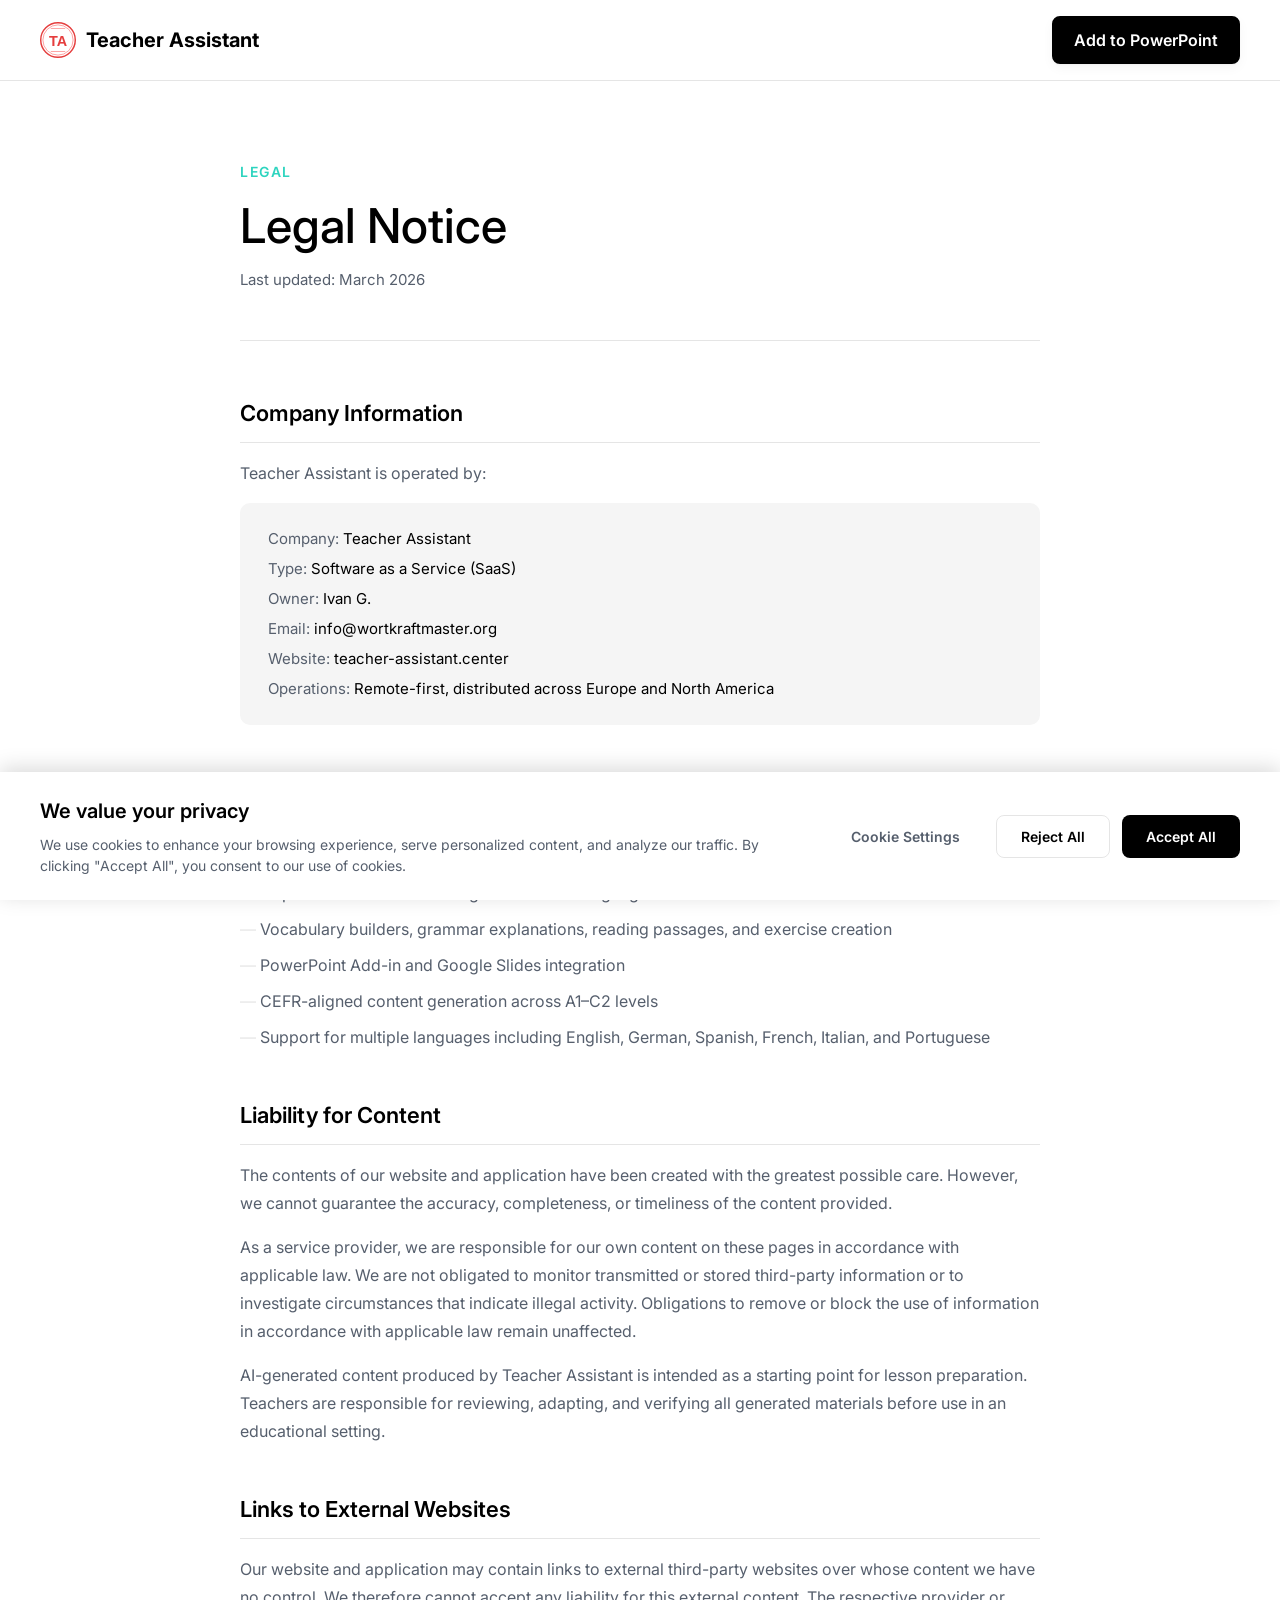
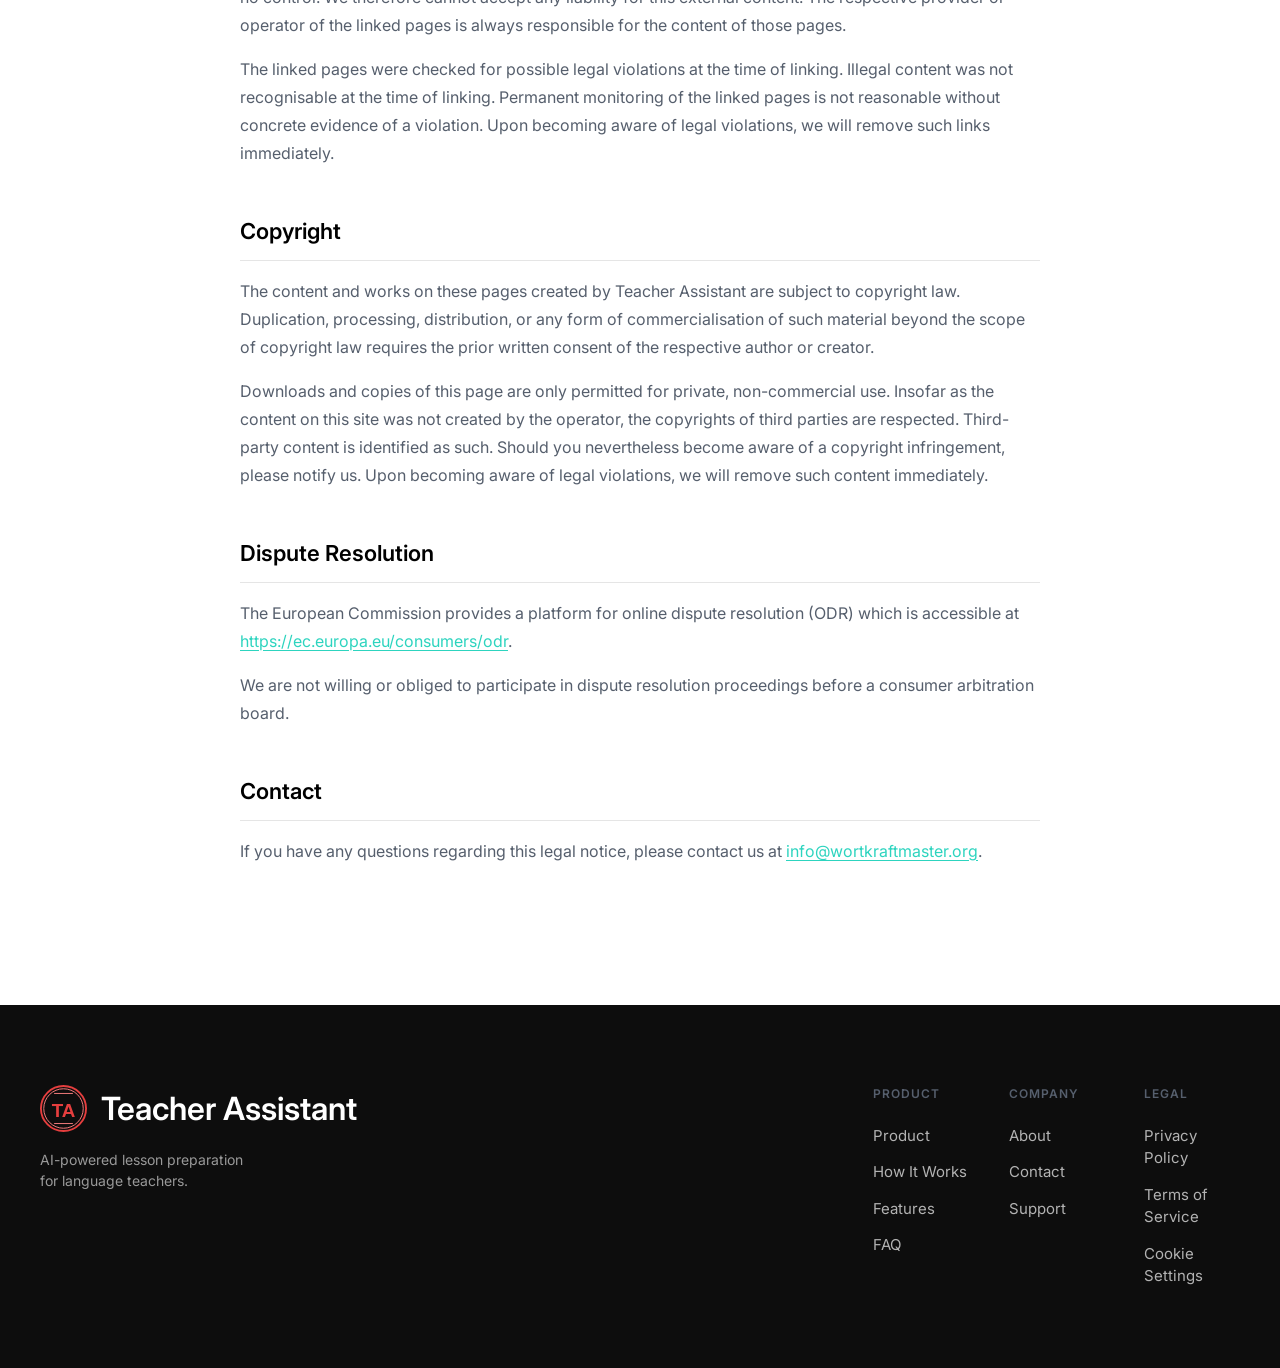
<file: legal-notice.html>
<!DOCTYPE html>
<html lang="en">
<head>
    <meta charset="UTF-8">
    <meta name="viewport" content="width=device-width, initial-scale=1.0">
    <title>Legal Notice — Teacher Assistant</title>
    <link rel="icon" type="image/svg+xml" href="assets/favicon.svg">
    <link rel="stylesheet" href="css/styles.css">
    <link rel="stylesheet" href="css/legal.css">
    <link rel="preconnect" href="https://fonts.googleapis.com">
    <link rel="preconnect" href="https://fonts.gstatic.com" crossorigin>
    <link href="https://fonts.googleapis.com/css2?family=Inter:wght@400;500;600;700&display=swap" rel="stylesheet">
</head>
<body>
    <!-- Header -->
    <header class="header">
        <div class="header-container">
            <a href="index.html" class="logo">
                <img src="assets/logo-web.svg" alt="TA" class="logo-icon">
                <span class="logo-text">Teacher Assistant</span>
            </a>
            <div class="header-actions">
                <a href="https://marketplace.microsoft.com/hr-hr/product/saas/wa200010687?tab=overview" class="btn btn-primary" target="_blank" rel="noopener">Add to PowerPoint</a>
            </div>
            <button class="mobile-menu-btn" aria-label="Toggle menu">
                <span></span>
                <span></span>
                <span></span>
            </button>
        </div>
    </header>

    <!-- Legal Notice Content -->
    <section class="legal-hero">
        <div class="legal-container">
            <p class="legal-eyebrow">Legal</p>
            <h1 class="legal-title">Legal Notice</h1>
            <p class="legal-updated">Last updated: March 2026</p>

            <div class="legal-content">

                <!-- Company Information -->
                <div class="legal-section">
                    <h2 class="legal-section-title">Company Information</h2>
                    <p>Teacher Assistant is operated by:</p>
                    <div class="legal-info-block">
                        <p><span>Company:</span> Teacher Assistant</p>
                        <p><span>Type:</span> Software as a Service (SaaS)</p>
                        <p><span>Owner:</span> Ivan G.</p>
                        <p><span>Email:</span> info@wortkraftmaster.org</p>
                        <p><span>Website:</span> teacher-assistant.center</p>
                        <p><span>Operations:</span> Remote-first, distributed across Europe and North America</p>
                    </div>
                </div>

                <!-- Services -->
                <div class="legal-section">
                    <h2 class="legal-section-title">Services</h2>
                    <p>Teacher Assistant provides the following services:</p>
                    <ul>
                        <li>AI-powered lesson material generation for language teachers</li>
                        <li>Vocabulary builders, grammar explanations, reading passages, and exercise creation</li>
                        <li>PowerPoint Add-in and Google Slides integration</li>
                        <li>CEFR-aligned content generation across A1–C2 levels</li>
                        <li>Support for multiple languages including English, German, Spanish, French, Italian, and Portuguese</li>
                    </ul>
                </div>

                <!-- Liability for Content -->
                <div class="legal-section">
                    <h2 class="legal-section-title">Liability for Content</h2>
                    <p>The contents of our website and application have been created with the greatest possible care. However, we cannot guarantee the accuracy, completeness, or timeliness of the content provided.</p>
                    <p>As a service provider, we are responsible for our own content on these pages in accordance with applicable law. We are not obligated to monitor transmitted or stored third-party information or to investigate circumstances that indicate illegal activity. Obligations to remove or block the use of information in accordance with applicable law remain unaffected.</p>
                    <p>AI-generated content produced by Teacher Assistant is intended as a starting point for lesson preparation. Teachers are responsible for reviewing, adapting, and verifying all generated materials before use in an educational setting.</p>
                </div>

                <!-- Links to External Websites -->
                <div class="legal-section">
                    <h2 class="legal-section-title">Links to External Websites</h2>
                    <p>Our website and application may contain links to external third-party websites over whose content we have no control. We therefore cannot accept any liability for this external content. The respective provider or operator of the linked pages is always responsible for the content of those pages.</p>
                    <p>The linked pages were checked for possible legal violations at the time of linking. Illegal content was not recognisable at the time of linking. Permanent monitoring of the linked pages is not reasonable without concrete evidence of a violation. Upon becoming aware of legal violations, we will remove such links immediately.</p>
                </div>

                <!-- Copyright -->
                <div class="legal-section">
                    <h2 class="legal-section-title">Copyright</h2>
                    <p>The content and works on these pages created by Teacher Assistant are subject to copyright law. Duplication, processing, distribution, or any form of commercialisation of such material beyond the scope of copyright law requires the prior written consent of the respective author or creator.</p>
                    <p>Downloads and copies of this page are only permitted for private, non-commercial use. Insofar as the content on this site was not created by the operator, the copyrights of third parties are respected. Third-party content is identified as such. Should you nevertheless become aware of a copyright infringement, please notify us. Upon becoming aware of legal violations, we will remove such content immediately.</p>
                </div>

                <!-- Dispute Resolution -->
                <div class="legal-section">
                    <h2 class="legal-section-title">Dispute Resolution</h2>
                    <p>The European Commission provides a platform for online dispute resolution (ODR) which is accessible at <a href="https://ec.europa.eu/consumers/odr" target="_blank" rel="noopener">https://ec.europa.eu/consumers/odr</a>.</p>
                    <p>We are not willing or obliged to participate in dispute resolution proceedings before a consumer arbitration board.</p>
                </div>

                <!-- Contact -->
                <div class="legal-section">
                    <h2 class="legal-section-title">Contact</h2>
                    <p>If you have any questions regarding this legal notice, please contact us at <a href="mailto:info@wortkraftmaster.org">info@wortkraftmaster.org</a>.</p>
                </div>

            </div>
        </div>
    </section>

    <!-- Footer -->
    <footer class="footer">
        <div class="footer-container">
            <div class="footer-brand">
                <a href="index.html" class="footer-logo">
                    <img src="assets/logo-web.svg" alt="TA" class="logo-icon">
                    Teacher Assistant
                </a>
                <p class="footer-tagline">AI-powered lesson preparation for language teachers.</p>
            </div>

            <div class="footer-links">
                <div class="footer-column">
                    <h4 class="footer-heading">Product</h4>
                    <ul class="footer-list">
                        <li><a href="index.html#showcase">Product</a></li>
                        <li><a href="index.html#how-it-works">How It Works</a></li>
                        <li><a href="index.html#features">Features</a></li>
                        <li><a href="index.html#faq">FAQ</a></li>
                    </ul>
                </div>
                <div class="footer-column">
                    <h4 class="footer-heading">Company</h4>
                    <ul class="footer-list">
                        <li><a href="about.html">About</a></li>
                        <li><a href="contact.html">Contact</a></li>
                        <li><a href="support.html">Support</a></li>
                    </ul>
                </div>
                <div class="footer-column">
                    <h4 class="footer-heading">Legal</h4>
                    <ul class="footer-list">
                        <li><a href="privacy-policy.html">Privacy Policy</a></li>
                        <li><a href="legal-notice.html">Terms of Service</a></li>
                        <li><a href="#" id="footerCookieSettings">Cookie Settings</a></li>
                    </ul>
                </div>
            </div>
        </div>
    </footer>

    <!-- Cookie Consent Banner -->
    <div class="cookie-banner" id="cookieBanner">
        <div class="cookie-content">
            <div class="cookie-text">
                <h3 class="cookie-title">We value your privacy</h3>
                <p class="cookie-description">We use cookies to enhance your browsing experience, serve personalized content, and analyze our traffic. By clicking "Accept All", you consent to our use of cookies.</p>
            </div>
            <div class="cookie-actions">
                <button class="cookie-btn cookie-btn-settings" id="cookieSettings">Cookie Settings</button>
                <button class="cookie-btn cookie-btn-reject" id="cookieReject">Reject All</button>
                <button class="cookie-btn cookie-btn-accept" id="cookieAccept">Accept All</button>
            </div>
        </div>
    </div>

    <!-- Cookie Settings Modal -->
    <div class="cookie-modal" id="cookieModal">
        <div class="cookie-modal-content">
            <div class="cookie-modal-header">
                <h3>Cookie Settings</h3>
                <button class="cookie-modal-close" id="cookieModalClose">&times;</button>
            </div>
            <div class="cookie-modal-body">
                <div class="cookie-option">
                    <div class="cookie-option-info">
                        <h4>Essential Cookies</h4>
                        <p>These cookies are necessary for the website to function and cannot be switched off.</p>
                    </div>
                    <label class="cookie-toggle">
                        <input type="checkbox" checked disabled>
                        <span class="cookie-toggle-slider always-on"></span>
                    </label>
                </div>
                <div class="cookie-option">
                    <div class="cookie-option-info">
                        <h4>Analytics Cookies</h4>
                        <p>These cookies help us understand how visitors interact with our website.</p>
                    </div>
                    <label class="cookie-toggle">
                        <input type="checkbox" id="analyticsCookies">
                        <span class="cookie-toggle-slider"></span>
                    </label>
                </div>
                <div class="cookie-option">
                    <div class="cookie-option-info">
                        <h4>Marketing Cookies</h4>
                        <p>These cookies are used to deliver personalized advertisements.</p>
                    </div>
                    <label class="cookie-toggle">
                        <input type="checkbox" id="marketingCookies">
                        <span class="cookie-toggle-slider"></span>
                    </label>
                </div>
            </div>
            <div class="cookie-modal-footer">
                <button class="cookie-btn cookie-btn-reject" id="cookieModalReject">Reject All</button>
                <button class="cookie-btn cookie-btn-accept" id="cookieModalSave">Save Preferences</button>
            </div>
        </div>
    </div>

    <!-- Trial Signup Modal -->
    <div class="trial-modal" id="trialModal">
        <div class="trial-modal-content">
            <button class="trial-modal-close" id="trialModalClose">&times;</button>

            <p class="trial-eyebrow">Free trial &middot; No credit card required</p>
            <h2 class="trial-title">Get early access</h2>

            <div id="trialFormWrap">
                <form class="trial-form" id="trialForm" novalidate>
                    <div class="trial-form-row">
                        <div class="trial-field">
                            <label for="trialName">First name</label>
                            <input type="text" id="trialName" placeholder="Sarah" autocomplete="given-name">
                            <span class="trial-field-error" id="trial-err-name"></span>
                        </div>
                        <div class="trial-field">
                            <label for="trialEmail">Email</label>
                            <input type="email" id="trialEmail" placeholder="sarah@school.com" autocomplete="email">
                            <span class="trial-field-error" id="trial-err-email"></span>
                        </div>
                    </div>
                    <ul class="trial-trust">
                        <li>
                            <svg width="16" height="16" viewBox="0 0 16 16" fill="none">
                                <circle cx="8" cy="8" r="7" fill="#2DD4BF" fill-opacity="0.15"/>
                                <path d="M4.5 8.5L6.5 10.5L11.5 5.5" stroke="#2DD4BF" stroke-width="1.5" stroke-linecap="round" stroke-linejoin="round"/>
                            </svg>
                            Works in PowerPoint
                        </li>
                        <li>
                            <svg width="16" height="16" viewBox="0 0 16 16" fill="none">
                                <circle cx="8" cy="8" r="7" fill="#2DD4BF" fill-opacity="0.15"/>
                                <path d="M4.5 8.5L6.5 10.5L11.5 5.5" stroke="#2DD4BF" stroke-width="1.5" stroke-linecap="round" stroke-linejoin="round"/>
                            </svg>
                            A1–C2, 6+ languages supported
                        </li>
                        <li>
                            <svg width="16" height="16" viewBox="0 0 16 16" fill="none">
                                <circle cx="8" cy="8" r="7" fill="#2DD4BF" fill-opacity="0.15"/>
                                <path d="M4.5 8.5L6.5 10.5L11.5 5.5" stroke="#2DD4BF" stroke-width="1.5" stroke-linecap="round" stroke-linejoin="round"/>
                            </svg>
                            Trusted by language teachers
                        </li>
                    </ul>
                    <p class="trial-form-error" id="trialFormError" hidden></p>
                    <button type="submit" class="btn btn-primary trial-submit">Get early access</button>
                </form>

                <p class="trial-next-step">We'll send you the add-in install link — takes 2 minutes to set up.</p>
            </div>

            <div class="trial-success" id="trialSuccess" hidden>
                <div class="trial-success-icon">
                    <svg width="48" height="48" viewBox="0 0 48 48" fill="none">
                        <circle cx="24" cy="24" r="24" fill="#2DD4BF" fill-opacity="0.12"/>
                        <circle cx="24" cy="24" r="16" fill="#2DD4BF"/>
                        <path d="M17 24.5L21.5 29L31 19" stroke="white" stroke-width="2.5" stroke-linecap="round" stroke-linejoin="round"/>
                    </svg>
                </div>
                <h3 class="trial-success-title">You're in! Check your inbox.</h3>
                <p class="trial-success-text">We've sent the install link to <strong id="trialSuccessEmail"></strong>. It takes about 2 minutes to set up.</p>
                <button class="trial-success-reset" id="trialReset">Send to a different email</button>
            </div>
        </div>
    </div>

    <script src="js/main.js"></script>
</body>
</html>
</file>
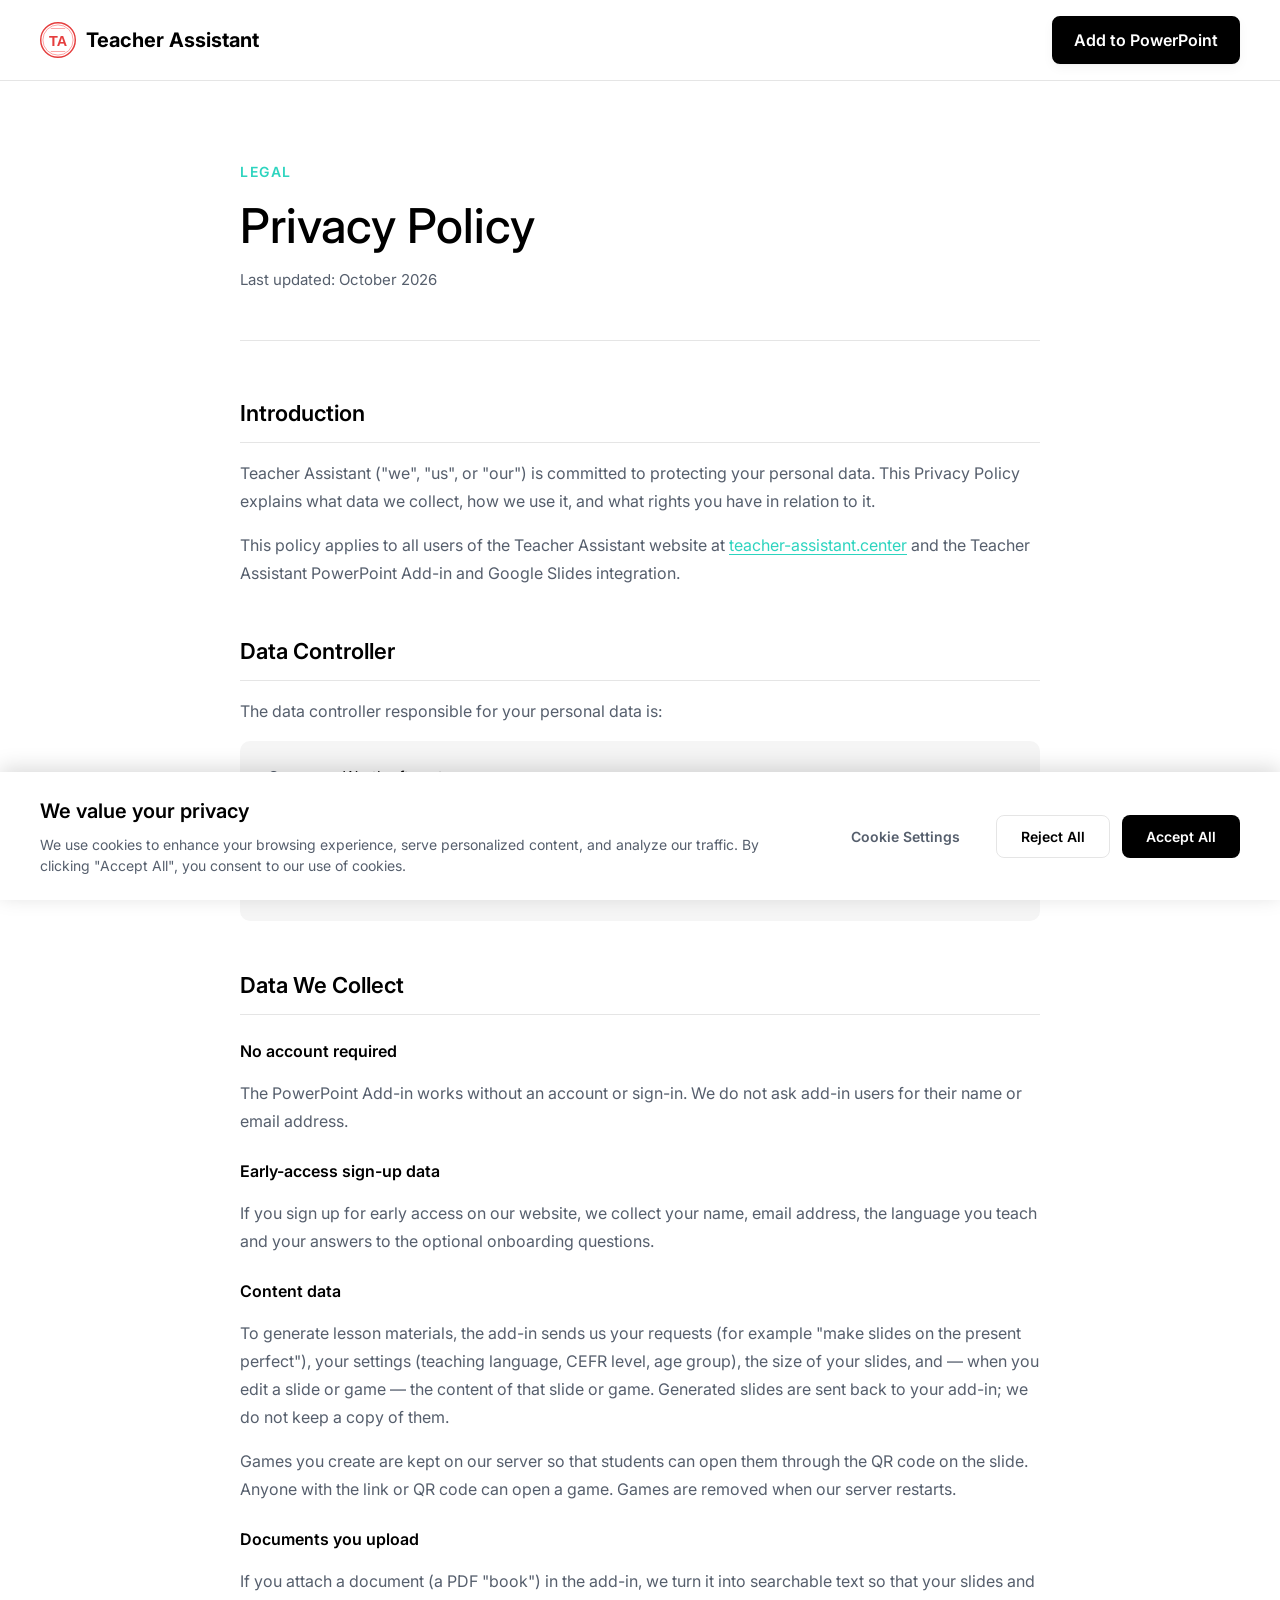
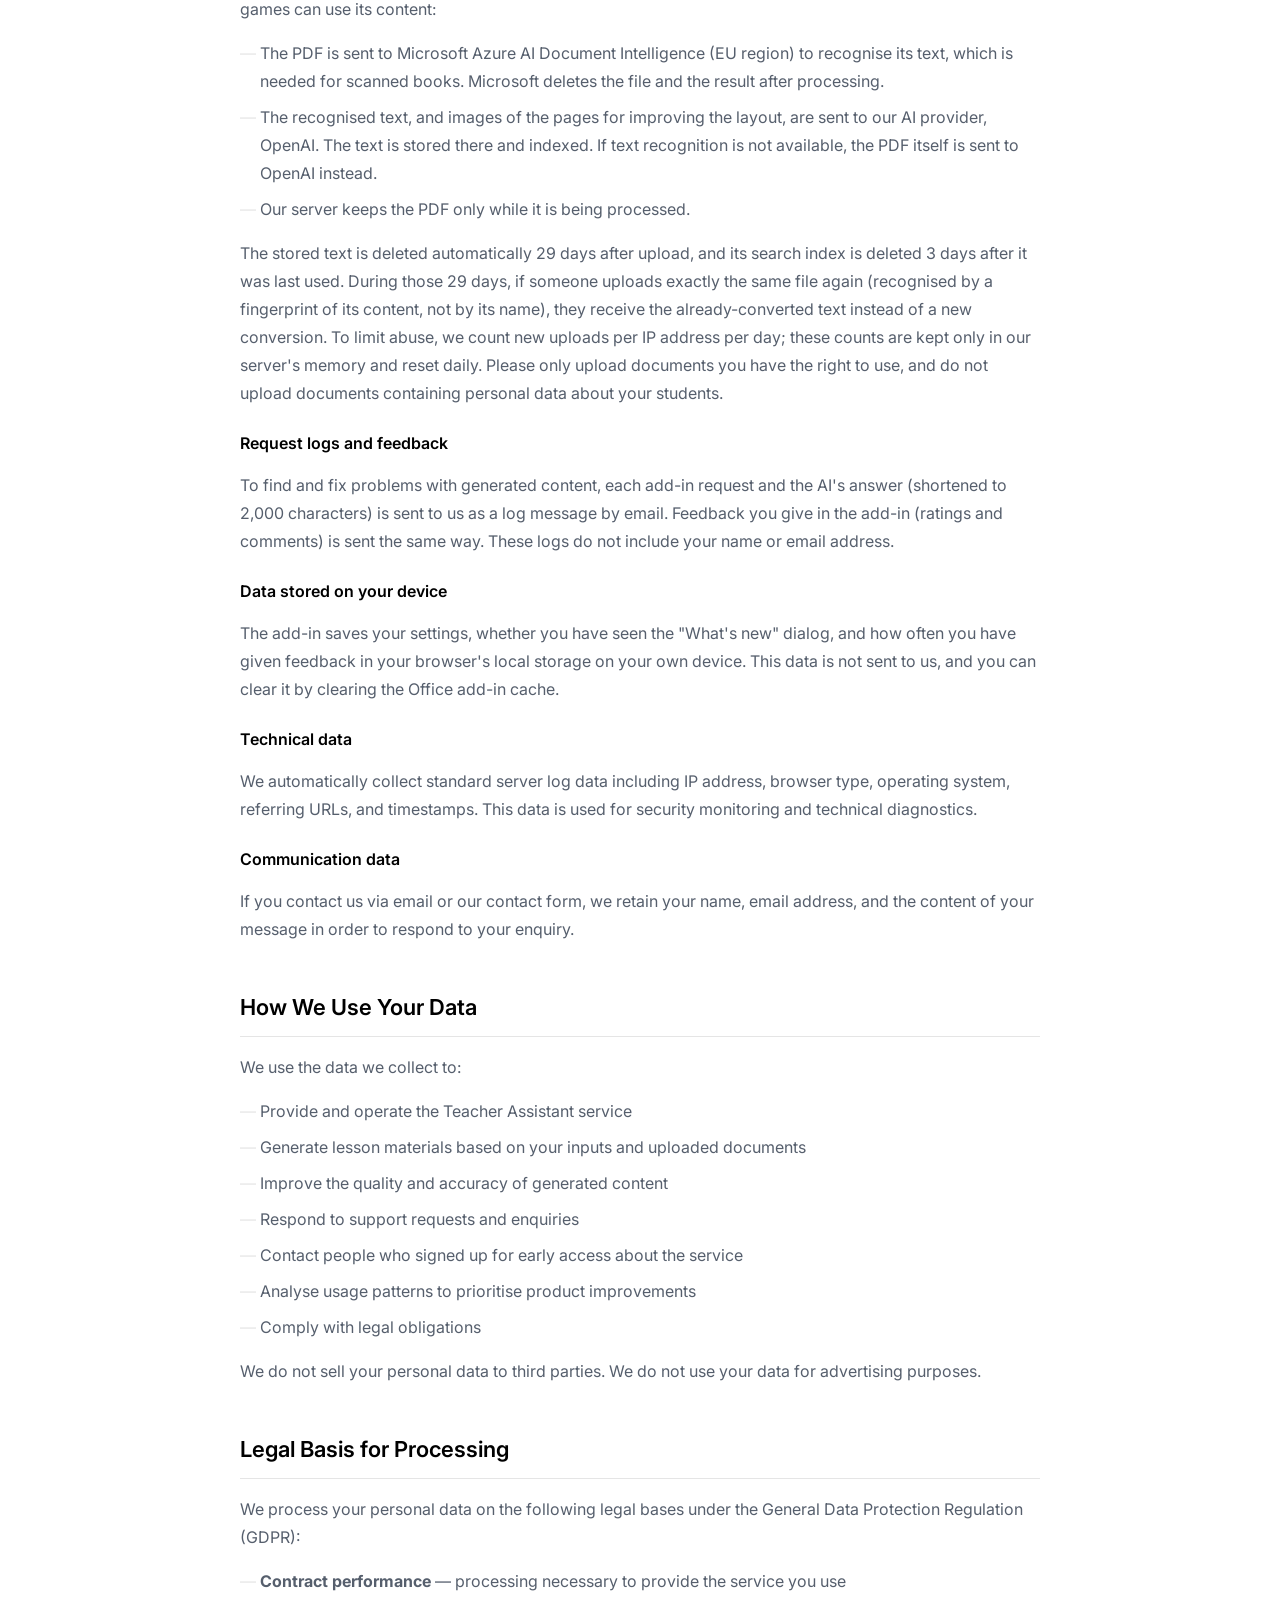
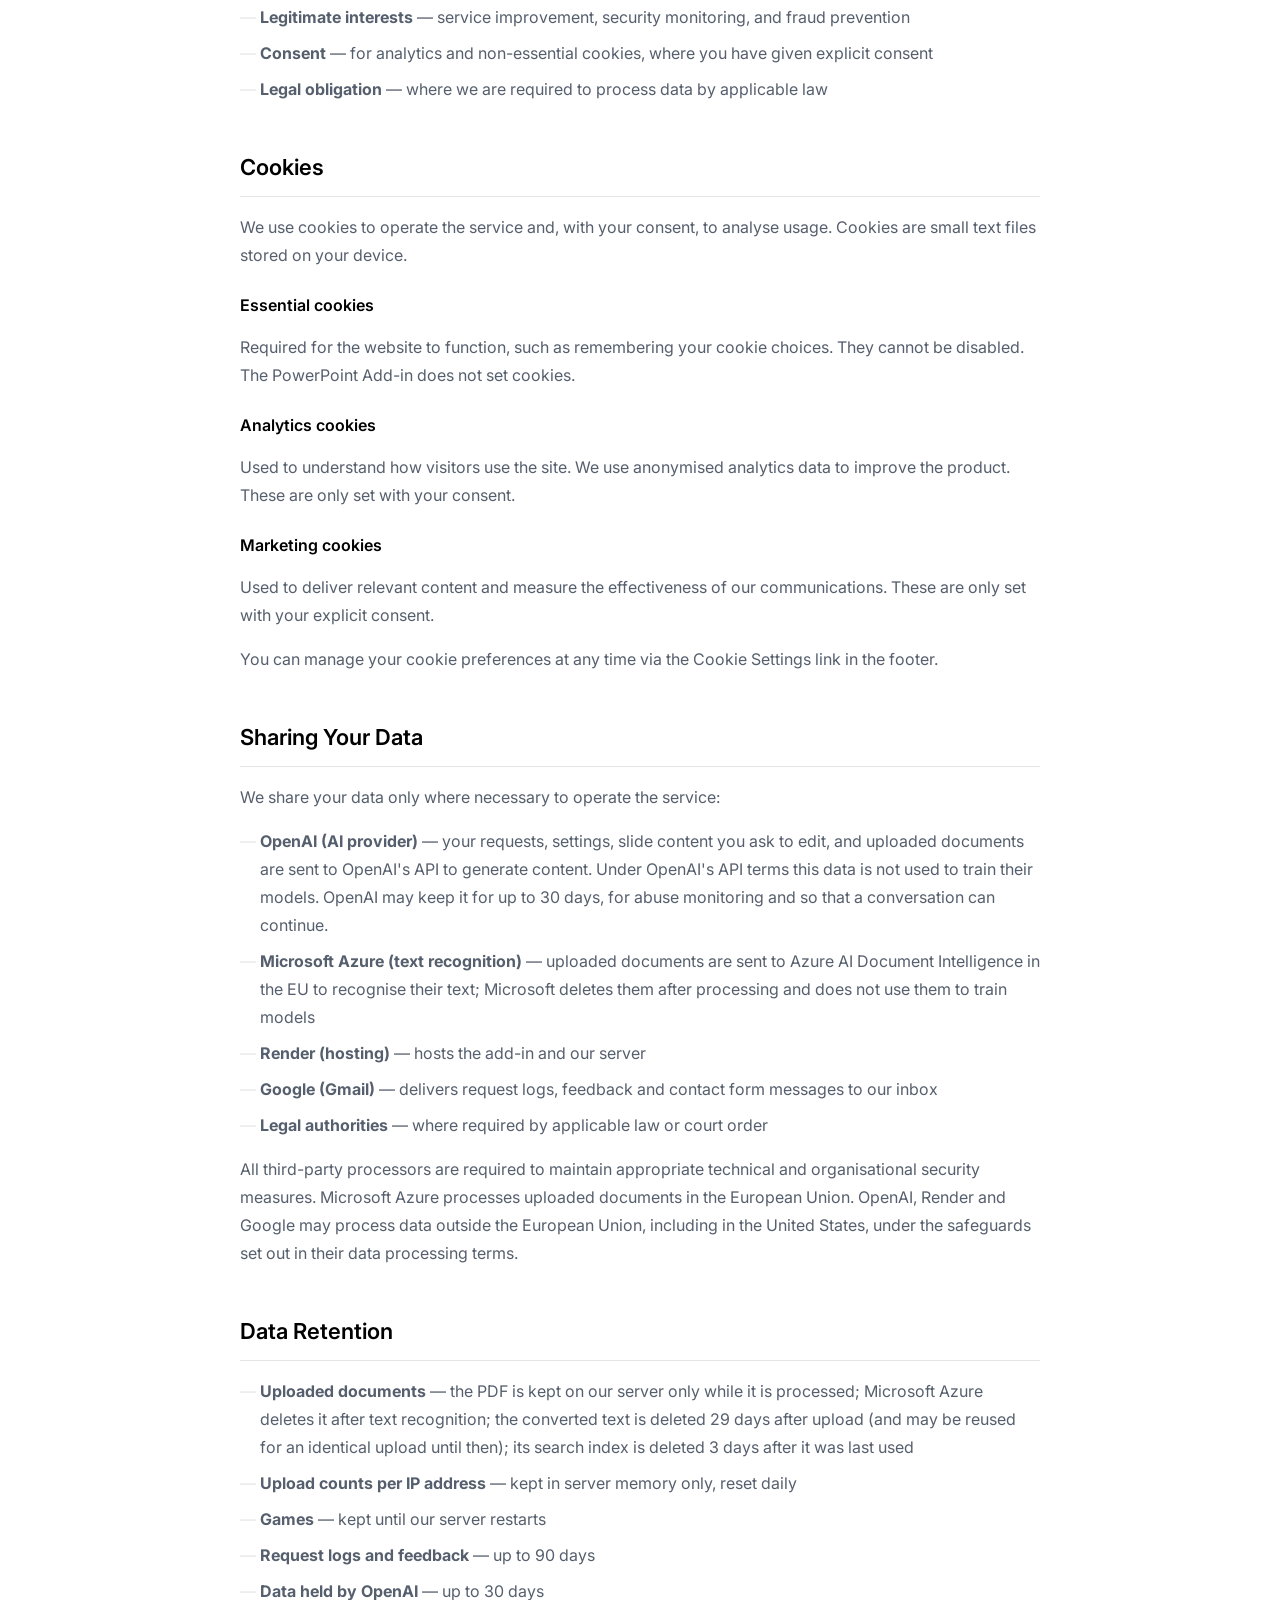
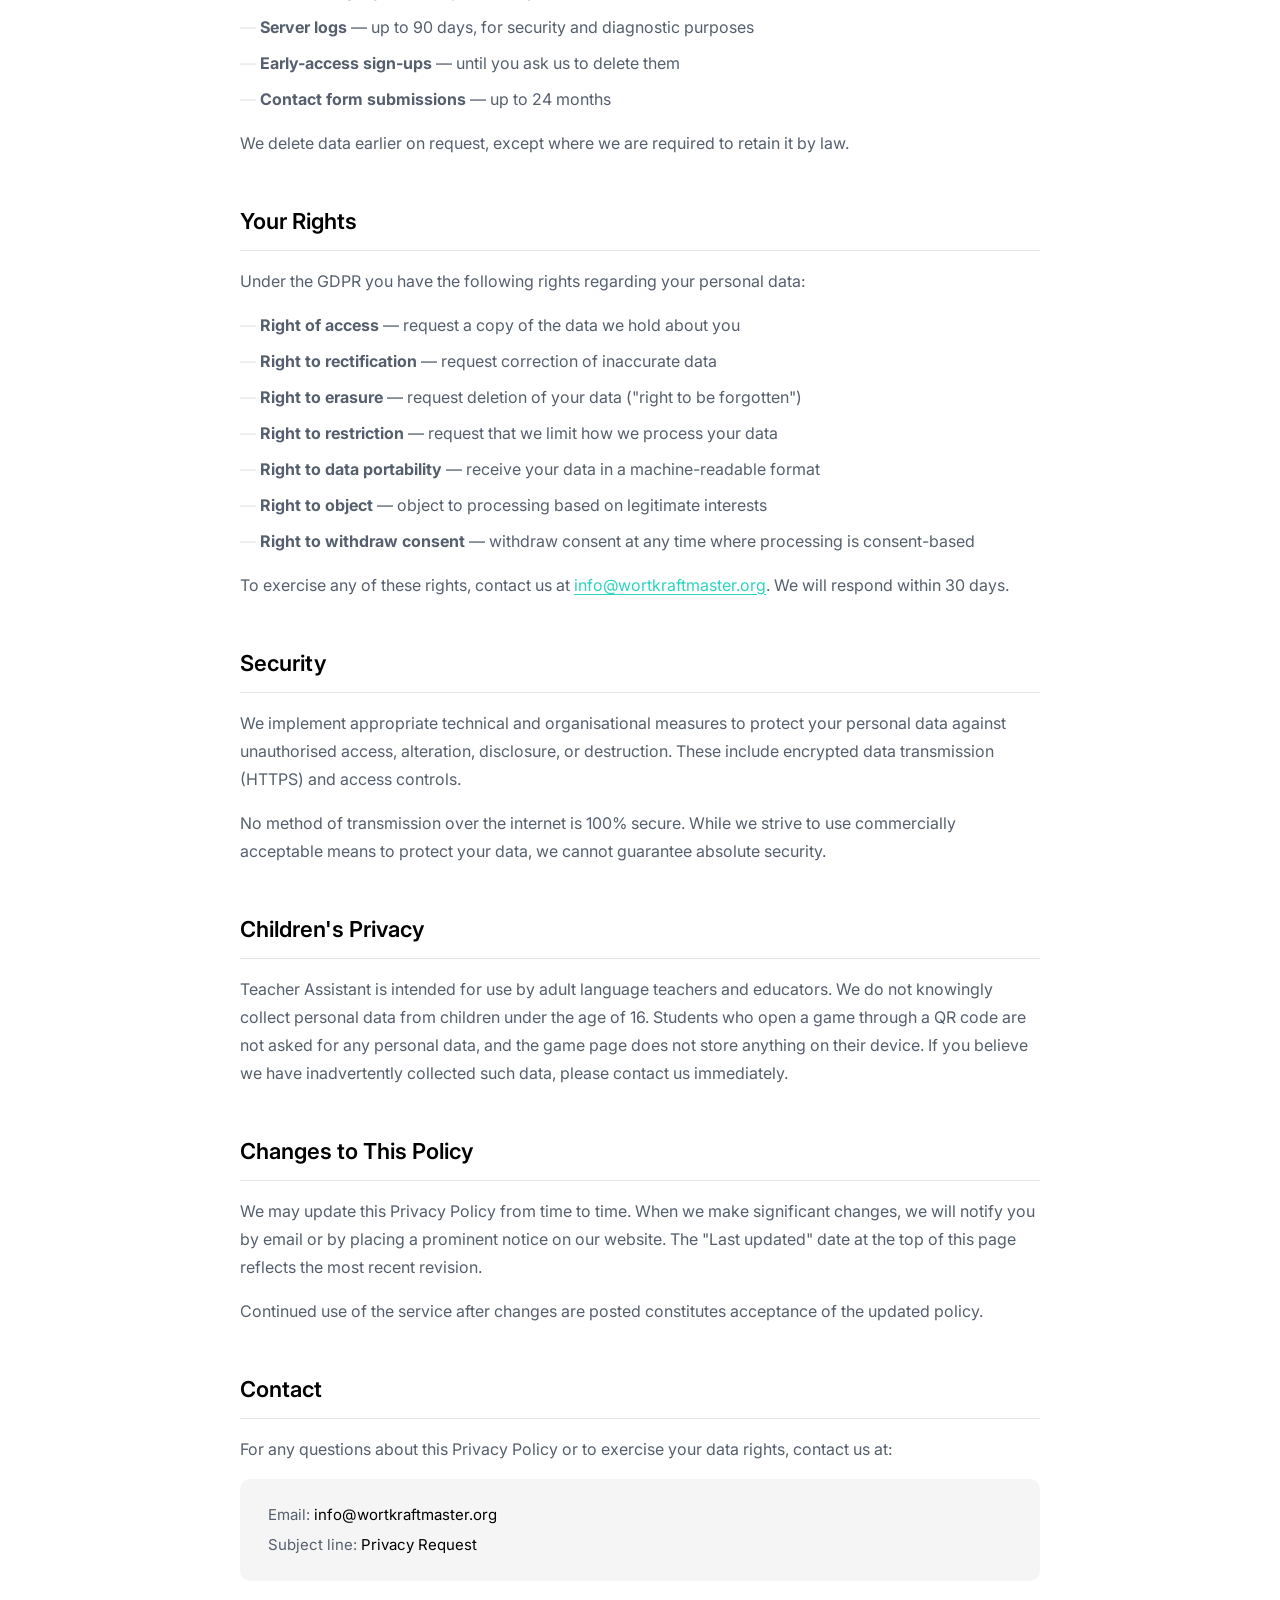
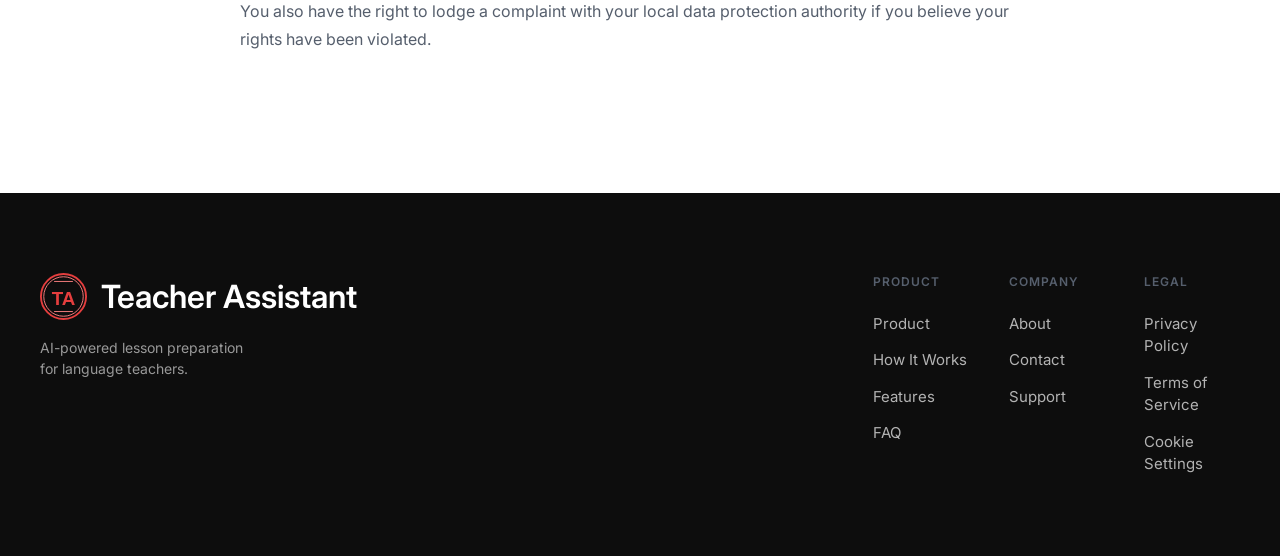
<file: privacy-policy.html>
<!DOCTYPE html>
<html lang="en">
<head>
    <meta charset="UTF-8">
    <meta name="viewport" content="width=device-width, initial-scale=1.0">
    <title>Privacy Policy — Teacher Assistant</title>
    <link rel="icon" type="image/svg+xml" href="assets/favicon.svg">
    <link rel="stylesheet" href="css/styles.css">
    <link rel="stylesheet" href="css/legal.css">
    <link rel="preconnect" href="https://fonts.googleapis.com">
    <link rel="preconnect" href="https://fonts.gstatic.com" crossorigin>
    <link href="https://fonts.googleapis.com/css2?family=Inter:wght@400;500;600;700&display=swap" rel="stylesheet">
</head>
<body>
    <!-- Header -->
    <header class="header">
        <div class="header-container">
            <a href="index.html" class="logo">
                <img src="assets/logo-web.svg" alt="TA" class="logo-icon">
                <span class="logo-text">Teacher Assistant</span>
            </a>
            <div class="header-actions">
                <a href="https://marketplace.microsoft.com/hr-hr/product/saas/wa200010687?tab=overview" class="btn btn-primary" target="_blank" rel="noopener">Add to PowerPoint</a>
            </div>
            <button class="mobile-menu-btn" aria-label="Toggle menu">
                <span></span>
                <span></span>
                <span></span>
            </button>
        </div>
    </header>

    <!-- Privacy Policy Content -->
    <section class="legal-hero">
        <div class="legal-container">
            <p class="legal-eyebrow">Legal</p>
            <h1 class="legal-title">Privacy Policy</h1>
            <p class="legal-updated">Last updated: October 2026</p>

            <div class="legal-content">

                <!-- Introduction -->
                <div class="legal-section">
                    <h2 class="legal-section-title">Introduction</h2>
                    <p>Teacher Assistant ("we", "us", or "our") is committed to protecting your personal data. This Privacy Policy explains what data we collect, how we use it, and what rights you have in relation to it.</p>
                    <p>This policy applies to all users of the Teacher Assistant website at <a href="https://teacher-assistant.center">teacher-assistant.center</a> and the Teacher Assistant PowerPoint Add-in and Google Slides integration.</p>
                </div>

                <!-- Data Controller -->
                <div class="legal-section">
                    <h2 class="legal-section-title">Data Controller</h2>
                    <p>The data controller responsible for your personal data is:</p>
                    <div class="legal-info-block">
                        <p><span>Company:</span> Wortkraftmaster<br>obrt za računalno programiranje i poučavanje<br>vl. Ivan Gavlik</p>
                        <p><span>Email:</span> info@wortkraftmaster.org</p>
                        <p><span>Website:</span> teacher-assistant.center</p>
                    </div>
                </div>

                <!-- Data We Collect -->
                <div class="legal-section">
                    <h2 class="legal-section-title">Data We Collect</h2>

                    <h3 class="legal-section-subtitle">No account required</h3>
                    <p>The PowerPoint Add-in works without an account or sign-in. We do not ask add-in users for their name or email address.</p>

                    <h3 class="legal-section-subtitle">Early-access sign-up data</h3>
                    <p>If you sign up for early access on our website, we collect your name, email address, the language you teach and your answers to the optional onboarding questions.</p>

                    <h3 class="legal-section-subtitle">Content data</h3>
                    <p>To generate lesson materials, the add-in sends us your requests (for example "make slides on the present perfect"), your settings (teaching language, CEFR level, age group), the size of your slides, and — when you edit a slide or game — the content of that slide or game. Generated slides are sent back to your add-in; we do not keep a copy of them.</p>
                    <p>Games you create are kept on our server so that students can open them through the QR code on the slide. Anyone with the link or QR code can open a game. Games are removed when our server restarts.</p>

                    <h3 class="legal-section-subtitle">Documents you upload</h3>
                    <p>If you attach a document (a PDF "book") in the add-in, we turn it into searchable text so that your slides and games can use its content:</p>
                    <ul>
                        <li>The PDF is sent to Microsoft Azure AI Document Intelligence (EU region) to recognise its text, which is needed for scanned books. Microsoft deletes the file and the result after processing.</li>
                        <li>The recognised text, and images of the pages for improving the layout, are sent to our AI provider, OpenAI. The text is stored there and indexed. If text recognition is not available, the PDF itself is sent to OpenAI instead.</li>
                        <li>Our server keeps the PDF only while it is being processed.</li>
                    </ul>
                    <p>The stored text is deleted automatically 29 days after upload, and its search index is deleted 3 days after it was last used. During those 29 days, if someone uploads exactly the same file again (recognised by a fingerprint of its content, not by its name), they receive the already-converted text instead of a new conversion. To limit abuse, we count new uploads per IP address per day; these counts are kept only in our server's memory and reset daily. Please only upload documents you have the right to use, and do not upload documents containing personal data about your students.</p>

                    <h3 class="legal-section-subtitle">Request logs and feedback</h3>
                    <p>To find and fix problems with generated content, each add-in request and the AI's answer (shortened to 2,000 characters) is sent to us as a log message by email. Feedback you give in the add-in (ratings and comments) is sent the same way. These logs do not include your name or email address.</p>

                    <h3 class="legal-section-subtitle">Data stored on your device</h3>
                    <p>The add-in saves your settings, whether you have seen the "What's new" dialog, and how often you have given feedback in your browser's local storage on your own device. This data is not sent to us, and you can clear it by clearing the Office add-in cache.</p>

                    <h3 class="legal-section-subtitle">Technical data</h3>
                    <p>We automatically collect standard server log data including IP address, browser type, operating system, referring URLs, and timestamps. This data is used for security monitoring and technical diagnostics.</p>

                    <h3 class="legal-section-subtitle">Communication data</h3>
                    <p>If you contact us via email or our contact form, we retain your name, email address, and the content of your message in order to respond to your enquiry.</p>
                </div>

                <!-- How We Use Your Data -->
                <div class="legal-section">
                    <h2 class="legal-section-title">How We Use Your Data</h2>
                    <p>We use the data we collect to:</p>
                    <ul>
                        <li>Provide and operate the Teacher Assistant service</li>
                        <li>Generate lesson materials based on your inputs and uploaded documents</li>
                        <li>Improve the quality and accuracy of generated content</li>
                        <li>Respond to support requests and enquiries</li>
                        <li>Contact people who signed up for early access about the service</li>
                        <li>Analyse usage patterns to prioritise product improvements</li>
                        <li>Comply with legal obligations</li>
                    </ul>
                    <p>We do not sell your personal data to third parties. We do not use your data for advertising purposes.</p>
                </div>

                <!-- Legal Basis -->
                <div class="legal-section">
                    <h2 class="legal-section-title">Legal Basis for Processing</h2>
                    <p>We process your personal data on the following legal bases under the General Data Protection Regulation (GDPR):</p>
                    <ul>
                        <li><strong>Contract performance</strong> — processing necessary to provide the service you use</li>
                        <li><strong>Legitimate interests</strong> — service improvement, security monitoring, and fraud prevention</li>
                        <li><strong>Consent</strong> — for analytics and non-essential cookies, where you have given explicit consent</li>
                        <li><strong>Legal obligation</strong> — where we are required to process data by applicable law</li>
                    </ul>
                </div>

                <!-- Cookies -->
                <div class="legal-section">
                    <h2 class="legal-section-title">Cookies</h2>
                    <p>We use cookies to operate the service and, with your consent, to analyse usage. Cookies are small text files stored on your device.</p>

                    <h3 class="legal-section-subtitle">Essential cookies</h3>
                    <p>Required for the website to function, such as remembering your cookie choices. They cannot be disabled. The PowerPoint Add-in does not set cookies.</p>

                    <h3 class="legal-section-subtitle">Analytics cookies</h3>
                    <p>Used to understand how visitors use the site. We use anonymised analytics data to improve the product. These are only set with your consent.</p>

                    <h3 class="legal-section-subtitle">Marketing cookies</h3>
                    <p>Used to deliver relevant content and measure the effectiveness of our communications. These are only set with your explicit consent.</p>

                    <p>You can manage your cookie preferences at any time via the Cookie Settings link in the footer.</p>
                </div>

                <!-- Data Sharing -->
                <div class="legal-section">
                    <h2 class="legal-section-title">Sharing Your Data</h2>
                    <p>We share your data only where necessary to operate the service:</p>
                    <ul>
                        <li><strong>OpenAI (AI provider)</strong> — your requests, settings, slide content you ask to edit, and uploaded documents are sent to OpenAI's API to generate content. Under OpenAI's API terms this data is not used to train their models. OpenAI may keep it for up to 30 days, for abuse monitoring and so that a conversation can continue.</li>
                        <li><strong>Microsoft Azure (text recognition)</strong> — uploaded documents are sent to Azure AI Document Intelligence in the EU to recognise their text; Microsoft deletes them after processing and does not use them to train models</li>
                        <li><strong>Render (hosting)</strong> — hosts the add-in and our server</li>
                        <li><strong>Google (Gmail)</strong> — delivers request logs, feedback and contact form messages to our inbox</li>
                        <li><strong>Legal authorities</strong> — where required by applicable law or court order</li>
                    </ul>
                    <p>All third-party processors are required to maintain appropriate technical and organisational security measures. Microsoft Azure processes uploaded documents in the European Union. OpenAI, Render and Google may process data outside the European Union, including in the United States, under the safeguards set out in their data processing terms.</p>
                </div>

                <!-- Data Retention -->
                <div class="legal-section">
                    <h2 class="legal-section-title">Data Retention</h2>
                    <ul>
                        <li><strong>Uploaded documents</strong> — the PDF is kept on our server only while it is processed; Microsoft Azure deletes it after text recognition; the converted text is deleted 29 days after upload (and may be reused for an identical upload until then); its search index is deleted 3 days after it was last used</li>
                        <li><strong>Upload counts per IP address</strong> — kept in server memory only, reset daily</li>
                        <li><strong>Games</strong> — kept until our server restarts</li>
                        <li><strong>Request logs and feedback</strong> — up to 90 days</li>
                        <li><strong>Data held by OpenAI</strong> — up to 30 days</li>
                        <li><strong>Server logs</strong> — up to 90 days, for security and diagnostic purposes</li>
                        <li><strong>Early-access sign-ups</strong> — until you ask us to delete them</li>
                        <li><strong>Contact form submissions</strong> — up to 24 months</li>
                    </ul>
                    <p>We delete data earlier on request, except where we are required to retain it by law.</p>
                </div>

                <!-- Your Rights -->
                <div class="legal-section">
                    <h2 class="legal-section-title">Your Rights</h2>
                    <p>Under the GDPR you have the following rights regarding your personal data:</p>
                    <ul>
                        <li><strong>Right of access</strong> — request a copy of the data we hold about you</li>
                        <li><strong>Right to rectification</strong> — request correction of inaccurate data</li>
                        <li><strong>Right to erasure</strong> — request deletion of your data ("right to be forgotten")</li>
                        <li><strong>Right to restriction</strong> — request that we limit how we process your data</li>
                        <li><strong>Right to data portability</strong> — receive your data in a machine-readable format</li>
                        <li><strong>Right to object</strong> — object to processing based on legitimate interests</li>
                        <li><strong>Right to withdraw consent</strong> — withdraw consent at any time where processing is consent-based</li>
                    </ul>
                    <p>To exercise any of these rights, contact us at <a href="mailto:info@wortkraftmaster.org">info@wortkraftmaster.org</a>. We will respond within 30 days.</p>
                </div>

                <!-- Security -->
                <div class="legal-section">
                    <h2 class="legal-section-title">Security</h2>
                    <p>We implement appropriate technical and organisational measures to protect your personal data against unauthorised access, alteration, disclosure, or destruction. These include encrypted data transmission (HTTPS) and access controls.</p>
                    <p>No method of transmission over the internet is 100% secure. While we strive to use commercially acceptable means to protect your data, we cannot guarantee absolute security.</p>
                </div>

                <!-- Children -->
                <div class="legal-section">
                    <h2 class="legal-section-title">Children's Privacy</h2>
                    <p>Teacher Assistant is intended for use by adult language teachers and educators. We do not knowingly collect personal data from children under the age of 16. Students who open a game through a QR code are not asked for any personal data, and the game page does not store anything on their device. If you believe we have inadvertently collected such data, please contact us immediately.</p>
                </div>

                <!-- Changes -->
                <div class="legal-section">
                    <h2 class="legal-section-title">Changes to This Policy</h2>
                    <p>We may update this Privacy Policy from time to time. When we make significant changes, we will notify you by email or by placing a prominent notice on our website. The "Last updated" date at the top of this page reflects the most recent revision.</p>
                    <p>Continued use of the service after changes are posted constitutes acceptance of the updated policy.</p>
                </div>

                <!-- Contact -->
                <div class="legal-section">
                    <h2 class="legal-section-title">Contact</h2>
                    <p>For any questions about this Privacy Policy or to exercise your data rights, contact us at:</p>
                    <div class="legal-info-block">
                        <p><span>Email:</span> info@wortkraftmaster.org</p>
                        <p><span>Subject line:</span> Privacy Request</p>
                    </div>
                    <p>You also have the right to lodge a complaint with your local data protection authority if you believe your rights have been violated.</p>
                </div>

            </div>
        </div>
    </section>

    <!-- Footer -->
    <footer class="footer">
        <div class="footer-container">
            <div class="footer-brand">
                <a href="index.html" class="footer-logo">
                    <img src="assets/logo-web.svg" alt="TA" class="logo-icon">
                    Teacher Assistant
                </a>
                <p class="footer-tagline">AI-powered lesson preparation for language teachers.</p>
            </div>

            <div class="footer-links">
                <div class="footer-column">
                    <h4 class="footer-heading">Product</h4>
                    <ul class="footer-list">
                        <li><a href="index.html#showcase">Product</a></li>
                        <li><a href="index.html#how-it-works">How It Works</a></li>
                        <li><a href="index.html#features">Features</a></li>
                        <li><a href="index.html#faq">FAQ</a></li>
                    </ul>
                </div>
                <div class="footer-column">
                    <h4 class="footer-heading">Company</h4>
                    <ul class="footer-list">
                        <li><a href="about.html">About</a></li>
                        <li><a href="contact.html">Contact</a></li>
                        <li><a href="support.html">Support</a></li>
                    </ul>
                </div>
                <div class="footer-column">
                    <h4 class="footer-heading">Legal</h4>
                    <ul class="footer-list">
                        <li><a href="privacy-policy.html">Privacy Policy</a></li>
                        <li><a href="legal-notice.html">Terms of Service</a></li>
                        <li><a href="#" id="footerCookieSettings">Cookie Settings</a></li>
                    </ul>
                </div>
            </div>
        </div>
    </footer>

    <!-- Cookie Consent Banner -->
    <div class="cookie-banner" id="cookieBanner">
        <div class="cookie-content">
            <div class="cookie-text">
                <h3 class="cookie-title">We value your privacy</h3>
                <p class="cookie-description">We use cookies to enhance your browsing experience, serve personalized content, and analyze our traffic. By clicking "Accept All", you consent to our use of cookies.</p>
            </div>
            <div class="cookie-actions">
                <button class="cookie-btn cookie-btn-settings" id="cookieSettings">Cookie Settings</button>
                <button class="cookie-btn cookie-btn-reject" id="cookieReject">Reject All</button>
                <button class="cookie-btn cookie-btn-accept" id="cookieAccept">Accept All</button>
            </div>
        </div>
    </div>

    <!-- Cookie Settings Modal -->
    <div class="cookie-modal" id="cookieModal">
        <div class="cookie-modal-content">
            <div class="cookie-modal-header">
                <h3>Cookie Settings</h3>
                <button class="cookie-modal-close" id="cookieModalClose">&times;</button>
            </div>
            <div class="cookie-modal-body">
                <div class="cookie-option">
                    <div class="cookie-option-info">
                        <h4>Essential Cookies</h4>
                        <p>These cookies are necessary for the website to function and cannot be switched off.</p>
                    </div>
                    <label class="cookie-toggle">
                        <input type="checkbox" checked disabled>
                        <span class="cookie-toggle-slider always-on"></span>
                    </label>
                </div>
                <div class="cookie-option">
                    <div class="cookie-option-info">
                        <h4>Analytics Cookies</h4>
                        <p>These cookies help us understand how visitors interact with our website.</p>
                    </div>
                    <label class="cookie-toggle">
                        <input type="checkbox" id="analyticsCookies">
                        <span class="cookie-toggle-slider"></span>
                    </label>
                </div>
                <div class="cookie-option">
                    <div class="cookie-option-info">
                        <h4>Marketing Cookies</h4>
                        <p>These cookies are used to deliver personalized advertisements.</p>
                    </div>
                    <label class="cookie-toggle">
                        <input type="checkbox" id="marketingCookies">
                        <span class="cookie-toggle-slider"></span>
                    </label>
                </div>
            </div>
            <div class="cookie-modal-footer">
                <button class="cookie-btn cookie-btn-reject" id="cookieModalReject">Reject All</button>
                <button class="cookie-btn cookie-btn-accept" id="cookieModalSave">Save Preferences</button>
            </div>
        </div>
    </div>

    <!-- Trial Signup Modal -->
    <div class="trial-modal" id="trialModal">
        <div class="trial-modal-content">
            <button class="trial-modal-close" id="trialModalClose">&times;</button>

            <p class="trial-eyebrow">Free trial &middot; No credit card required</p>
            <h2 class="trial-title">Get early access</h2>

            <div id="trialFormWrap">
                <form class="trial-form" id="trialForm" novalidate>
                    <div class="trial-form-row">
                        <div class="trial-field">
                            <label for="trialName">First name</label>
                            <input type="text" id="trialName" placeholder="Sarah" autocomplete="given-name">
                            <span class="trial-field-error" id="trial-err-name"></span>
                        </div>
                        <div class="trial-field">
                            <label for="trialEmail">Email</label>
                            <input type="email" id="trialEmail" placeholder="sarah@school.com" autocomplete="email">
                            <span class="trial-field-error" id="trial-err-email"></span>
                        </div>
                    </div>
                    <ul class="trial-trust">
                        <li>
                            <svg width="16" height="16" viewBox="0 0 16 16" fill="none">
                                <circle cx="8" cy="8" r="7" fill="#2DD4BF" fill-opacity="0.15"/>
                                <path d="M4.5 8.5L6.5 10.5L11.5 5.5" stroke="#2DD4BF" stroke-width="1.5" stroke-linecap="round" stroke-linejoin="round"/>
                            </svg>
                            Works in PowerPoint
                        </li>
                        <li>
                            <svg width="16" height="16" viewBox="0 0 16 16" fill="none">
                                <circle cx="8" cy="8" r="7" fill="#2DD4BF" fill-opacity="0.15"/>
                                <path d="M4.5 8.5L6.5 10.5L11.5 5.5" stroke="#2DD4BF" stroke-width="1.5" stroke-linecap="round" stroke-linejoin="round"/>
                            </svg>
                            A1–C2, 6+ languages supported
                        </li>
                        <li>
                            <svg width="16" height="16" viewBox="0 0 16 16" fill="none">
                                <circle cx="8" cy="8" r="7" fill="#2DD4BF" fill-opacity="0.15"/>
                                <path d="M4.5 8.5L6.5 10.5L11.5 5.5" stroke="#2DD4BF" stroke-width="1.5" stroke-linecap="round" stroke-linejoin="round"/>
                            </svg>
                            Trusted by language teachers
                        </li>
                    </ul>
                    <p class="trial-form-error" id="trialFormError" hidden></p>
                    <button type="submit" class="btn btn-primary trial-submit">Get early access</button>
                </form>

                <p class="trial-next-step">We'll send you the add-in install link — takes 2 minutes to set up.</p>
            </div>

            <div class="trial-success" id="trialSuccess" hidden>
                <div class="trial-success-icon">
                    <svg width="48" height="48" viewBox="0 0 48 48" fill="none">
                        <circle cx="24" cy="24" r="24" fill="#2DD4BF" fill-opacity="0.12"/>
                        <circle cx="24" cy="24" r="16" fill="#2DD4BF"/>
                        <path d="M17 24.5L21.5 29L31 19" stroke="white" stroke-width="2.5" stroke-linecap="round" stroke-linejoin="round"/>
                    </svg>
                </div>
                <h3 class="trial-success-title">You're in! Check your inbox.</h3>
                <p class="trial-success-text">We've sent the install link to <strong id="trialSuccessEmail"></strong>. It takes about 2 minutes to set up.</p>
                <button class="trial-success-reset" id="trialReset">Send to a different email</button>
            </div>
        </div>
    </div>

    <script src="js/main.js"></script>
</body>
</html>
</file>
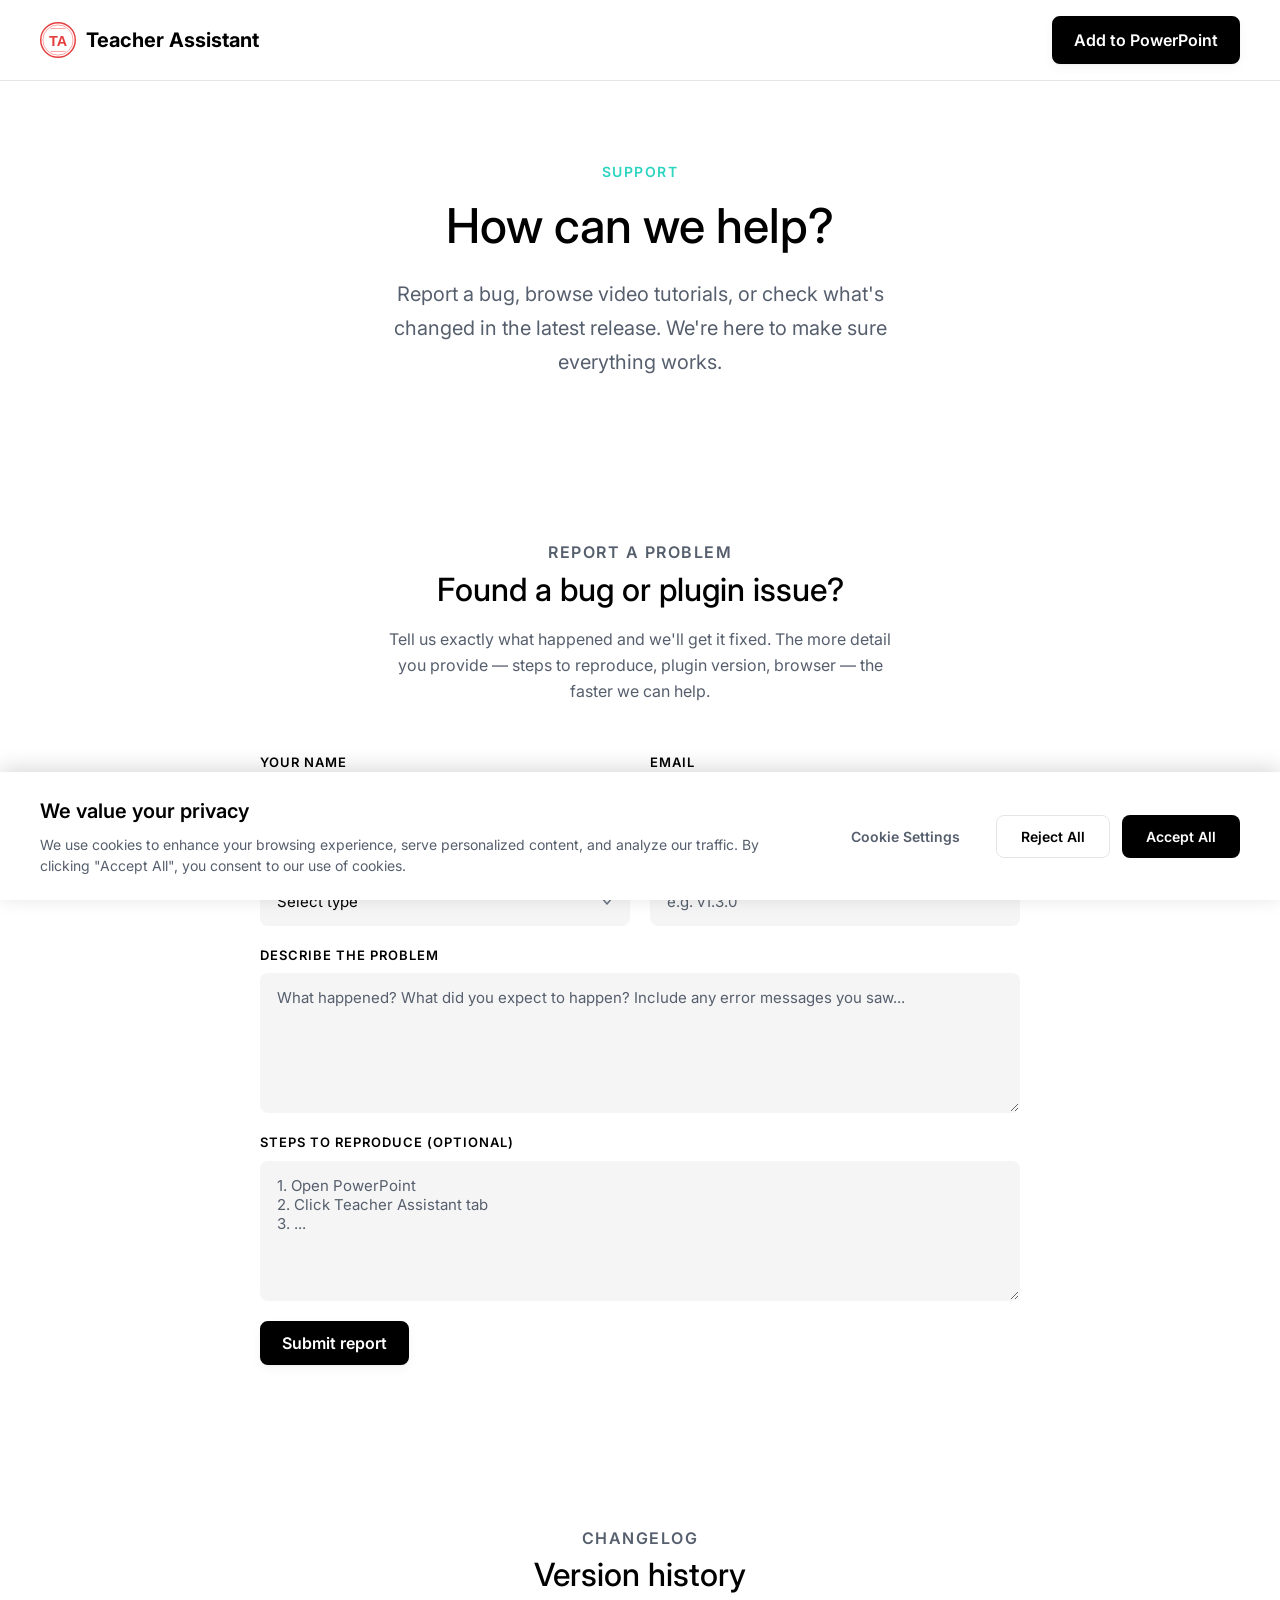
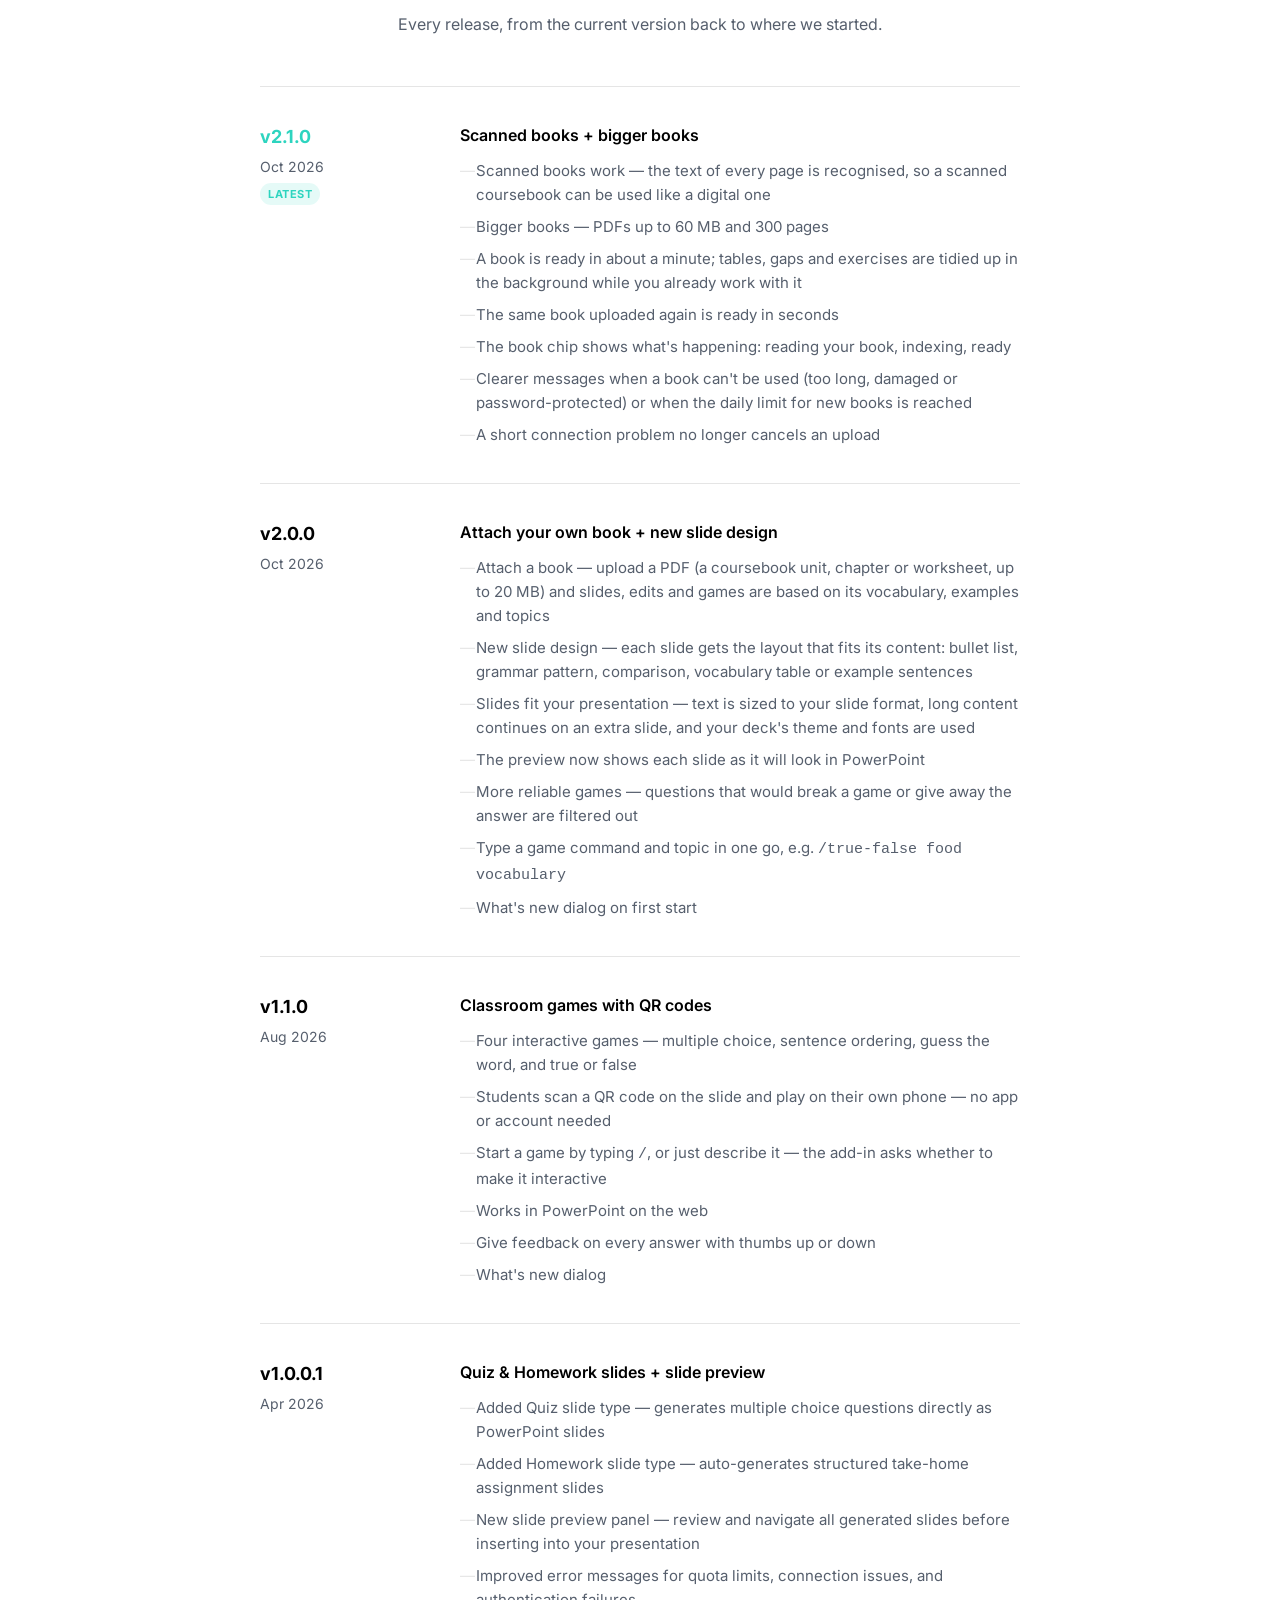
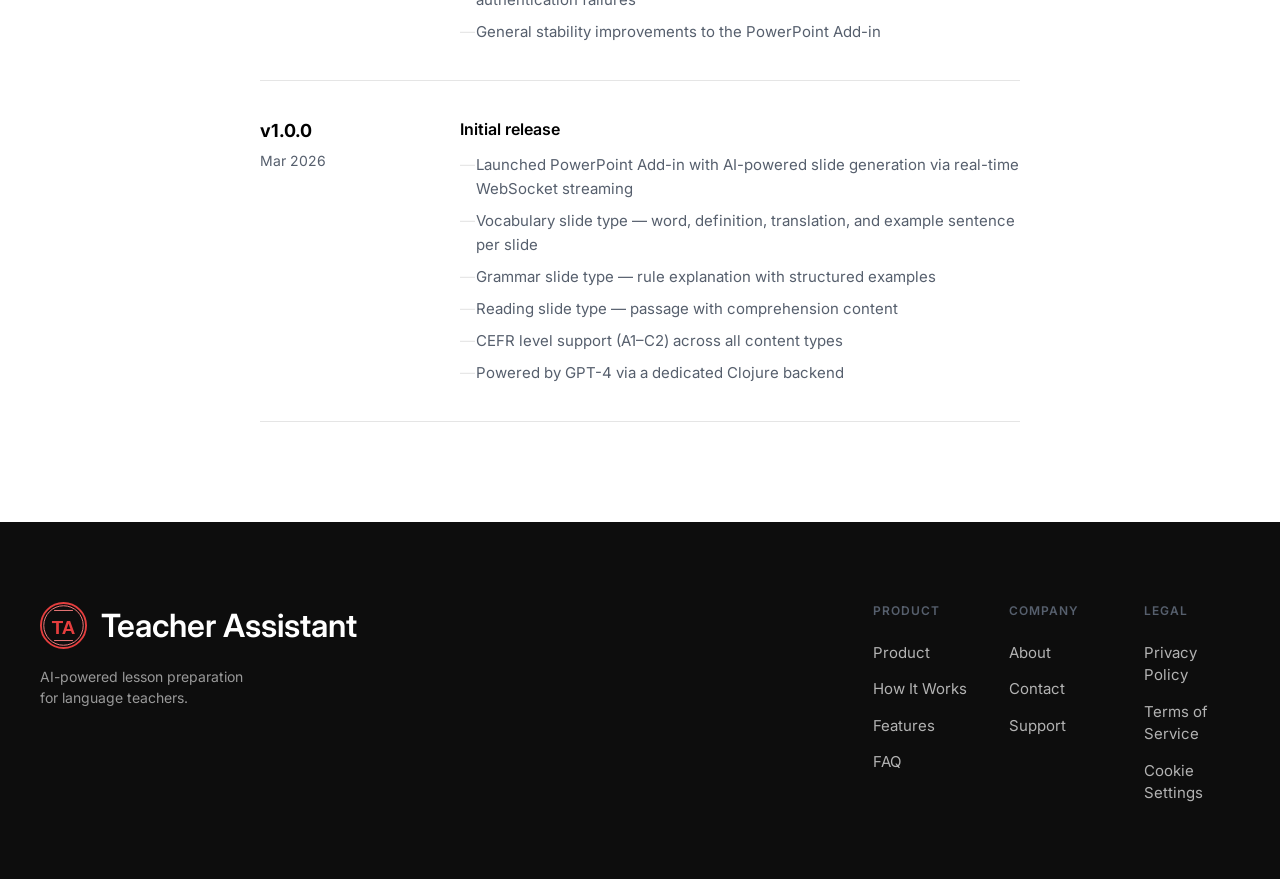
<file: support.html>
<!DOCTYPE html>
<html lang="en">
<head>
    <meta charset="UTF-8">
    <meta name="viewport" content="width=device-width, initial-scale=1.0">
    <title>Support — Teacher Assistant</title>
    <link rel="icon" type="image/svg+xml" href="assets/favicon.svg">
    <link rel="stylesheet" href="css/styles.css">
    <link rel="stylesheet" href="css/support.css">
    <link rel="preconnect" href="https://fonts.googleapis.com">
    <link rel="preconnect" href="https://fonts.gstatic.com" crossorigin>
    <link href="https://fonts.googleapis.com/css2?family=Inter:wght@400;500;600;700&display=swap" rel="stylesheet">
</head>
<body>
    <!-- Header -->
    <header class="header">
        <div class="header-container">
            <a href="index.html" class="logo">
                <img src="assets/logo-web.svg" alt="TA" class="logo-icon">
                <span class="logo-text">Teacher Assistant</span>
            </a>
            <div class="header-actions">
                <a href="https://marketplace.microsoft.com/hr-hr/product/saas/wa200010687?tab=overview" class="btn btn-primary" target="_blank" rel="noopener">Add to PowerPoint</a>
            </div>
            <button class="mobile-menu-btn" aria-label="Toggle menu">
                <span></span>
                <span></span>
                <span></span>
            </button>
        </div>
    </header>

    <!-- Support Hero -->
    <section class="support-hero">
        <div class="support-hero-container">
            <p class="support-eyebrow">Support</p>
            <h1 class="support-hero-title">How can we help?</h1>
            <p class="support-hero-subtitle">Report a bug, browse video tutorials, or check what's changed in the latest release. We're here to make sure everything works.</p>
        </div>
    </section>

    <!-- Bug Report Section -->
    <section class="support-report">
        <div class="support-report-inner">
            <div class="support-section-header">
                <p class="support-eyebrow">Report a problem</p>
                <h2>Found a bug or plugin issue?</h2>
                <p>Tell us exactly what happened and we'll get it fixed. The more detail you provide — steps to reproduce, plugin version, browser — the faster we can help.</p>
            </div>

            <form class="support-form" id="supportForm" novalidate>
                <div class="support-form-row">
                    <div class="support-field">
                        <label for="supportName">Your name</label>
                        <input type="text" id="supportName" placeholder="Sarah Mitchell">
                        <span class="field-error" id="err-name"></span>
                    </div>
                    <div class="support-field">
                        <label for="supportEmail">Email</label>
                        <input type="email" id="supportEmail" placeholder="sarah@school.com">
                        <span class="field-error" id="err-email"></span>
                    </div>
                </div>

                <div class="support-form-row">
                    <div class="support-field">
                        <label for="supportType">Problem type</label>
                        <select id="supportType">
                            <option value="" disabled selected>Select type</option>
                            <option value="plugin-powerpoint">Plugin issue — PowerPoint Add-in</option>
                            <option value="plugin-slides">Plugin issue — Google Slides</option>
                            <option value="content">Content quality issue</option>
                            <option value="other">Other</option>
                        </select>
                    </div>
                    <div class="support-field">
                        <label for="supportVersion">Plugin / app version</label>
                        <input type="text" id="supportVersion" placeholder="e.g. v1.3.0">
                    </div>
                </div>

                <div class="support-field">
                    <label for="supportDescription">Describe the problem</label>
                    <textarea id="supportDescription" placeholder="What happened? What did you expect to happen? Include any error messages you saw..."></textarea>
                    <span class="field-error" id="err-description"></span>
                </div>

                <div class="support-field">
                    <label for="supportSteps">Steps to reproduce (optional)</label>
                    <textarea id="supportSteps" placeholder="1. Open PowerPoint&#10;2. Click Teacher Assistant tab&#10;3. ..."></textarea>
                </div>

                <div>
                    <button type="submit" class="btn btn-primary">Submit report</button>
                </div>
            </form>

            <div id="supportSuccess" hidden>
                <div class="support-success">
                    <div class="support-success-icon">
                        <svg width="32" height="32" viewBox="0 0 32 32" fill="none">
                            <circle cx="16" cy="16" r="16" fill="#2DD4BF"/>
                            <path d="M9 16.5L13.5 21L23 11" stroke="white" stroke-width="2.5" stroke-linecap="round" stroke-linejoin="round"/>
                        </svg>
                    </div>
                    <h3 class="support-success-title">Report submitted</h3>
                    <p class="support-success-text">Thanks for reaching out. We'll look into it and get back to you at your email address.</p>
                    <button id="supportReset" class="btn btn-primary">Send another report</button>
                </div>
            </div>
        </div>
    </section>

    <!-- Video Tutorials Section 
    <section class="support-tutorials">
        <div class="support-tutorials-inner">
            <div class="support-section-header">
                <p class="support-eyebrow">Learn</p>
                <h2>Video tutorials</h2>
                <p>Short, focused videos showing you exactly how to get the most out of Teacher Assistant.</p>
            </div>

            <div class="tutorials-grid">
                
                <a href="#" class="tutorial-card">
                    <div class="tutorial-thumb">
                        <span class="tutorial-thumb-label">Video</span>
                        <div class="tutorial-play">
                            <svg width="14" height="16" viewBox="0 0 14 16" fill="currentColor">
                                <path d="M1 1L13 8L1 15V1Z"/>
                            </svg>
                        </div>
                    </div>
                    <div class="tutorial-body">
                        <span class="tutorial-tag">Getting started</span>
                        <span class="tutorial-title">Your first lesson in 60 seconds</span>
                        <span class="tutorial-duration">1:02</span>
                    </div>
                </a>

                
                <a href="#" class="tutorial-card">
                    <div class="tutorial-thumb">
                        <span class="tutorial-thumb-label">Video</span>
                        <div class="tutorial-play">
                            <svg width="14" height="16" viewBox="0 0 14 16" fill="currentColor">
                                <path d="M1 1L13 8L1 15V1Z"/>
                            </svg>
                        </div>
                    </div>
                    <div class="tutorial-body">
                        <span class="tutorial-tag">PowerPoint Add-in</span>
                        <span class="tutorial-title">Installing and using the PowerPoint plugin</span>
                        <span class="tutorial-duration">3:45</span>
                    </div>
                </a>

               
                <a href="#" class="tutorial-card">
                    <div class="tutorial-thumb">
                        <span class="tutorial-thumb-label">Video</span>
                        <div class="tutorial-play">
                            <svg width="14" height="16" viewBox="0 0 14 16" fill="currentColor">
                                <path d="M1 1L13 8L1 15V1Z"/>
                            </svg>
                        </div>
                    </div>
                    <div class="tutorial-body">
                        <span class="tutorial-tag">Vocabulary</span>
                        <span class="tutorial-title">Building vocabulary lists for any CEFR level</span>
                        <span class="tutorial-duration">2:30</span>
                    </div>
                </a>

              
                <a href="#" class="tutorial-card">
                    <div class="tutorial-thumb">
                        <span class="tutorial-thumb-label">Video</span>
                        <div class="tutorial-play">
                            <svg width="14" height="16" viewBox="0 0 14 16" fill="currentColor">
                                <path d="M1 1L13 8L1 15V1Z"/>
                            </svg>
                        </div>
                    </div>
                    <div class="tutorial-body">
                        <span class="tutorial-tag">Grammar</span>
                        <span class="tutorial-title">Generating grammar explanations and exercises</span>
                        <span class="tutorial-duration">4:10</span>
                    </div>
                </a>

               
                <a href="#" class="tutorial-card">
                    <div class="tutorial-thumb">
                        <span class="tutorial-thumb-label">Video</span>
                        <div class="tutorial-play">
                            <svg width="14" height="16" viewBox="0 0 14 16" fill="currentColor">
                                <path d="M1 1L13 8L1 15V1Z"/>
                            </svg>
                        </div>
                    </div>
                    <div class="tutorial-body">
                        <span class="tutorial-tag">Reading</span>
                        <span class="tutorial-title">Creating reading passages with comprehension questions</span>
                        <span class="tutorial-duration">3:20</span>
                    </div>
                </a>

                
                <a href="#" class="tutorial-card">
                    <div class="tutorial-thumb">
                        <span class="tutorial-thumb-label">Video</span>
                        <div class="tutorial-play">
                            <svg width="14" height="16" viewBox="0 0 14 16" fill="currentColor">
                                <path d="M1 1L13 8L1 15V1Z"/>
                            </svg>
                        </div>
                    </div>
                    <div class="tutorial-body">
                        <span class="tutorial-tag">Exercises</span>
                        <span class="tutorial-title">Quizzes, fill-in-blanks and matching exercises</span>
                        <span class="tutorial-duration">2:55</span>
                    </div>
                </a>
            </div>
        </div>
    </section>
	-->

    <!-- Version History Section -->
    <section class="support-versions">
        <div class="support-versions-inner">
            <div class="support-section-header">
                <p class="support-eyebrow">Changelog</p>
                <h2>Version history</h2>
                <p>Every release, from the current version back to where we started.</p>
            </div>

            <div class="version-list">

                <!-- v2.1.0 — Current -->
                <div class="version-item">
                    <div class="version-meta">
                        <span class="version-number version-current">v2.1.0</span>
                        <span class="version-date">Oct 2026</span>
                        <span class="version-badge">Latest</span>
                    </div>
                    <div class="version-body">
                        <p class="version-title">Scanned books + bigger books</p>
                        <ul class="version-changes">
                            <li>Scanned books work — the text of every page is recognised, so a scanned coursebook can be used like a digital one</li>
                            <li>Bigger books — PDFs up to 60&nbsp;MB and 300 pages</li>
                            <li>A book is ready in about a minute; tables, gaps and exercises are tidied up in the background while you already work with it</li>
                            <li>The same book uploaded again is ready in seconds</li>
                            <li>The book chip shows what's happening: reading your book, indexing, ready</li>
                            <li>Clearer messages when a book can't be used (too long, damaged or password-protected) or when the daily limit for new books is reached</li>
                            <li>A short connection problem no longer cancels an upload</li>
                        </ul>
                    </div>
                </div>

                <!-- v2.0.0 -->
                <div class="version-item">
                    <div class="version-meta">
                        <span class="version-number">v2.0.0</span>
                        <span class="version-date">Oct 2026</span>
                    </div>
                    <div class="version-body">
                        <p class="version-title">Attach your own book + new slide design</p>
                        <ul class="version-changes">
                            <li>Attach a book — upload a PDF (a coursebook unit, chapter or worksheet, up to 20&nbsp;MB) and slides, edits and games are based on its vocabulary, examples and topics</li>
                            <li>New slide design — each slide gets the layout that fits its content: bullet list, grammar pattern, comparison, vocabulary table or example sentences</li>
                            <li>Slides fit your presentation — text is sized to your slide format, long content continues on an extra slide, and your deck's theme and fonts are used</li>
                            <li>The preview now shows each slide as it will look in PowerPoint</li>
                            <li>More reliable games — questions that would break a game or give away the answer are filtered out</li>
                            <li>Type a game command and topic in one go, e.g. <code>/true-false food vocabulary</code></li>
                            <li>What's new dialog on first start</li>
                        </ul>
                    </div>
                </div>

                <!-- v1.1.0 -->
                <div class="version-item">
                    <div class="version-meta">
                        <span class="version-number">v1.1.0</span>
                        <span class="version-date">Aug 2026</span>
                    </div>
                    <div class="version-body">
                        <p class="version-title">Classroom games with QR codes</p>
                        <ul class="version-changes">
                            <li>Four interactive games — multiple choice, sentence ordering, guess the word, and true or false</li>
                            <li>Students scan a QR code on the slide and play on their own phone — no app or account needed</li>
                            <li>Start a game by typing <code>/</code>, or just describe it — the add-in asks whether to make it interactive</li>
                            <li>Works in PowerPoint on the web</li>
                            <li>Give feedback on every answer with thumbs up or down</li>
                            <li>What's new dialog</li>
                        </ul>
                    </div>
                </div>

                <!-- v1.0.0.1 -->
                <div class="version-item">
                    <div class="version-meta">
                        <span class="version-number">v1.0.0.1</span>
                        <span class="version-date">Apr 2026</span>
                    </div>
                    <div class="version-body">
                        <p class="version-title">Quiz &amp; Homework slides + slide preview</p>
                        <ul class="version-changes">
                            <li>Added Quiz slide type — generates multiple choice questions directly as PowerPoint slides</li>
                            <li>Added Homework slide type — auto-generates structured take-home assignment slides</li>
                            <li>New slide preview panel — review and navigate all generated slides before inserting into your presentation</li>
                            <li>Improved error messages for quota limits, connection issues, and authentication failures</li>
                            <li>General stability improvements to the PowerPoint Add-in</li>
                        </ul>
                    </div>
                </div>

                <!-- v1.0.0 -->
                <div class="version-item">
                    <div class="version-meta">
                        <span class="version-number">v1.0.0</span>
                        <span class="version-date">Mar 2026</span>
                    </div>
                    <div class="version-body">
                        <p class="version-title">Initial release</p>
                        <ul class="version-changes">
                            <li>Launched PowerPoint Add-in with AI-powered slide generation via real-time WebSocket streaming</li>
                            <li>Vocabulary slide type — word, definition, translation, and example sentence per slide</li>
                            <li>Grammar slide type — rule explanation with structured examples</li>
                            <li>Reading slide type — passage with comprehension content</li>
                            <li>CEFR level support (A1–C2) across all content types</li>
                            <li>Powered by GPT-4 via a dedicated Clojure backend</li>
                        </ul>
                    </div>
                </div>

            </div>
        </div>
    </section>

    <!-- Footer -->
    <footer class="footer">
        <div class="footer-container">
            <div class="footer-brand">
                <a href="index.html" class="footer-logo">
                    <img src="assets/logo-web.svg" alt="TA" class="logo-icon">
                    Teacher Assistant
                </a>
                <p class="footer-tagline">AI-powered lesson preparation for language teachers.</p>
            </div>

            <div class="footer-links">
                <div class="footer-column">
                    <h4 class="footer-heading">Product</h4>
                    <ul class="footer-list">
                        <li><a href="index.html#showcase">Product</a></li>
                        <li><a href="index.html#how-it-works">How It Works</a></li>
                        <li><a href="index.html#features">Features</a></li>
                        <li><a href="index.html#faq">FAQ</a></li>
                    </ul>
                </div>
                <div class="footer-column">
                    <h4 class="footer-heading">Company</h4>
                    <ul class="footer-list">
                        <li><a href="about.html">About</a></li>
                        <li><a href="contact.html">Contact</a></li>
                        <li><a href="support.html">Support</a></li>
                    </ul>
                </div>
                <div class="footer-column">
                    <h4 class="footer-heading">Legal</h4>
                    <ul class="footer-list">
                        <li><a href="privacy-policy.html">Privacy Policy</a></li>
                        <li><a href="legal-notice.html">Terms of Service</a></li>
                        <li><a href="#" id="footerCookieSettings">Cookie Settings</a></li>
                    </ul>
                </div>
            </div>
        </div>
    </footer>

    <!-- Cookie Consent Banner -->
    <div class="cookie-banner" id="cookieBanner">
        <div class="cookie-content">
            <div class="cookie-text">
                <h3 class="cookie-title">We value your privacy</h3>
                <p class="cookie-description">We use cookies to enhance your browsing experience, serve personalized content, and analyze our traffic. By clicking "Accept All", you consent to our use of cookies.</p>
            </div>
            <div class="cookie-actions">
                <button class="cookie-btn cookie-btn-settings" id="cookieSettings">Cookie Settings</button>
                <button class="cookie-btn cookie-btn-reject" id="cookieReject">Reject All</button>
                <button class="cookie-btn cookie-btn-accept" id="cookieAccept">Accept All</button>
            </div>
        </div>
    </div>

    <!-- Cookie Settings Modal -->
    <div class="cookie-modal" id="cookieModal">
        <div class="cookie-modal-content">
            <div class="cookie-modal-header">
                <h3>Cookie Settings</h3>
                <button class="cookie-modal-close" id="cookieModalClose">&times;</button>
            </div>
            <div class="cookie-modal-body">
                <div class="cookie-option">
                    <div class="cookie-option-info">
                        <h4>Essential Cookies</h4>
                        <p>These cookies are necessary for the website to function and cannot be switched off.</p>
                    </div>
                    <label class="cookie-toggle">
                        <input type="checkbox" checked disabled>
                        <span class="cookie-toggle-slider always-on"></span>
                    </label>
                </div>
                <div class="cookie-option">
                    <div class="cookie-option-info">
                        <h4>Analytics Cookies</h4>
                        <p>These cookies help us understand how visitors interact with our website.</p>
                    </div>
                    <label class="cookie-toggle">
                        <input type="checkbox" id="analyticsCookies">
                        <span class="cookie-toggle-slider"></span>
                    </label>
                </div>
                <div class="cookie-option">
                    <div class="cookie-option-info">
                        <h4>Marketing Cookies</h4>
                        <p>These cookies are used to deliver personalized advertisements.</p>
                    </div>
                    <label class="cookie-toggle">
                        <input type="checkbox" id="marketingCookies">
                        <span class="cookie-toggle-slider"></span>
                    </label>
                </div>
            </div>
            <div class="cookie-modal-footer">
                <button class="cookie-btn cookie-btn-reject" id="cookieModalReject">Reject All</button>
                <button class="cookie-btn cookie-btn-accept" id="cookieModalSave">Save Preferences</button>
            </div>
        </div>
    </div>

    <!-- Trial Signup Modal -->
    <div class="trial-modal" id="trialModal">
        <div class="trial-modal-content">
            <button class="trial-modal-close" id="trialModalClose">&times;</button>

            <p class="trial-eyebrow">Free trial &middot; No credit card required</p>
            <h2 class="trial-title">Get early access</h2>

            <div id="trialFormWrap">
                <form class="trial-form" id="trialForm" novalidate>
                    <div class="trial-form-row">
                        <div class="trial-field">
                            <label for="trialName">First name</label>
                            <input type="text" id="trialName" placeholder="Sarah" autocomplete="given-name">
                            <span class="trial-field-error" id="trial-err-name"></span>
                        </div>
                        <div class="trial-field">
                            <label for="trialEmail">Email</label>
                            <input type="email" id="trialEmail" placeholder="sarah@school.com" autocomplete="email">
                            <span class="trial-field-error" id="trial-err-email"></span>
                        </div>
                    </div>
                    <ul class="trial-trust">
                        <li>
                            <svg width="16" height="16" viewBox="0 0 16 16" fill="none">
                                <circle cx="8" cy="8" r="7" fill="#2DD4BF" fill-opacity="0.15"/>
                                <path d="M4.5 8.5L6.5 10.5L11.5 5.5" stroke="#2DD4BF" stroke-width="1.5" stroke-linecap="round" stroke-linejoin="round"/>
                            </svg>
                            Works in PowerPoint
                        </li>
                        <li>
                            <svg width="16" height="16" viewBox="0 0 16 16" fill="none">
                                <circle cx="8" cy="8" r="7" fill="#2DD4BF" fill-opacity="0.15"/>
                                <path d="M4.5 8.5L6.5 10.5L11.5 5.5" stroke="#2DD4BF" stroke-width="1.5" stroke-linecap="round" stroke-linejoin="round"/>
                            </svg>
                            A1–C2, 6+ languages supported
                        </li>
                        <li>
                            <svg width="16" height="16" viewBox="0 0 16 16" fill="none">
                                <circle cx="8" cy="8" r="7" fill="#2DD4BF" fill-opacity="0.15"/>
                                <path d="M4.5 8.5L6.5 10.5L11.5 5.5" stroke="#2DD4BF" stroke-width="1.5" stroke-linecap="round" stroke-linejoin="round"/>
                            </svg>
                            Trusted by language teachers
                        </li>
                    </ul>
                    <p class="trial-form-error" id="trialFormError" hidden></p>
                    <button type="submit" class="btn btn-primary trial-submit">Get early access</button>
                </form>

                <p class="trial-next-step">We'll send you the add-in install link — takes 2 minutes to set up.</p>
            </div>

            <div class="trial-success" id="trialSuccess" hidden>
                <div class="trial-success-icon">
                    <svg width="48" height="48" viewBox="0 0 48 48" fill="none">
                        <circle cx="24" cy="24" r="24" fill="#2DD4BF" fill-opacity="0.12"/>
                        <circle cx="24" cy="24" r="16" fill="#2DD4BF"/>
                        <path d="M17 24.5L21.5 29L31 19" stroke="white" stroke-width="2.5" stroke-linecap="round" stroke-linejoin="round"/>
                    </svg>
                </div>
                <h3 class="trial-success-title">You're in! Check your inbox.</h3>
                <p class="trial-success-text">We've sent the install link to <strong id="trialSuccessEmail"></strong>. It takes about 2 minutes to set up.</p>
                <button class="trial-success-reset" id="trialReset">Send to a different email</button>
            </div>
        </div>
    </div>

    <script src="js/main.js"></script>
    <script src="js/support.js"></script>
</body>
</html>
</file>
<file: css/styles.css>
/* ================================
   CSS Variables & Reset
   ================================ */
:root {
    /* Colors */
    --color-black: #000000;
    --color-white: #ffffff;
    --color-gray: #565f6d;
    --color-gray-light: #f5f5f5;
    --color-border: rgba(0, 0, 0, 0.1);

    /* Accent */
    --color-accent: #2DD4BF;
    --color-accent-dark: #14b8a6;
    --color-accent-tint: rgba(45, 212, 191, 0.12);

    /* Radius scale */
    --radius-sm: 10px;
    --radius-md: 16px;
    --radius-lg: 24px;

    /* Shadow scale */
    --shadow-sm: 0 1px 2px rgba(0, 0, 0, 0.04), 0 4px 12px rgba(0, 0, 0, 0.04);
    --shadow-md: 0 8px 24px rgba(0, 0, 0, 0.08);
    --shadow-lg: 0 24px 60px rgba(0, 0, 0, 0.12);

    /* Typography */
    --font-family: 'Inter', -apple-system, BlinkMacSystemFont, 'Segoe UI', Roboto, sans-serif;
    --font-display: 'Fraunces', Georgia, 'Times New Roman', serif;

    /* Spacing */
    --header-height: 81px;
    --container-padding: 24px;

    /* Transitions */
    --transition-fast: 150ms ease;
    --transition-normal: 250ms ease;
}

/* Reset */
*, *::before, *::after {
    margin: 0;
    padding: 0;
    box-sizing: border-box;
}

html {
    font-size: 16px;
    scroll-behavior: smooth;
    -webkit-font-smoothing: antialiased;
    -moz-osx-font-smoothing: grayscale;
}

@media (prefers-reduced-motion: reduce) {
    html {
        scroll-behavior: auto;
    }
}

body {
    font-family: var(--font-family);
    font-size: 1rem;
    line-height: 1.5;
    color: var(--color-black);
    background-color: var(--color-white);
}

a {
    text-decoration: none;
    color: inherit;
}

ul {
    list-style: none;
}

button {
    font-family: inherit;
    cursor: pointer;
    border: none;
    background: none;
}

img {
    max-width: 100%;
    height: auto;
    display: block;
}

/* ================================
   Header
   ================================ */
.header {
    position: fixed;
    top: 0;
    left: 0;
    right: 0;
    height: var(--header-height);
    background-color: var(--color-white);
    z-index: 1000;
    border-bottom: 1px solid var(--color-border);
    transition: box-shadow var(--transition-normal), border-color var(--transition-normal);
}

.header.is-scrolled {
    border-bottom-color: transparent;
    box-shadow: var(--shadow-sm);
}

.header-container {
    display: flex;
    align-items: center;
    justify-content: space-between;
    height: 100%;
    max-width: 1440px;
    margin: 0 auto;
    padding: 0 var(--container-padding);
}

/* Logo */
.logo {
    display: flex;
    align-items: center;
    flex-shrink: 0;
}

.logo-text {
    font-size: 1.25rem;
    font-weight: 700;
    color: var(--color-black);
}

.logo-icon {
    height: 36px;
    width: auto;
    margin-right: 10px;
}

/* Navigation */
.main-nav {
    display: none;
    margin-left: 40px;
}

.nav-list {
    display: flex;
    align-items: center;
    gap: 8px;
}

.nav-item {
    position: relative;
}

.nav-link {
    display: flex;
    align-items: center;
    gap: 4px;
    padding: 8px 12px;
    font-size: 1rem;
    font-weight: 500;
    color: var(--color-black);
    border-radius: 6px;
    transition: background-color var(--transition-fast);
}

.nav-link:hover {
    background-color: var(--color-gray-light);
}

.chevron {
    width: 12px;
    height: 12px;
    transition: transform var(--transition-fast);
}

.nav-link:hover .chevron {
    transform: rotate(180deg);
}

/* Header Actions */
.header-actions {
    display: flex;
    align-items: center;
    gap: 12px;
}

.login-link {
    padding: 8px 16px;
    font-size: 1rem;
    font-weight: 500;
    color: var(--color-black);
    border-radius: 6px;
    transition: background-color var(--transition-fast);
}

.login-link:hover {
    background-color: var(--color-gray-light);
}

/* Buttons */
.btn {
    display: inline-flex;
    align-items: center;
    justify-content: center;
    padding: 10px 20px;
    font-size: 1rem;
    font-weight: 600;
    border-radius: 8px;
    transition: all var(--transition-fast);
    white-space: nowrap;
}

.btn-outline {
    background-color: var(--color-white);
    color: var(--color-black);
    border: 2px solid var(--color-black);
}

.btn-outline:hover {
    background-color: var(--color-black);
    color: var(--color-white);
}

.btn-primary {
    background-color: var(--color-black);
    color: var(--color-white);
    border: 2px solid var(--color-black);
    box-shadow: var(--shadow-sm);
    transition: all var(--transition-fast);
}

.btn-primary:hover {
    background-color: #333;
    border-color: #333;
    transform: translateY(-2px);
    box-shadow: var(--shadow-md);
}

.btn-primary:active {
    transform: translateY(0);
    box-shadow: var(--shadow-sm);
}

.btn-large {
    padding: 15px 28px;
    font-size: 1.0625rem;
}

.btn-text {
    padding: 10px 4px;
    color: var(--color-black);
    font-weight: 600;
    border-bottom: 2px solid transparent;
}

.btn-text:hover {
    border-bottom-color: var(--color-black);
}

/* Mobile Menu Button */
.mobile-menu-btn {
    display: flex;
    flex-direction: column;
    justify-content: center;
    gap: 5px;
    width: 40px;
    height: 40px;
    padding: 8px;
}

.mobile-menu-btn span {
    display: block;
    width: 100%;
    height: 2px;
    background-color: var(--color-black);
    border-radius: 1px;
    transition: all var(--transition-fast);
}

.mobile-menu-btn.active span:nth-child(1) {
    transform: translateY(7px) rotate(45deg);
}

.mobile-menu-btn.active span:nth-child(2) {
    opacity: 0;
}

.mobile-menu-btn.active span:nth-child(3) {
    transform: translateY(-7px) rotate(-45deg);
}

/* Mobile nav panel */
.mobile-nav {
    display: none;
    flex-direction: column;
    background-color: var(--color-white);
    border-bottom: 1px solid var(--color-border);
    padding: 8px 24px 20px;
}

.mobile-nav.active {
    display: flex;
}

.mobile-nav-link {
    padding: 14px 0;
    font-size: 1.0625rem;
    font-weight: 500;
    color: var(--color-black);
    border-bottom: 1px solid var(--color-border);
}

.mobile-nav-cta {
    margin-top: 16px;
    justify-content: center;
}

/* ================================
   Hero Section
   ================================ */
.hero {
    position: relative;
    padding: calc(var(--header-height) + 56px) 24px 80px;
    background: linear-gradient(180deg, #f7fefd 0%, #ffffff 55%);
    overflow: hidden;
}

.hero-container {
    max-width: 1280px;
    margin: 0 auto;
    display: grid;
    grid-template-columns: 1fr;
    gap: 56px;
    align-items: center;
}

.hero-content {
    max-width: 640px;
}

.hero-eyebrow {
    font-size: 0.875rem;
    font-weight: 600;
    color: var(--color-accent-dark);
    text-transform: uppercase;
    letter-spacing: 0.5px;
    margin-bottom: 18px;
}

.hero-title-main {
    font-family: var(--font-display);
    font-size: 2.75rem;
    font-weight: 600;
    line-height: 1.1;
    color: var(--color-black);
    margin-bottom: 22px;
    letter-spacing: -0.5px;
}

.hero-highlight {
    color: var(--color-accent-dark);
}

.hero-subtitle {
    font-size: 1.125rem;
    line-height: 1.6;
    color: var(--color-gray);
    margin-bottom: 32px;
    max-width: 540px;
}

.hero-cta-row {
    display: flex;
    align-items: center;
    flex-wrap: wrap;
    gap: 24px;
    margin-bottom: 24px;
}

.hero-reassurance {
    font-size: 0.875rem;
    font-weight: 500;
    color: var(--color-gray);
    display: flex;
    gap: 8px;
    flex-wrap: wrap;
}

.hero-reassurance-dot {
    color: var(--color-border);
}

/* Hero product photo (links out to the AppSource listing) */
.hero-visual {
    display: flex;
    justify-content: center;
}

.hero-photo {
    position: relative;
    display: block;
    width: 100%;
    max-width: 480px;
    border-radius: var(--radius-md);
    overflow: hidden;
    box-shadow: var(--shadow-lg);
    text-decoration: none;
    transition: transform 0.25s ease, box-shadow 0.25s ease;
}

.hero-photo:hover,
.hero-photo:focus-visible {
    transform: translateY(-4px);
    box-shadow: var(--shadow-lg), 0 30px 60px rgba(0, 0, 0, 0.14);
}

.hero-photo img {
    display: block;
    width: 100%;
    aspect-ratio: 3 / 2;
    object-fit: cover;
}

.hero-photo::after {
    content: "";
    position: absolute;
    inset: 0;
    background: linear-gradient(to top, rgba(0, 0, 0, 0.55) 0%, rgba(0, 0, 0, 0) 40%);
    pointer-events: none;
}

.hero-photo-badge {
    position: absolute;
    left: 16px;
    right: 16px;
    bottom: 16px;
    display: flex;
    align-items: center;
    gap: 10px;
    padding: 12px 16px;
    border-radius: 12px;
    background: rgba(255, 255, 255, 0.96);
    box-shadow: var(--shadow-md);
    font-size: 0.875rem;
    font-weight: 600;
    color: var(--color-black);
}

.hero-photo-badge svg {
    flex-shrink: 0;
    color: var(--color-accent-dark);
}

.hero-photo-badge-arrow {
    margin-left: auto;
    color: var(--color-gray);
}


/* ================================
   Feature Video Section
   ================================ */
.feature-video-section {
    padding: 100px 24px;
    background-color: var(--color-white);
}

.feature-video-container {
    max-width: 1200px;
    margin: 0 auto;
    text-align: center;
}

.feature-video-title {
    font-size: 2.5rem;
    font-weight: 500;
    line-height: 1.2;
    margin-bottom: 60px;
    color: var(--color-black);
}

/* Video Player */
.video-wrapper {
    margin-bottom: 40px;
}

.video-player {
    position: relative;
    width: 100%;
    max-width: 1000px;
    margin: 0 auto;
    border-radius: 16px;
    overflow: hidden;
    background-color: #1a1a1a;
    height: 70vh;
}

.video-placeholder {
    position: absolute;
    top: 0;
    left: 0;
    width: 100%;
    height: 100%;
    display: flex;
    align-items: center;
    justify-content: center;
    background: linear-gradient(135deg, #667eea 0%, #764ba2 100%);
    cursor: pointer;
    z-index: 2;
}

.video-placeholder:hover .play-icon {
    transform: scale(1.1);
}

.play-icon {
    transition: transform var(--transition-normal);
}

#hero, #proof, #problem, #how-it-works, #features, #before-after, #showcase, #benefits, #early-access, #faq {
    scroll-margin-top: var(--header-height);
}

#vimeo-player {
    position: absolute;
    top: 0;
    left: 0;
    width: 100%;
    height: 100%;
}

/* Feature Tabs */
.feature-tabs {
    display: flex;
    align-items: center;
    justify-content: center;
    gap: 8px;
    flex-wrap: wrap;
}

.feature-tab {
    display: inline-flex;
    align-items: center;
    gap: 8px;
    padding: 12px 20px;
    font-size: 1rem;
    font-weight: 500;
    color: var(--color-black);
    background-color: transparent;
    border: none;
    border-radius: 100px;
    cursor: pointer;
    transition: all var(--transition-fast);
}

.feature-tab:hover {
    background-color: var(--color-gray-light);
}

.feature-tab.active {
    background-color: var(--color-black);
    color: var(--color-white);
}

.tab-icon {
    display: flex;
    align-items: center;
    justify-content: center;
    width: 20px;
    height: 20px;
}

.tab-icon svg {
    width: 18px;
    height: 18px;
}

/* ================================
   Stats Section
   ================================ */
.stats-section {
    padding: 60px 24px;
    background-color: var(--color-black);
}

.stats-container {
    max-width: 1000px;
    margin: 0 auto;
    display: flex;
    align-items: center;
    justify-content: space-between;
}

.stat-item {
    text-align: center;
    flex: 1;
}

.stat-number {
    display: block;
    font-size: 2.5rem;
    font-weight: 700;
    color: var(--color-white);
    margin-bottom: 8px;
}

.stat-label {
    font-size: 1rem;
    color: var(--color-gray);
}

.stat-divider {
    width: 1px;
    height: 60px;
    background-color: rgba(255, 255, 255, 0.2);
}

/* ================================
   Systems Section
   ================================ */
.systems-section {
    min-height: 100vh;
    padding: 100px 24px;
    background-color: var(--color-gray-light);
    display: flex;
    align-items: center;
}

.systems-container {
    max-width: 1200px;
    margin: 0 auto;
}

.systems-title {
    font-size: 2.5rem;
    font-weight: 500;
    line-height: 1.2;
    text-align: center;
    margin-bottom: 60px;
    color: var(--color-black);
}

.systems-cards {
    display: flex;
    gap: 24px;
    justify-content: center;
}

.system-card {
    flex: 1;
    max-width: 380px;
    background-color: var(--color-white);
    border: 1px solid var(--color-border);
    border-radius: var(--radius-md);
    box-shadow: var(--shadow-sm);
    padding: 32px;
    text-align: center;
    transition: transform var(--transition-normal), box-shadow var(--transition-normal), border-color var(--transition-normal);
}

.system-card:hover {
    transform: translateY(-4px);
    box-shadow: var(--shadow-md);
    border-color: var(--color-accent);
}

.system-card-icon {
    display: inline-flex;
    align-items: center;
    justify-content: center;
    width: 64px;
    height: 64px;
    margin-bottom: 24px;
    border-radius: var(--radius-sm);
    background-color: var(--color-accent-tint);
    color: var(--color-accent-dark);
}

.system-card-icon svg {
    width: 32px;
    height: 32px;
}

.system-card-title {
    font-size: 1.25rem;
    font-weight: 600;
    line-height: 1.4;
    color: var(--color-black);
    margin-bottom: 12px;
}

.system-card-desc {
    font-size: 1rem;
    line-height: 1.6;
    color: var(--color-gray);
}

/* ================================
   Testimonial Section
   ================================ */
.testimonial-section {
    padding: 100px 24px;
    background-color: var(--color-white);
}

.testimonial-container {
    max-width: 1200px;
    margin: 0 auto;
    display: flex;
    justify-content: space-between;
    align-items: flex-end;
    gap: 60px;
}

.testimonial-content {
    flex: 1;
    max-width: 700px;
}

.testimonial-quote-icon {
    margin-bottom: 24px;
}

.testimonial-quote-icon svg {
    width: 80px;
    height: 64px;
}

.testimonial-text {
    font-size: 2.25rem;
    font-weight: 500;
    line-height: 1.3;
    color: var(--color-black);
    margin: 0;
}

.testimonial-author {
    display: flex;
    flex-direction: column;
    align-items: flex-end;
    gap: 20px;
}

.testimonial-school {
    text-align: right;
}

.school-name {
    font-size: 1rem;
    font-weight: 600;
    color: var(--color-black);
}

.testimonial-person {
    display: flex;
    align-items: center;
    gap: 16px;
}

.testimonial-avatar {
    width: 56px;
    height: 56px;
    border-radius: 50%;
    overflow: hidden;
    border: 3px solid #2DD4BF;
}

.testimonial-avatar img {
    width: 100%;
    height: 100%;
    object-fit: cover;
}

.testimonial-info {
    display: flex;
    flex-direction: column;
}

.testimonial-name {
    font-size: 1rem;
    font-weight: 600;
    color: var(--color-black);
}

.testimonial-title {
    font-size: 0.875rem;
    color: #2DD4BF;
    font-weight: 500;
}

/* ================================
   Languages CTA Section
   ================================ */
.languages-section {
    position: relative;
    min-height: 100vh;
    display: flex;
    align-items: center;
    justify-content: center;
    overflow: hidden;
    background-color: var(--color-white);
}

.languages-background {
    position: absolute;
    top: 0;
    left: 0;
    right: 0;
    bottom: 0;
    pointer-events: none;
}

.lang-box {
    position: absolute;
    background-color: transparent;
    border-radius: 12px;
    padding: 20px 24px;
    width: 200px;
    box-shadow: 0 4px 20px rgba(0, 0, 0, 0.08);
    border: 1px solid var(--color-border);
    animation: float 6s ease-in-out infinite;
    transition: all 0.3s ease;
    overflow: visible;
    z-index: 1;
}

.lang-label {
    display: block;
    font-size: 0.75rem;
    font-weight: 600;
    color: var(--color-gray);
    text-transform: uppercase;
    letter-spacing: 0.5px;
    margin-bottom: 6px;
}

.lang-box p {
    font-size: 0.875rem;
    font-weight: 500;
    color: var(--color-black);
    line-height: 1.4;
}

/* Position each language box - arranged around center button */
.lang-box-1 {
    left: 5%;
    top: 12%;
    animation-delay: 0s;
}

.lang-box-2 {
    right: 5%;
    top: 12%;
    animation-delay: 1s;
}

.lang-box-3 {
    left: 5%;
    bottom: 8%;
    animation-delay: 2s;
}

.lang-box-4 {
    right: 5%;
    bottom: 8%;
    animation-delay: 0.5s;
}

.lang-box-5 {
    left: 20%;
    top: 50%;
    transform: translateY(-50%);
    animation-delay: 1.5s;
}

.lang-box-6 {
    right: 20%;
    top: 50%;
    transform: translateY(-50%);
    animation-delay: 2.5s;
}

.lang-box-7 {
    left: 50%;
    top: 18%;
    transform: translateX(-50%);
    animation-delay: 3s;
}

.lang-box-8 {
    left: 50%;
    bottom: 12%;
    transform: translateX(-50%);
    animation-delay: 3.5s;
}

@keyframes float {
    0%, 100% {
        transform: translateY(0);
    }
    50% {
        transform: translateY(-15px);
    }
}

/* Central Content */
.languages-center {
    position: relative;
    z-index: 10;
    text-align: center;
}

.languages-title {
    font-family: var(--font-display);
    font-size: 2.5rem;
    font-weight: 600;
    color: var(--color-black);
    margin-bottom: 12px;
    line-height: 1.2;
}

.languages-subtitle {
    font-size: 1.25rem;
    color: var(--color-gray);
    margin-bottom: 32px;
}

.languages-cta {
    padding: 24px 64px;
    font-size: 1.5rem;
    border-radius: 12px;
}

.final-secondary-cta {
    display: block;
    margin-top: 20px;
    color: var(--color-gray);
}

.final-secondary-cta:hover {
    border-bottom-color: var(--color-gray);
}

/* Final CTA section on the landing page: no floating language boxes,
   just a clean centered card on a plain background. */
.final-cta-section {
    min-height: auto;
    padding: 120px 24px;
    background-color: var(--color-gray-light);
}

.final-cta-section .languages-center {
    background-color: var(--color-white);
    border-radius: 20px;
    padding: 56px 48px;
    box-shadow: 0 20px 60px rgba(0, 0, 0, 0.06);
    max-width: 640px;
    margin: 0 auto;
}

@media (max-width: 767px) {
    .final-cta-section {
        padding: 72px 20px;
    }

    .final-cta-section .languages-center {
        padding: 40px 24px;
    }
}

/* Hover animation on language boxes - triggered by button hover */

/* Flag border setup - gradient border effect */
.lang-box::before {
    content: '';
    position: absolute;
    top: -5px;
    left: -5px;
    right: -5px;
    bottom: -5px;
    border-radius: 16px;
    opacity: 0;
    transition: opacity 0.3s ease;
    z-index: -2;
}

.lang-box::after {
    content: '';
    position: absolute;
    top: 0;
    left: 0;
    right: 0;
    bottom: 0;
    background: var(--color-white);
    border-radius: 11px;
    z-index: -1;
}

/* English - UK Union Jack: blue, red, white, red, blue */
.lang-box-1::before {
    background: linear-gradient(to right, #012169 20%, #C8102E 20%, #C8102E 35%, #FFFFFF 35%, #FFFFFF 65%, #C8102E 65%, #C8102E 80%, #012169 80%);
}

/* German - black, red, gold */
.lang-box-2::before {
    background: linear-gradient(to right, #000000 33%, #DD0000 33%, #DD0000 66%, #FFCE00 66%);
}

/* Spanish - red, yellow, red */
.lang-box-3::before {
    background: linear-gradient(to right, #AA151B 25%, #F1BF00 25%, #F1BF00 75%, #AA151B 75%);
}

/* French - blue, white, red */
.lang-box-4::before {
    background: linear-gradient(to right, #002395 33%, #FFFFFF 33%, #FFFFFF 66%, #ED2939 66%);
}

/* Italian - green, white, red */
.lang-box-5::before {
    background: linear-gradient(to right, #009246 33%, #FFFFFF 33%, #FFFFFF 66%, #CE2B37 66%);
}

/* Portuguese - green, red */
.lang-box-6::before {
    background: linear-gradient(to right, #006600 40%, #FF0000 40%);
}

/* Japanese - red edges, white, red circle center */
.lang-box-7::before {
    background: radial-gradient(circle, #BC002D 25%, #FFFFFF 25%, #FFFFFF 85%, #BC002D 85%);
}

/* Turkish - red with white */
.lang-box-8::before {
    background: linear-gradient(to right, #E30A17 70%, #FFFFFF 70%);
}

/* Show flag borders on button hover */
.languages-section:has(.languages-cta:hover) .lang-box::before {
    opacity: 1;
}

.languages-section:has(.languages-cta:hover) .lang-box {
    border-color: transparent;
    animation: none;
    transform: translateZ(0);
}

.languages-section:has(.languages-cta:hover) .lang-box-5,
.languages-section:has(.languages-cta:hover) .lang-box-6 {
    transform: translateY(-50%) translateZ(0);
}

.languages-section:has(.languages-cta:hover) .lang-box-7,
.languages-section:has(.languages-cta:hover) .lang-box-8 {
    transform: translateX(-50%) translateZ(0);
}

@keyframes float-excited {
    0%, 100% {
        translate: 0 0;
    }
    50% {
        translate: 0 -10px;
    }
}

/* ================================
   Footer
   ================================ */
.footer {
    background-color: #0d0d0d;
    padding: 80px 24px;
    color: var(--color-white);
}

.footer-container {
    max-width: 1200px;
    margin: 0 auto;
    display: flex;
    gap: 60px;
}

/* Brand & Social */
.footer-brand {
    flex-shrink: 0;
    min-width: 150px;
}

.footer-logo {
    font-size: 2rem;
    font-weight: 600;
    color: var(--color-white);
    display: flex;
    align-items: center;
    margin-bottom: 24px;
}

.footer-logo .logo-icon {
    height: 47px;
    margin-right: 14px;
}

.footer-social {
    display: flex;
    gap: 8px;
}

.social-link {
    display: flex;
    align-items: center;
    justify-content: center;
    width: 40px;
    height: 40px;
    border-radius: 8px;
    background-color: #2c2c2c;
    color: var(--color-white);
    transition: background-color var(--transition-fast);
}

.social-link:hover {
    background-color: #404040;
}

/* Footer Links */
.footer-links {
    display: flex;
    gap: 40px;
    justify-content: flex-end;
    margin-left: auto;
}

.footer-column {
    flex: 1;
}

.footer-heading {
    font-size: 0.75rem;
    font-weight: 600;
    color: var(--color-gray);
    text-transform: uppercase;
    letter-spacing: 1px;
    margin-bottom: 20px;
}

.footer-column .footer-heading:not(:first-child) {
    margin-top: 32px;
}

.footer-list {
    display: flex;
    flex-direction: column;
    gap: 12px;
}

.footer-list a {
    font-size: 0.9375rem;
    color: #b3b3b3;
    transition: color var(--transition-fast);
    display: inline-flex;
    align-items: center;
    gap: 8px;
}

.footer-list a:hover {
    color: var(--color-white);
}

/* Badges */
.badge {
    font-size: 0.625rem;
    font-weight: 600;
    padding: 3px 6px;
    border-radius: 4px;
    background-color: #404040;
    color: var(--color-white);
    text-transform: uppercase;
    letter-spacing: 0.5px;
}

.badge-beta {
    background-color: #2c2c2c;
    color: #999;
}

/* ================================
   Ship Products Section
   ================================ */
.ship-section {
    padding: 100px 24px;
    background-color: #efefef;
}

.ship-container {
    max-width: 1200px;
    margin: 0 auto;
}

.ship-title {
    font-size: 2.5rem;
    font-weight: 500;
    line-height: 1.2;
    margin-bottom: 60px;
    color: var(--color-black);
}

.ship-content {
    display: flex;
    gap: 60px;
    align-items: flex-start;
}

/* Features List */
.ship-features {
    flex: 1;
    max-width: 500px;
}

.ship-feature {
    border-bottom: 1px solid var(--color-border);
    padding: 24px 0;
}

.ship-feature:first-child {
    padding-top: 0;
}

.ship-feature-header {
    display: flex;
    align-items: center;
    gap: 16px;
    cursor: pointer;
}

.ship-feature-icon {
    display: flex;
    align-items: center;
    justify-content: center;
    flex-shrink: 0;
    color: var(--color-black);
}

.ship-feature-title {
    font-size: 1.25rem;
    font-weight: 600;
    line-height: 1.4;
    color: var(--color-black);
}

.ship-feature-body {
    display: none;
    padding-top: 16px;
    padding-left: 40px;
}

.ship-feature.active .ship-feature-body {
    display: block;
}

.ship-feature-desc {
    font-size: 1.125rem;
    line-height: 1.6;
    color: var(--color-gray);
    margin-bottom: 16px;
}

.ship-feature-link {
    font-size: 1rem;
    font-weight: 500;
    color: var(--color-black);
    text-decoration: underline;
    text-underline-offset: 4px;
}

.ship-feature-link:hover {
    text-decoration-thickness: 2px;
}

/* ================================
   Shared Section Headline
   ================================ */
.section-eyebrow {
    display: block;
    font-size: 0.8125rem;
    font-weight: 700;
    text-transform: uppercase;
    letter-spacing: 1.25px;
    color: var(--color-accent-dark);
    text-align: center;
    margin-bottom: 14px;
}

.section-headline {
    font-family: var(--font-display);
    font-size: 2.5rem;
    font-weight: 600;
    line-height: 1.25;
    letter-spacing: -0.25px;
    color: var(--color-black);
    text-align: center;
    max-width: 760px;
    margin: 0 auto 48px;
}

.section-headline-tight {
    margin-bottom: 8px;
}

/* ================================
   Social Proof
   ================================ */
.proof {
    padding: 72px 24px;
    background-color: var(--color-white);
    border-bottom: 1px solid var(--color-border);
}

.proof-container {
    max-width: 1120px;
    margin: 0 auto;
}

.proof-headline {
    font-family: var(--font-display);
    font-size: 1.625rem;
    font-weight: 600;
    text-align: center;
    color: var(--color-black);
    max-width: 620px;
    margin: 0 auto 40px;
    line-height: 1.4;
}

.proof-grid {
    display: grid;
    grid-template-columns: repeat(2, 1fr);
    gap: 20px;
}

.proof-card {
    display: flex;
    flex-direction: column;
    gap: 6px;
    padding: 24px 22px;
    border-radius: var(--radius-md);
    background-color: var(--color-white);
    border: 1px solid var(--color-border);
    box-shadow: var(--shadow-sm);
    text-align: center;
    transition: box-shadow var(--transition-normal), transform var(--transition-normal);
}

.proof-card:hover {
    box-shadow: var(--shadow-md);
    border-color: var(--color-accent);
    transform: translateY(-3px);
}

.proof-card-value {
    font-size: 1.375rem;
    font-weight: 700;
    color: var(--color-accent-dark);
}

.proof-card-label {
    font-size: 0.875rem;
    color: var(--color-gray);
    line-height: 1.4;
}

/* ================================
   Problem Section
   ================================ */
.problem {
    padding: 100px 24px;
    background-color: var(--color-white);
}

.problem-container {
    max-width: 1120px;
    margin: 0 auto;
}

.problem-grid {
    display: grid;
    grid-template-columns: repeat(3, 1fr);
    gap: 24px;
    margin-bottom: 48px;
}

.problem-card {
    padding: 32px;
    border-radius: var(--radius-md);
    background-color: var(--color-white);
    border: 1px solid var(--color-border);
    box-shadow: var(--shadow-sm);
    transition: box-shadow var(--transition-normal), transform var(--transition-normal);
}

.problem-card:hover {
    box-shadow: var(--shadow-md);
    border-color: var(--color-accent);
    transform: translateY(-3px);
}

.problem-icon {
    display: inline-flex;
    align-items: center;
    justify-content: center;
    width: 52px;
    height: 52px;
    border-radius: var(--radius-sm);
    background-color: var(--color-accent-tint);
    color: var(--color-accent-dark);
    margin-bottom: 20px;
}

.problem-title {
    font-size: 1.125rem;
    font-weight: 600;
    color: var(--color-black);
    margin-bottom: 10px;
}

.problem-desc {
    font-size: 0.9375rem;
    line-height: 1.6;
    color: var(--color-gray);
}

.problem-transition {
    font-family: var(--font-display);
    text-align: center;
    font-size: 1.625rem;
    font-weight: 600;
    color: var(--color-black);
    max-width: 640px;
    margin: 0 auto;
    line-height: 1.4;
}

/* ================================
   How It Works
   ================================ */
.how-it-works {
    padding: 100px 24px;
    background-color: var(--color-gray-light);
}

.how-it-works-container {
    max-width: 1120px;
    margin: 0 auto;
}

.steps-grid {
    display: grid;
    grid-template-columns: repeat(3, 1fr);
    gap: 24px;
    margin-bottom: 48px;
}

.step-card {
    background-color: var(--color-white);
    border-radius: var(--radius-md);
    border: 1px solid var(--color-border);
    box-shadow: var(--shadow-sm);
    padding: 32px;
    display: flex;
    flex-direction: column;
    transition: box-shadow var(--transition-normal), transform var(--transition-normal);
}

.step-card:hover {
    box-shadow: var(--shadow-md);
    border-color: var(--color-accent);
    transform: translateY(-3px);
}

.step-number {
    display: inline-flex;
    align-items: center;
    justify-content: center;
    width: 36px;
    height: 36px;
    border-radius: 50%;
    background-color: var(--color-accent-tint);
    font-size: 0.8125rem;
    font-weight: 700;
    color: var(--color-accent-dark);
    margin-bottom: 18px;
}

.step-title {
    font-size: 1.25rem;
    font-weight: 600;
    color: var(--color-black);
    margin-bottom: 10px;
}

.step-desc {
    font-size: 0.9375rem;
    line-height: 1.6;
    color: var(--color-gray);
    margin-bottom: 20px;
}

.step-example {
    font-size: 0.875rem;
    color: var(--color-black);
    background-color: var(--color-gray-light);
    border-left: 3px solid var(--color-accent);
    border-radius: 0 10px 10px 0;
    padding: 14px 16px;
    line-height: 1.5;
    margin-top: auto;
}

.step-visual {
    display: flex;
    flex-wrap: wrap;
    gap: 8px;
    margin-top: auto;
}

.step-chip {
    font-size: 0.8125rem;
    font-weight: 600;
    padding: 8px 12px;
    border-radius: 100px;
    background-color: var(--color-gray-light);
    color: var(--color-black);
}

.step-visual-check {
    align-items: center;
    gap: 10px;
    font-size: 0.9375rem;
    font-weight: 600;
    color: var(--color-black);
}

.how-it-works-cta {
    text-align: center;
}

/* ================================
   Features Grid
   ================================ */
.features {
    padding: 100px 24px;
    background-color: var(--color-white);
}

.features-container {
    max-width: 1200px;
    margin: 0 auto;
}

.features-grid {
    display: grid;
    grid-template-columns: repeat(4, 1fr);
    gap: 20px;
}

.feature-card {
    padding: 28px 24px;
    border-radius: var(--radius-md);
    background-color: var(--color-white);
    border: 1px solid var(--color-border);
    box-shadow: var(--shadow-sm);
    transition: box-shadow var(--transition-normal), transform var(--transition-normal);
}

.feature-card:hover {
    box-shadow: var(--shadow-md);
    border-color: var(--color-accent);
    transform: translateY(-3px);
}

.feature-icon {
    display: inline-flex;
    align-items: center;
    justify-content: center;
    width: 48px;
    height: 48px;
    border-radius: var(--radius-sm);
    background-color: var(--color-accent-tint);
    color: var(--color-accent-dark);
    margin-bottom: 18px;
}

.feature-title {
    font-size: 1rem;
    font-weight: 600;
    color: var(--color-black);
    margin-bottom: 8px;
}

.feature-desc {
    font-size: 0.875rem;
    line-height: 1.55;
    color: var(--color-gray);
}

/* ================================
   Before / After
   ================================ */
.before-after {
    padding: 100px 24px;
    background-color: var(--color-gray-light);
}

.before-after-container {
    max-width: 1000px;
    margin: 0 auto;
}

.before-after-grid {
    display: grid;
    grid-template-columns: 1fr auto 1fr;
    gap: 24px;
    align-items: stretch;
}

.ba-card {
    background-color: var(--color-white);
    border-radius: var(--radius-md);
    border: 1px solid var(--color-border);
    box-shadow: var(--shadow-sm);
    padding: 36px;
    display: flex;
    flex-direction: column;
}

.ba-after {
    border-color: var(--color-accent);
    box-shadow: var(--shadow-md);
}

.ba-title {
    font-size: 1.125rem;
    font-weight: 600;
    color: var(--color-black);
    margin-bottom: 20px;
}

.ba-list {
    display: flex;
    flex-direction: column;
    gap: 12px;
    margin-bottom: 24px;
    flex: 1;
}

.ba-list li {
    font-size: 0.9375rem;
    color: var(--color-gray);
    padding-left: 22px;
    position: relative;
}

.ba-before .ba-list li::before {
    content: '';
    position: absolute;
    left: 0;
    top: 8px;
    width: 8px;
    height: 8px;
    border-radius: 50%;
    background-color: var(--color-border);
}

.ba-after .ba-list li {
    color: var(--color-black);
    font-weight: 500;
}

.ba-after .ba-list li::before {
    content: '';
    position: absolute;
    left: 0;
    top: 6px;
    width: 12px;
    height: 12px;
    background-image: url("data:image/svg+xml,%3Csvg xmlns='http://www.w3.org/2000/svg' viewBox='0 0 16 16'%3E%3Cpath d='M3 8l3.5 3.5L13 4.5' fill='none' stroke='%232DD4BF' stroke-width='2' stroke-linecap='round' stroke-linejoin='round'/%3E%3C/svg%3E");
    background-size: contain;
    background-repeat: no-repeat;
}

.ba-time {
    align-self: flex-start;
    font-size: 0.8125rem;
    font-weight: 700;
    text-transform: uppercase;
    letter-spacing: 0.75px;
    padding: 8px 16px;
    border-radius: 100px;
    background-color: var(--color-gray-light);
    color: var(--color-gray);
}

.ba-time-fast {
    background-color: var(--color-accent);
    color: var(--color-white);
}

.ba-arrow {
    display: flex;
    align-items: center;
    justify-content: center;
    color: var(--color-gray);
}

/* ================================
   Product Showcase (extends video section)
   ================================ */
.showcase {
    padding: 100px 24px;
    background-color: var(--color-white);
}

.showcase-container {
    max-width: 1200px;
    margin: 0 auto;
    text-align: center;
}

.showcase-subhead {
    font-size: 1.125rem;
    color: var(--color-gray);
    max-width: 560px;
    margin: 0 auto 48px;
    line-height: 1.6;
}

.showcase .video-wrapper {
    margin-bottom: 32px;
}

.showcase .video-player {
    position: relative;
    width: 100%;
    max-width: 1000px;
    margin: 0 auto;
    border-radius: 16px;
    overflow: hidden;
    background-color: #1a1a1a;
    height: 60vh;
}

.showcase-flow {
    display: flex;
    align-items: center;
    justify-content: center;
    flex-wrap: wrap;
    gap: 12px;
}

.showcase-flow-step {
    font-size: 0.9375rem;
    font-weight: 600;
    padding: 10px 18px;
    border-radius: 100px;
    background-color: var(--color-gray-light);
    color: var(--color-black);
}

.showcase-flow-arrow {
    color: var(--color-gray);
    font-size: 1rem;
}

/* ================================
   Teacher Benefits
   ================================ */
.benefits {
    padding: 100px 24px;
    background-color: var(--color-gray-light);
}

.benefits-container {
    max-width: 1120px;
    margin: 0 auto;
}

.benefits-grid {
    display: grid;
    grid-template-columns: repeat(4, 1fr);
    gap: 20px;
}

.benefit-card {
    background-color: var(--color-white);
    border-radius: var(--radius-md);
    border: 1px solid var(--color-border);
    box-shadow: var(--shadow-sm);
    padding: 28px 22px;
    text-align: center;
    transition: box-shadow var(--transition-normal), transform var(--transition-normal);
}

.benefit-card:hover {
    box-shadow: var(--shadow-md);
    border-color: var(--color-accent);
    transform: translateY(-3px);
}

.benefit-icon {
    display: inline-flex;
    align-items: center;
    justify-content: center;
    width: 52px;
    height: 52px;
    border-radius: var(--radius-sm);
    background-color: var(--color-accent-tint);
    color: var(--color-accent-dark);
    margin-bottom: 16px;
}

.benefit-title {
    font-size: 1rem;
    font-weight: 600;
    color: var(--color-black);
    margin-bottom: 8px;
}

.benefit-desc {
    font-size: 0.875rem;
    color: var(--color-gray);
    line-height: 1.5;
}

/* ================================
   Early Access Conversion Banner
   ================================ */
.early-access {
    position: relative;
    padding: 100px 24px;
    background-color: #0d0d0d;
    text-align: center;
    overflow: hidden;
}

.early-access::before {
    content: '';
    position: absolute;
    top: -30%;
    left: 50%;
    width: 700px;
    height: 500px;
    transform: translateX(-50%);
    background: radial-gradient(circle, rgba(45, 212, 191, 0.16), transparent 70%);
    pointer-events: none;
}

.early-access-container {
    position: relative;
    z-index: 1;
}

.early-access-container {
    max-width: 640px;
    margin: 0 auto;
}

.early-access-headline {
    font-family: var(--font-display);
    font-size: 2.375rem;
    font-weight: 600;
    color: var(--color-white);
    margin-bottom: 14px;
    line-height: 1.25;
}

.early-access-subhead {
    font-size: 1.0625rem;
    color: #b3b3b3;
    margin-bottom: 32px;
    line-height: 1.6;
}

.early-access-note {
    font-size: 0.8125rem;
    color: #808080;
    margin-top: 18px;
}

/* ================================
   FAQ
   ================================ */
.faq {
    padding: 100px 24px;
    background-color: var(--color-white);
}

.faq-container {
    max-width: 760px;
    margin: 0 auto;
}

.faq-list {
    display: flex;
    flex-direction: column;
}

.faq-item {
    border-bottom: 1px solid var(--color-border);
}

.faq-question {
    width: 100%;
    display: flex;
    align-items: center;
    justify-content: space-between;
    gap: 16px;
    padding: 22px 12px;
    margin: 0 -12px;
    border-radius: 10px;
    text-align: left;
    font-size: 1.0625rem;
    font-weight: 600;
    color: var(--color-black);
    background: none;
    border: none;
    cursor: pointer;
    transition: background-color var(--transition-fast);
}

.faq-question:hover {
    background-color: var(--color-gray-light);
}

.faq-chevron {
    flex-shrink: 0;
    color: var(--color-gray);
    transition: transform var(--transition-fast);
}

.faq-item.active .faq-chevron {
    transform: rotate(180deg);
}

.faq-answer {
    display: grid;
    grid-template-rows: 0fr;
    transition: grid-template-rows 0.3s ease;
}

.faq-item.active .faq-answer {
    grid-template-rows: 1fr;
}

.faq-answer p {
    overflow: hidden;
    font-size: 0.9375rem;
    line-height: 1.65;
    color: var(--color-gray);
    max-width: 60ch;
    padding-bottom: 22px;
    padding-right: 28px;
    min-height: 0;
}

.faq-answer {
    overflow: hidden;
}

/* ================================
   Footer tagline
   ================================ */
.footer-tagline {
    font-size: 0.875rem;
    color: #999;
    line-height: 1.5;
    max-width: 220px;
    margin-top: -8px;
}

/* ================================
   Trial modal additions (language select + survey)
   ================================ */
.trial-optional {
    text-transform: none;
    font-weight: 400;
    letter-spacing: 0;
    color: var(--color-gray);
}

.trial-field select {
    font-family: var(--font-family);
    font-size: 0.9375rem;
    color: var(--color-black);
    background-color: var(--color-gray-light);
    border: 1px solid transparent;
    border-radius: 8px;
    padding: 13px 16px;
    outline: none;
    width: 100%;
}

.trial-field select:focus {
    border-color: var(--color-accent);
    background-color: var(--color-white);
}

.trial-survey {
    width: 100%;
    text-align: left;
    margin-top: 8px;
    padding-top: 20px;
    border-top: 1px solid var(--color-border);
}

.trial-survey-intro {
    font-size: 0.8125rem;
    color: var(--color-gray);
    margin-bottom: 16px;
}

.trial-survey-question {
    font-size: 0.9375rem;
    font-weight: 600;
    color: var(--color-black);
    margin-bottom: 10px;
}

.trial-survey-chips {
    display: flex;
    flex-wrap: wrap;
    gap: 8px;
    margin-bottom: 4px;
}

.trial-chip {
    font-family: var(--font-family);
    font-size: 0.8125rem;
    font-weight: 500;
    padding: 8px 14px;
    border-radius: 100px;
    background-color: var(--color-gray-light);
    color: var(--color-black);
    border: 1px solid transparent;
    transition: all var(--transition-fast);
}

.trial-chip:hover {
    border-color: var(--color-accent);
}

.trial-chip.is-selected {
    background-color: var(--color-black);
    color: var(--color-white);
}

.trial-survey-thanks {
    font-size: 0.875rem;
    color: var(--color-accent-dark);
    font-weight: 600;
}

.trial-survey-skip {
    display: block;
    margin-top: 14px;
    background: none;
    border: none;
    font-family: var(--font-family);
    font-size: 0.8125rem;
    color: var(--color-gray);
    text-decoration: underline;
    cursor: pointer;
    padding: 0;
}

/* ================================
   Responsive Styles
   ================================ */

/* Mobile - stack cards */
@media (max-width: 767px) {
    /* Header - show CTA, hide useless hamburger, hide logo text */
    .logo-text {
        display: none;
    }

    .header-actions {
        display: flex;
    }

    .header-actions .btn-primary {
        font-size: 0.8rem;
        padding: 8px 12px;
    }

    .mobile-menu-btn {
        display: none;
    }

    /* Hero */
    .hero {
        padding: calc(var(--header-height) + 32px) 20px 56px;
    }

    .hero-container {
        gap: 40px;
    }

    .hero-title-main {
        font-size: 1.875rem;
    }

    .hero-subtitle {
        font-size: 1rem;
    }

    .hero-cta-row {
        flex-direction: column;
        align-items: flex-start;
        gap: 14px;
    }

    .hero-photo {
        max-width: 100%;
    }

    .hero-photo-badge {
        font-size: 0.8125rem;
        padding: 10px 14px;
    }

    /* Hide heavy embedded video on mobile for performance */
    .showcase .video-wrapper {
        display: none;
    }

    /* Remove full-screen min-height on content sections */
    .systems-section {
        min-height: auto;
        padding: 60px 24px;
    }

    .systems-cards {
        flex-direction: column;
        align-items: center;
    }

    .system-card {
        max-width: 100%;
        width: 100%;
    }

    .stats-container {
        flex-wrap: wrap;
        gap: 24px;
    }

    .stat-item {
        flex: 1 1 40%;
    }

    .stat-divider {
        display: none;
    }

    .stat-number {
        font-size: 2rem;
    }

    .systems-title {
        font-size: 1.75rem;
    }

    .ship-title {
        font-size: 1.75rem;
    }

    .ship-content {
        flex-direction: column;
    }

    .ship-features {
        max-width: 100%;
    }

    .ship-feature-body {
        padding-left: 0;
    }

    .testimonial-section {
        padding: 60px 24px;
    }

    .testimonial-container {
        flex-direction: column;
        gap: 40px;
    }

    .testimonial-text {
        font-size: 1.5rem;
    }

    .testimonial-author {
        align-items: flex-start;
    }

    .testimonial-school {
        text-align: left;
    }

    /* Languages section - cap min-height to prevent oversized blank section */
    .languages-section {
        min-height: 600px;
    }

    .lang-box {
        padding: 12px 16px;
        width: 150px;
    }

    .lang-box p {
        font-size: 0.75rem;
    }

    .lang-box-1 { left: 2%; top: 8%; }
    .lang-box-2 { right: 2%; top: 8%; }
    .lang-box-3 { left: 2%; bottom: 12%; }
    .lang-box-4 { right: 2%; bottom: 12%; }
    .lang-box-5 { display: none; }
    .lang-box-6 { display: none; }
    .lang-box-7 { display: none; }
    .lang-box-8 { display: none; }

    .languages-title {
        font-size: 1.75rem;
    }

    .languages-subtitle {
        font-size: 1rem;
    }

    .languages-cta {
        padding: 18px 40px;
        font-size: 1.125rem;
    }

    .footer {
        padding: 44px 24px 36px;
    }

    .footer-container {
        flex-direction: column;
        gap: 0;
    }

    .footer-brand {
        display: flex;
        align-items: center;
        justify-content: space-between;
        padding-bottom: 28px;
        border-bottom: 1px solid rgba(255, 255, 255, 0.1);
    }

    .footer-logo {
        font-size: 1.25rem;
        margin-bottom: 0;
    }

    .footer-logo .logo-icon {
        height: 32px;
        margin-right: 10px;
    }

    .footer-links {
        flex-wrap: wrap;
        gap: 32px;
        padding-top: 28px;
    }

    .footer-column {
        flex: 1 1 45%;
        min-width: 140px;
    }

    .footer-heading {
        margin-bottom: 12px;
    }

    .footer-column .footer-heading:not(:first-child) {
        margin-top: 24px;
    }

    .footer-list {
        gap: 0;
    }

    .footer-list a {
        padding: 9px 0;
        font-size: 1rem;
    }

    /* New sections - mobile */
    .section-headline {
        font-size: 1.625rem;
        margin-bottom: 32px;
    }

    .proof, .problem, .how-it-works, .features, .before-after, .showcase, .benefits, .early-access, .faq {
        padding: 60px 20px;
    }

    .proof-grid, .problem-grid, .steps-grid, .features-grid, .benefits-grid {
        grid-template-columns: 1fr;
    }

    .before-after-grid {
        grid-template-columns: 1fr;
    }

    .ba-arrow {
        transform: rotate(90deg);
        padding: 4px 0;
    }

    .early-access-headline {
        font-size: 1.625rem;
    }

    .showcase-flow {
        gap: 8px;
    }

    .showcase-flow-step {
        font-size: 0.8125rem;
        padding: 8px 14px;
    }
}

/* Tablet and up */
@media (min-width: 768px) {
    .hero-title-main {
        font-size: 3rem;
    }
}

/* Tablet-only grid adjustments */
@media (min-width: 768px) and (max-width: 1023px) {
    .features-grid,
    .benefits-grid {
        grid-template-columns: repeat(2, 1fr);
    }
}

/* Desktop - two column hero */
@media (min-width: 1024px) {
    .hero-container {
        grid-template-columns: 1fr 0.9fr;
        gap: 40px;
    }
}

/* Desktop */
@media (min-width: 1024px) {
    .main-nav {
        display: block;
    }

    .header-actions {
        display: flex;
    }

    .mobile-menu-btn {
        display: none;
    }

    .mobile-nav {
        display: none !important;
    }

    .header-container {
        padding: 0 40px;
    }
}

/* Large Desktop */
@media (min-width: 1280px) {
    .main-nav {
        margin-left: 60px;
    }

    .nav-list {
        gap: 4px;
    }

    .hero-title-main {
        font-size: 3.25rem;
    }

    .systems-title {
        font-size: 3rem;
    }

    .system-card {
        padding: 40px;
    }

    .system-card-title {
        font-size: 1.375rem;
    }

    .ship-title {
        font-size: 3rem;
    }

    .ship-feature-title {
        font-size: 1.375rem;
    }

    .lang-box p {
        font-size: 1.125rem;
    }

    .languages-title {
        font-size: 2.5rem;
    }

    .languages-cta {
        padding: 22px 56px;
        font-size: 1.25rem;
    }
}

/* ================================
   Cookie Consent Banner
   ================================ */
.cookie-banner {
    position: fixed;
    bottom: 0;
    left: 0;
    right: 0;
    background-color: var(--color-white);
    box-shadow: 0 -4px 20px rgba(0, 0, 0, 0.15);
    padding: 24px;
    z-index: 1000;
    display: none;
}

.cookie-banner.show {
    display: block;
}

.cookie-content {
    max-width: 1200px;
    margin: 0 auto;
    display: flex;
    align-items: center;
    justify-content: space-between;
    gap: 32px;
}

.cookie-text {
    flex: 1;
}

.cookie-title {
    font-size: 1.25rem;
    font-weight: 600;
    color: var(--color-black);
    margin-bottom: 8px;
}

.cookie-description {
    font-size: 0.875rem;
    color: var(--color-gray);
    line-height: 1.5;
}

.cookie-actions {
    display: flex;
    gap: 12px;
    flex-shrink: 0;
}

.cookie-btn {
    padding: 12px 24px;
    border-radius: 8px;
    font-size: 0.875rem;
    font-weight: 600;
    cursor: pointer;
    transition: all 0.2s ease;
    border: none;
}

.cookie-btn-accept {
    background-color: var(--color-black);
    color: var(--color-white);
}

.cookie-btn-accept:hover {
    background-color: #333;
}

.cookie-btn-reject {
    background-color: transparent;
    color: var(--color-black);
    border: 1px solid var(--color-border);
}

.cookie-btn-reject:hover {
    background-color: var(--color-light-gray);
}

.cookie-btn-settings {
    background-color: transparent;
    color: var(--color-gray);
}

.cookie-btn-settings:hover {
    color: var(--color-black);
}

/* Cookie Settings Modal */
.cookie-modal {
    position: fixed;
    top: 0;
    left: 0;
    right: 0;
    bottom: 0;
    background-color: rgba(0, 0, 0, 0.5);
    display: none;
    align-items: center;
    justify-content: center;
    z-index: 1001;
    padding: 24px;
}

.cookie-modal.show {
    display: flex;
}

.cookie-modal-content {
    background-color: var(--color-white);
    border-radius: 16px;
    max-width: 500px;
    width: 100%;
    max-height: 90vh;
    overflow-y: auto;
}

.cookie-modal-header {
    display: flex;
    align-items: center;
    justify-content: space-between;
    padding: 24px;
    border-bottom: 1px solid var(--color-border);
}

.cookie-modal-header h3 {
    font-size: 1.25rem;
    font-weight: 600;
    color: var(--color-black);
}

.cookie-modal-close {
    background: none;
    border: none;
    font-size: 1.5rem;
    cursor: pointer;
    color: var(--color-gray);
    padding: 0;
    line-height: 1;
}

.cookie-modal-close:hover {
    color: var(--color-black);
}

.cookie-modal-body {
    padding: 24px;
}

.cookie-option {
    display: flex;
    align-items: flex-start;
    justify-content: space-between;
    gap: 16px;
    padding: 16px 0;
    border-bottom: 1px solid var(--color-border);
}

.cookie-option:last-child {
    border-bottom: none;
}

.cookie-option-info h4 {
    font-size: 1rem;
    font-weight: 600;
    color: var(--color-black);
    margin-bottom: 4px;
}

.cookie-option-info p {
    font-size: 0.875rem;
    color: var(--color-gray);
    line-height: 1.4;
}

.cookie-toggle {
    position: relative;
    display: inline-block;
    width: 48px;
    height: 28px;
    flex-shrink: 0;
}

.cookie-toggle input {
    opacity: 0;
    width: 0;
    height: 0;
}

.cookie-toggle-slider {
    position: absolute;
    cursor: pointer;
    top: 0;
    left: 0;
    right: 0;
    bottom: 0;
    background-color: var(--color-border);
    transition: 0.3s;
    border-radius: 28px;
}

.cookie-toggle-slider:before {
    position: absolute;
    content: "";
    height: 22px;
    width: 22px;
    left: 3px;
    bottom: 3px;
    background-color: var(--color-white);
    transition: 0.3s;
    border-radius: 50%;
}

.cookie-toggle input:checked + .cookie-toggle-slider {
    background-color: var(--color-black);
}

.cookie-toggle input:checked + .cookie-toggle-slider:before {
    transform: translateX(20px);
}

.cookie-toggle-slider.always-on {
    background-color: var(--color-black);
    cursor: not-allowed;
}

.cookie-modal-footer {
    display: flex;
    gap: 12px;
    justify-content: flex-end;
    padding: 24px;
    border-top: 1px solid var(--color-border);
}

/* Cookie Banner Responsive */
@media (max-width: 767px) {
    .cookie-content {
        flex-direction: column;
        text-align: center;
    }

    .cookie-actions {
        flex-direction: column;
        width: 100%;
    }

    .cookie-btn {
        width: 100%;
    }

    .cookie-modal-footer {
        flex-direction: column;
    }

    .cookie-modal-footer .cookie-btn {
        width: 100%;
    }
}

/* ================================
   Trial Signup Modal
   ================================ */
.trial-modal {
    position: fixed;
    top: 0;
    left: 0;
    right: 0;
    bottom: 0;
    background-color: rgba(0, 0, 0, 0.5);
    display: none;
    align-items: center;
    justify-content: center;
    z-index: 1002;
    padding: 24px;
}

.trial-modal.show {
    display: flex;
}

.trial-modal-content {
    background-color: var(--color-white);
    border-radius: 16px;
    max-width: 480px;
    width: 100%;
    padding: 48px 40px;
    position: relative;
}

.trial-modal-close {
    position: absolute;
    top: 16px;
    right: 16px;
    background: none;
    border: none;
    font-size: 24px;
    cursor: pointer;
    color: var(--color-gray);
    padding: 0;
    line-height: 1;
    width: 32px;
    height: 32px;
    display: flex;
    align-items: center;
    justify-content: center;
}

.trial-modal-close:hover {
    color: var(--color-black);
}

.trial-eyebrow {
    font-size: 0.8125rem;
    font-weight: 600;
    text-transform: uppercase;
    letter-spacing: 1.5px;
    color: #2DD4BF;
    margin-bottom: 10px;
}

.trial-title {
    font-family: var(--font-display);
    font-size: 1.875rem;
    font-weight: 600;
    color: var(--color-black);
    margin-bottom: 24px;
    line-height: 1.2;
}

.trial-form {
    display: flex;
    flex-direction: column;
    gap: 16px;
    margin-bottom: 16px;
}

.trial-form-row {
    display: flex;
    gap: 16px;
}

.trial-field {
    display: flex;
    flex-direction: column;
    gap: 7px;
    flex: 1;
}

.trial-field label {
    font-size: 0.8125rem;
    font-weight: 600;
    text-transform: uppercase;
    letter-spacing: 1px;
    color: var(--color-black);
}

.trial-field input {
    font-family: var(--font-family);
    font-size: 0.9375rem;
    color: var(--color-black);
    background-color: var(--color-gray-light);
    border: 1px solid transparent;
    border-radius: 8px;
    padding: 13px 16px;
    outline: none;
    width: 100%;
    box-sizing: border-box;
    transition: border-color var(--transition-fast), background-color var(--transition-fast);
}

.trial-field input::placeholder {
    color: var(--color-gray);
}

.trial-field input:focus {
    border-color: #2DD4BF;
    background-color: var(--color-white);
}

.trial-field input.is-invalid {
    border-color: #ef4444;
    background-color: #fff5f5;
}

.trial-field-error {
    display: none;
    font-size: 0.8125rem;
    color: #ef4444;
}

.trial-field-error.is-visible {
    display: block;
}

.trial-submit {
    width: 100%;
    padding: 15px 24px;
    font-size: 1rem;
    font-weight: 600;
    border-radius: 8px;
    margin-top: 4px;
}

.trial-submit:disabled {
    opacity: 0.6;
    cursor: not-allowed;
}

.trial-form-error {
    font-size: 0.875rem;
    color: #ef4444;
    margin-top: -8px;
}

.trial-next-step {
    font-size: 0.875rem;
    color: var(--color-gray);
    line-height: 1.5;
    margin-bottom: 20px;
}

.trial-divider {
    height: 1px;
    background-color: var(--color-border);
    margin-bottom: 20px;
}

.trial-trust {
    list-style: none;
    display: flex;
    flex-direction: column;
    gap: 10px;
}

.trial-trust li {
    display: flex;
    align-items: center;
    gap: 10px;
    font-size: 0.875rem;
    color: var(--color-gray);
}

.trial-trust li svg {
    flex-shrink: 0;
}

.trial-success:not([hidden]) {
    display: flex;
    flex-direction: column;
    align-items: center;
    text-align: center;
    padding: 20px 0 8px;
    gap: 12px;
}

.trial-success-icon {
    margin-bottom: 4px;
}

.trial-success-title {
    font-family: var(--font-display);
    font-size: 1.625rem;
    font-weight: 600;
    color: var(--color-black);
}

.trial-success-text {
    font-size: 0.9375rem;
    color: var(--color-gray);
    line-height: 1.6;
    max-width: 340px;
}

.trial-success-reset {
    margin-top: 8px;
    background: none;
    border: none;
    font-size: 0.875rem;
    color: var(--color-gray);
    cursor: pointer;
    text-decoration: underline;
    padding: 0;
    font-family: var(--font-family);
}

.trial-success-reset:hover {
    color: var(--color-black);
}

/* Trial Modal Responsive */
@media (max-width: 767px) {
    .trial-modal-content {
        padding: 40px 24px;
    }

    .trial-title {
        font-size: 1.5rem;
    }

    .trial-form-row {
        flex-direction: column;
        gap: 16px;
    }
}
</file>
<file: research/research.css>
/* ================================
   Research Landing Page
   Scoped with an "r-" prefix so it never collides with the main site's
   styles.css, which is still loaded first for shared tokens/fonts/buttons.
   ================================ */

.visually-hidden {
    position: absolute;
    width: 1px;
    height: 1px;
    padding: 0;
    margin: -1px;
    overflow: hidden;
    clip: rect(0, 0, 0, 0);
    white-space: nowrap;
    border: 0;
}

/* ---- Compact header (no nav, nothing to click away to) ---- */
.r-header {
    padding: 16px 20px;
    border-bottom: 1px solid var(--color-border);
}

.r-header-inner {
    max-width: 700px;
    margin: 0 auto;
    display: flex;
    align-items: center;
    gap: 10px;
}

.r-logo {
    display: flex;
    align-items: center;
    gap: 8px;
    flex-shrink: 0;
}

.r-logo-icon {
    height: 26px;
    width: auto;
}

.r-logo-text {
    font-size: 1rem;
    font-weight: 700;
    color: var(--color-black);
}

.r-header-tag {
    font-size: 0.8125rem;
    font-weight: 600;
    color: var(--color-gray);
    padding-left: 10px;
    border-left: 1px solid var(--color-border);
}

/* ---- Hero ---- */
.r-hero {
    padding: 48px 20px 40px;
    background: linear-gradient(180deg, #f7fefd 0%, #ffffff 65%);
}

.r-hero-inner {
    max-width: 640px;
    margin: 0 auto;
    text-align: center;
}

.r-eyebrow {
    font-size: 0.8125rem;
    font-weight: 700;
    text-transform: uppercase;
    letter-spacing: 1.25px;
    color: var(--color-accent-dark);
    margin-bottom: 16px;
}

.r-hero-title {
    font-family: var(--font-display);
    font-size: 1.875rem;
    font-weight: 600;
    line-height: 1.25;
    letter-spacing: -0.25px;
    color: var(--color-black);
    margin-bottom: 18px;
}

.r-hero-text {
    font-size: 1.0625rem;
    line-height: 1.6;
    color: var(--color-gray);
    max-width: 520px;
    margin: 0 auto 12px;
}

.r-trust {
    font-size: 0.9375rem;
    font-weight: 600;
    color: var(--color-black);
    margin: 20px 0 24px;
}

.r-start-btn {
    width: 100%;
    max-width: 340px;
}

/* ---- Survey wizard ---- */
.r-survey {
    padding: 8px 20px 64px;
}

.r-survey-inner {
    max-width: 640px;
    margin: 0 auto;
}

/* Progress */
.r-progress {
    margin-bottom: 28px;
}

.r-progress-label {
    font-size: 0.8125rem;
    font-weight: 600;
    color: var(--color-gray);
    margin-bottom: 8px;
    text-align: center;
}

.r-progress-track {
    height: 6px;
    border-radius: 100px;
    background-color: var(--color-gray-light);
    overflow: hidden;
}

.r-progress-fill {
    height: 100%;
    border-radius: 100px;
    background-color: var(--color-accent);
    transition: width var(--transition-normal);
}

/* Step card (used on both <fieldset> and <div> steps — reset UA fieldset/legend defaults) */
.q-step {
    background-color: var(--color-white);
    border: 1px solid var(--color-border);
    border-radius: var(--radius-lg);
    box-shadow: var(--shadow-sm);
    padding: 32px 28px;
    min-width: 0;
}

fieldset.q-step {
    margin: 0;
}

.q-step legend {
    padding: 0;
    width: 100%;
}

.r-q-title {
    font-family: var(--font-display);
    font-size: 1.375rem;
    font-weight: 600;
    line-height: 1.35;
    color: var(--color-black);
    margin-bottom: 8px;
}

.r-q-support {
    font-size: 0.9375rem;
    line-height: 1.55;
    color: var(--color-gray);
    margin-bottom: 20px;
}

.r-q-optional-tag {
    display: inline-block;
    font-size: 0.75rem;
    font-weight: 600;
    text-transform: uppercase;
    letter-spacing: 0.5px;
    color: var(--color-gray);
    background-color: var(--color-gray-light);
    padding: 3px 8px;
    border-radius: 6px;
    margin-bottom: 10px;
}

/* Sub-groups within a combined step (e.g. frequency + time-spent on one screen) */
fieldset.r-subgroup {
    border: none;
    margin: 0 0 24px;
    padding: 0;
    min-width: 0;
}

fieldset.r-subgroup:last-child {
    margin-bottom: 0;
}

.r-subgroup legend {
    padding: 0;
    width: 100%;
    font-size: 0.9375rem;
    font-weight: 600;
    color: var(--color-black);
    margin-bottom: 12px;
}

/* Option cards (checkbox / radio) */
.r-options {
    display: flex;
    flex-direction: column;
    gap: 10px;
}

.r-option {
    position: relative;
}

.r-option input {
    position: absolute;
    opacity: 0;
    width: 1px;
    height: 1px;
}

.r-option label {
    display: flex;
    align-items: center;
    gap: 12px;
    min-height: 44px;
    padding: 14px 16px;
    border: 1.5px solid var(--color-border);
    border-radius: var(--radius-sm);
    font-size: 0.9375rem;
    font-weight: 500;
    color: var(--color-black);
    cursor: pointer;
    transition: border-color var(--transition-fast), background-color var(--transition-fast);
}

.r-option label:hover {
    border-color: var(--color-accent);
}

.r-option input:focus-visible + label {
    outline: 2px solid var(--color-accent-dark);
    outline-offset: 2px;
}

.r-option input:checked + label {
    border-color: var(--color-accent);
    background-color: var(--color-accent-tint);
    font-weight: 600;
}

.r-option-check {
    flex-shrink: 0;
    width: 20px;
    height: 20px;
    border-radius: 6px;
    border: 1.5px solid var(--color-border);
    display: flex;
    align-items: center;
    justify-content: center;
    transition: border-color var(--transition-fast), background-color var(--transition-fast);
}

.r-option input[type="radio"] + label .r-option-check {
    border-radius: 50%;
}

.r-option input:checked + label .r-option-check {
    border-color: var(--color-accent-dark);
    background-color: var(--color-accent-dark);
}

.r-option-check svg {
    opacity: 0;
    transition: opacity var(--transition-fast);
}

.r-option input:checked + label .r-option-check svg {
    opacity: 1;
}

/* Inline "other" text reveal */
.r-other-field {
    margin-top: 4px;
    display: none;
}

.r-other-field.is-visible {
    display: block;
}

.r-other-field input {
    width: 100%;
    font-family: var(--font-family);
    font-size: 0.9375rem;
    color: var(--color-black);
    background-color: var(--color-gray-light);
    border: 1.5px solid transparent;
    border-radius: 8px;
    padding: 13px 16px;
    outline: none;
}

.r-other-field input:focus {
    border-color: var(--color-accent);
    background-color: var(--color-white);
}

/* Textarea steps */
.r-textarea {
    width: 100%;
    min-height: 140px;
    font-family: var(--font-family);
    font-size: 0.9375rem;
    line-height: 1.6;
    color: var(--color-black);
    background-color: var(--color-gray-light);
    border: 1.5px solid transparent;
    border-radius: var(--radius-sm);
    padding: 14px 16px;
    outline: none;
    resize: vertical;
}

.r-textarea:focus {
    border-color: var(--color-accent);
    background-color: var(--color-white);
}

.r-textarea::placeholder {
    color: var(--color-gray);
}

/* Email step */
.r-email-input {
    width: 100%;
    font-family: var(--font-family);
    font-size: 0.9375rem;
    color: var(--color-black);
    background-color: var(--color-gray-light);
    border: 1.5px solid transparent;
    border-radius: 8px;
    padding: 14px 16px;
    outline: none;
}

.r-email-input:focus {
    border-color: var(--color-accent);
    background-color: var(--color-white);
}

/* Honeypot (visually hidden, still reachable by bots that fill everything) */
.r-honeypot {
    position: absolute;
    width: 1px;
    height: 1px;
    overflow: hidden;
    clip: rect(0 0 0 0);
    white-space: nowrap;
}

/* Nav row */
.r-nav {
    display: flex;
    align-items: center;
    justify-content: space-between;
    gap: 16px;
    margin-top: 24px;
}

.r-back-btn {
    font-size: 0.9375rem;
    font-weight: 600;
    color: var(--color-gray);
    padding: 12px 8px;
    min-height: 44px;
}

.r-back-btn:hover {
    color: var(--color-black);
}

.r-back-btn[hidden] {
    display: none;
}

.r-continue-btn {
    margin-left: auto;
    min-width: 180px;
}

.r-inline-error {
    margin-top: 14px;
    font-size: 0.875rem;
    color: #ef4444;
    text-align: center;
}

.r-privacy-note {
    margin-top: 18px;
    font-size: 0.8125rem;
    line-height: 1.5;
    color: var(--color-gray);
    text-align: center;
}

.r-privacy-note a {
    color: var(--color-gray);
    text-decoration: underline;
    text-underline-offset: 2px;
}

.r-privacy-note a:hover {
    color: var(--color-black);
}

/* Dynamic reference to the task chosen in step 3, echoed back on steps 4 and 5 */
.r-task-ref {
    color: var(--color-accent-dark);
}

/* "Almost done" bonus step (email) gets a lighter label than the numbered progress bar */
.r-bonus-label {
    font-size: 0.8125rem;
    font-weight: 600;
    color: var(--color-accent-dark);
    text-align: center;
    margin-bottom: 20px;
}

/* ---- Thank-you screen ---- */
.r-thanks {
    padding: 64px 20px 80px;
}

.r-thanks-inner {
    max-width: 560px;
    margin: 0 auto;
    text-align: center;
}

.r-thanks-icon {
    margin-bottom: 20px;
}

.r-thanks-title {
    font-family: var(--font-display);
    font-size: 1.75rem;
    font-weight: 600;
    color: var(--color-black);
    margin-bottom: 12px;
}

.r-thanks-text {
    font-size: 1.0625rem;
    line-height: 1.6;
    color: var(--color-gray);
    margin-bottom: 40px;
}

.r-thanks-product {
    background-color: var(--color-gray-light);
    border-radius: var(--radius-md);
    padding: 28px 24px;
}

.r-thanks-product-title {
    font-size: 1.0625rem;
    font-weight: 600;
    color: var(--color-black);
    margin-bottom: 8px;
}

.r-thanks-product-desc {
    font-size: 0.9375rem;
    line-height: 1.6;
    color: var(--color-gray);
    margin-bottom: 20px;
}

/* ---- Minimal footer ---- */
.r-footer {
    padding: 24px 20px 40px;
    text-align: center;
}

.r-footer-text {
    font-size: 0.8125rem;
    color: var(--color-gray);
}

.r-footer-text a {
    color: var(--color-gray);
    text-decoration: underline;
    text-underline-offset: 2px;
}

.r-footer-text a:hover {
    color: var(--color-black);
}

/* ---- Sticky continue on mobile: keeps the primary action within thumb reach ---- */
@media (max-width: 767px) {
    .r-survey-inner form {
        padding-bottom: 8px;
    }

    .q-step {
        padding: 24px 20px 20px;
        border-radius: var(--radius-md);
    }

    .r-hero {
        padding: 36px 20px 28px;
    }

    .r-hero-title {
        font-size: 1.625rem;
    }

    .r-hero-text {
        font-size: 1rem;
    }

    .r-nav {
        position: sticky;
        bottom: 0;
        background: linear-gradient(180deg, rgba(255,255,255,0) 0%, #ffffff 30%);
        padding: 16px 0 8px;
        margin-top: 8px;
    }

    .r-continue-btn {
        flex: 1;
    }

    .r-back-btn {
        flex-shrink: 0;
    }
}

@media (min-width: 768px) {
    .r-hero {
        padding: 64px 24px 48px;
    }

    .r-hero-title {
        font-size: 2.125rem;
    }
}
</file>
<file: css/about.css>
/* ===========================
   Shared: monogram avatar
=========================== */
.avatar-monogram {
    display: flex;
    align-items: center;
    justify-content: center;
    border-radius: 50%;
    background: linear-gradient(135deg, var(--color-accent-tint), rgba(45, 212, 191, 0.3));
    border: 3px solid var(--color-accent);
    color: var(--color-accent-dark);
    font-family: var(--font-display);
    font-weight: 600;
    flex-shrink: 0;
}

.avatar-monogram-md {
    width: 120px;
    height: 120px;
    font-size: 2.25rem;
}

.avatar-photo {
    position: relative;
    overflow: hidden;
    padding: 0;
    border-radius: var(--radius-lg);
    border: none;
    background: var(--color-black);
    box-shadow: var(--shadow-lg);
}

.avatar-photo img {
    width: 100%;
    height: 100%;
    display: block;
    object-fit: cover;
    object-position: 50% 32%;
    transform: scale(1.15);
    filter: grayscale(0.15);
}

.avatar-photo::after {
    content: "";
    position: absolute;
    inset: 0;
    background: linear-gradient(to right, rgba(0, 0, 0, 0.55) 0%, rgba(0, 0, 0, 0.15) 45%, rgba(0, 0, 0, 0) 75%);
    pointer-events: none;
}

/* ===========================
   Hero
=========================== */
.about-hero {
    padding: calc(var(--header-height) + 56px) 24px 80px;
    background: linear-gradient(180deg, #f7fefd 0%, #ffffff 55%);
}

.about-hero-grid {
    max-width: 1120px;
    margin: 0 auto;
    display: flex;
    justify-content: center;
}

.about-hero-copy {
    max-width: 640px;
    text-align: center;
}

.about-hero-title {
    font-family: var(--font-display);
    font-size: 2.375rem;
    font-weight: 600;
    line-height: 1.2;
    letter-spacing: -0.25px;
    color: var(--color-black);
    margin-bottom: 20px;
}

.about-hero-subtitle {
    font-size: 1.125rem;
    line-height: 1.65;
    color: var(--color-gray);
    max-width: 560px;
    margin: 0 auto 24px;
}

/* ===========================
   Founder Letter
=========================== */
.founder-letter {
    padding: 90px 24px;
    background-color: var(--color-white);
    scroll-margin-top: var(--header-height);
}

.founder-letter-container {
    max-width: 620px;
    margin: 0 auto;
    border-left: 3px solid var(--color-accent);
    padding-left: 32px;
    display: flex;
    flex-direction: column;
    gap: 20px;
}

.founder-letter-container p {
    font-family: var(--font-display);
    font-size: 1.25rem;
    line-height: 1.6;
    color: var(--color-black);
}

.founder-letter-emphasis {
    font-weight: 600;
    color: var(--color-accent-dark);
}

/* ===========================
   Workflow (The Idea)
=========================== */
.workflow {
    padding: 100px 24px;
    background-color: var(--color-gray-light);
}

.workflow-container {
    max-width: 900px;
    margin: 0 auto;
    text-align: center;
}

.workflow-grid {
    display: flex;
    flex-direction: column;
    gap: 24px;
    margin-bottom: 40px;
}

.workflow-card {
    background-color: var(--color-white);
    border: 1px solid var(--color-border);
    border-radius: var(--radius-md);
    box-shadow: var(--shadow-sm);
    padding: 28px;
    text-align: left;
}

.workflow-label {
    font-size: 0.875rem;
    font-weight: 700;
    text-transform: uppercase;
    letter-spacing: 0.75px;
    color: var(--color-gray);
    margin-bottom: 16px;
}

.workflow-new .workflow-label {
    color: var(--color-accent-dark);
}

.workflow-chain {
    display: flex;
    flex-wrap: wrap;
    align-items: center;
    gap: 8px;
}

.step-chip-accent {
    background-color: var(--color-accent-tint);
    color: var(--color-accent-dark);
}

.workflow-arrow {
    color: var(--color-gray);
    font-size: 0.875rem;
}

/* ===========================
   What We're Building
=========================== */
.about-what {
    padding: 100px 24px;
    background-color: var(--color-white);
}

.about-what .features-container {
    text-align: center;
}

.about-lead-paragraph {
    font-size: 1.0625rem;
    color: var(--color-gray);
    max-width: 600px;
    margin: 0 auto 40px;
    line-height: 1.6;
}

.features-grid-narrow {
    max-width: 960px;
    margin: 0 auto;
    text-align: left;
}

.about-showcase-link {
    margin-top: 40px;
}

/* ===========================
   Values Section (principles)
=========================== */
.about-values {
    padding: 100px 24px;
    background-color: var(--color-white);
}

.about-section-header {
    text-align: center;
    margin-bottom: 48px;
}

.systems-cards-4 {
    flex-wrap: wrap;
}

.systems-cards-4 .system-card {
    flex: 1 1 220px;
}

/* ===========================
   Why a developer (honesty)
=========================== */
.about-honesty {
    padding: 100px 24px;
    background-color: var(--color-gray-light);
}

.about-honesty-container {
    max-width: 700px;
    margin: 0 auto;
    text-align: center;
}

/* ===========================
   Founder Card
=========================== */
.about-team {
    padding: 100px 24px;
    background-color: var(--color-gray-light);
}

.about-author {
    display: flex;
    gap: 48px;
    align-items: flex-start;
    max-width: 780px;
    margin: 0 auto;
    background: var(--color-white);
    border: 1px solid var(--color-border);
    box-shadow: var(--shadow-sm);
    border-radius: var(--radius-md);
    padding: 44px;
}

.about-author-body {
    flex: 1;
}

.about-author-name {
    font-family: var(--font-display);
    font-size: 1.5rem;
    font-weight: 600;
    color: var(--color-black);
    margin-bottom: 6px;
}

.about-team-role {
    font-size: 0.875rem;
    font-weight: 500;
    color: var(--color-accent-dark);
    margin-bottom: 12px;
}

.about-author-bio {
    font-size: 1.0625rem;
    line-height: 1.75;
    color: var(--color-gray);
    margin-top: 14px;
}

.about-author-links {
    display: flex;
    flex-wrap: wrap;
    gap: 16px;
    margin-top: 24px;
}

.about-author-links a {
    font-size: 0.875rem;
    font-weight: 600;
    color: var(--color-accent-dark);
    text-decoration: none;
    border-bottom: 1px solid transparent;
    transition: border-color 0.2s;
}

.about-author-links a:hover {
    border-bottom-color: var(--color-accent-dark);
}

/* ===========================
   Closing
=========================== */
.about-closing {
    padding: 110px 24px;
    background-color: var(--color-white);
    text-align: center;
}

.about-closing-container {
    max-width: 620px;
    margin: 0 auto;
}

.about-closing-headline {
    font-family: var(--font-display);
    font-size: 2rem;
    font-weight: 600;
    line-height: 1.3;
    color: var(--color-black);
    margin-bottom: 20px;
}

.about-closing-text {
    font-size: 1.0625rem;
    line-height: 1.65;
    color: var(--color-gray);
    margin-bottom: 12px;
}

.about-closing-cta {
    display: flex;
    align-items: center;
    justify-content: center;
    gap: 24px;
    margin-top: 28px;
    flex-wrap: wrap;
}

/* ===========================
   Responsive
=========================== */
@media (min-width: 1024px) {
    .about-hero-title {
        font-size: 2.875rem;
    }
}

@media (max-width: 767px) {
    .about-hero {
        padding: calc(var(--header-height) + 32px) 20px 56px;
    }

    .about-hero-title {
        font-size: 1.875rem;
    }

    .about-hero-subtitle {
        font-size: 1rem;
    }

    .founder-letter,
    .workflow,
    .about-what,
    .about-values,
    .about-honesty,
    .about-team,
    .about-closing {
        padding: 60px 20px;
    }

    .founder-letter-container {
        padding-left: 20px;
    }

    .founder-letter-container p {
        font-size: 1.0625rem;
    }

    .workflow-card {
        padding: 20px;
    }

    .about-author {
        flex-direction: column;
        align-items: center;
        text-align: center;
        padding: 32px 24px;
        gap: 24px;
    }

    .about-author-links {
        justify-content: center;
    }

    .about-closing-headline {
        font-size: 1.625rem;
    }

    .about-closing-cta {
        flex-direction: column;
        gap: 14px;
    }
}
</file>
<file: css/careers.css>
/* ===========================
   Careers Hero
=========================== */
.careers-hero {
    padding-top: calc(var(--header-height) + 80px);
    padding-bottom: 80px;
    padding-left: var(--container-padding);
    padding-right: var(--container-padding);
    background-color: var(--color-white);
    text-align: center;
}

.careers-hero-container {
    max-width: 800px;
    margin: 0 auto;
}

.careers-eyebrow {
    font-size: 0.875rem;
    font-weight: 600;
    text-transform: uppercase;
    letter-spacing: 1.5px;
    color: #2DD4BF;
    margin-bottom: 16px;
}

.careers-hero-title {
    font-size: 3rem;
    font-weight: 500;
    line-height: 1.15;
    color: var(--color-black);
    margin-bottom: 24px;
}

.careers-hero-subtitle {
    font-size: 1.25rem;
    line-height: 1.7;
    color: var(--color-gray);
    max-width: 620px;
    margin: 0 auto;
}

/* ===========================
   Open Positions Section
=========================== */
.careers-positions {
    padding: 100px 24px;
    background-color: var(--color-white);
}

.careers-section-header {
    text-align: center;
    margin-bottom: 60px;
}

.positions-list {
    max-width: 800px;
    margin: 0 auto;
    display: flex;
    flex-direction: column;
    gap: 16px;
}

.position-card {
    display: flex;
    align-items: center;
    justify-content: space-between;
    padding: 28px 32px;
    border: 1px solid var(--color-border);
    border-radius: 12px;
    background-color: var(--color-white);
    transition: box-shadow var(--transition-normal), border-color var(--transition-normal);
    gap: 24px;
}

.position-card:hover {
    box-shadow: 0 4px 24px rgba(0, 0, 0, 0.08);
    border-color: rgba(0, 0, 0, 0.2);
}

.position-info {
    display: flex;
    flex-direction: column;
    gap: 8px;
}

.position-title {
    font-size: 1.125rem;
    font-weight: 600;
    color: var(--color-black);
}

.position-meta {
    display: flex;
    align-items: center;
    gap: 16px;
    flex-wrap: wrap;
}

.position-tag {
    font-size: 0.8125rem;
    font-weight: 500;
    color: var(--color-gray);
    background-color: var(--color-gray-light);
    padding: 4px 10px;
    border-radius: 100px;
}

.position-tag.tag-teal {
    color: #2DD4BF;
    background-color: rgba(45, 212, 191, 0.1);
}

.position-apply {
    flex-shrink: 0;
}

/* ===========================
   Position Drawer
=========================== */
.position-item {
    display: flex;
    flex-direction: column;
}

.position-card.drawer-open {
    border-radius: 12px 12px 0 0;
    border-bottom-color: transparent;
    box-shadow: none;
}

.position-drawer {
    display: none;
    padding: 32px;
    border: 1px solid var(--color-border);
    border-top: none;
    border-radius: 0 0 12px 12px;
    background-color: var(--color-gray-light);
}

.position-drawer.open {
    display: block;
}

.position-drawer-section {
    margin-bottom: 28px;
}

.position-drawer-section:last-child {
    margin-bottom: 0;
}

.position-drawer-section h4 {
    font-size: 0.75rem;
    font-weight: 600;
    text-transform: uppercase;
    letter-spacing: 1px;
    color: var(--color-black);
    margin-bottom: 10px;
}

.position-drawer-section p,
.position-drawer-section li {
    font-size: 0.9375rem;
    line-height: 1.75;
    color: var(--color-gray);
}

.position-drawer-section ul {
    padding-left: 20px;
    display: flex;
    flex-direction: column;
    gap: 6px;
    list-style: disc;
}

.position-drawer-section a {
    color: #2DD4BF;
    text-decoration: none;
}

.position-drawer-section a:hover {
    text-decoration: underline;
}

/* ===========================
   Perks Section
=========================== */
.careers-perks {
    min-height: auto;
    padding: 100px 24px;
}

/* ===========================
   Culture Section
=========================== */
.careers-culture {
    padding: 100px 24px;
    background-color: var(--color-white);
}

.careers-culture-grid {
    display: flex;
    gap: 80px;
    align-items: flex-start;
    max-width: 1000px;
    margin: 0 auto;
}

.careers-culture-quote {
    flex: 1;
}

.careers-culture-quote h2 {
    font-size: 2.25rem;
    font-weight: 500;
    line-height: 1.3;
    color: var(--color-black);
}

.careers-culture-text {
    flex: 1;
    display: flex;
    flex-direction: column;
    gap: 20px;
}

.careers-culture-text p {
    font-size: 1.0625rem;
    line-height: 1.75;
    color: var(--color-gray);
}

/* ===========================
   CTA Section
=========================== */
.careers-cta {
    min-height: 60vh;
}

/* ===========================
   Responsive
=========================== */
@media (max-width: 767px) {
    .careers-hero-title {
        font-size: 2rem;
    }

    .careers-hero-subtitle {
        font-size: 1rem;
    }

    .position-card {
        flex-direction: column;
        align-items: flex-start;
    }

    .position-apply {
        width: 100%;
    }

    .position-apply .btn {
        width: 100%;
        text-align: center;
    }

    .careers-culture-grid {
        flex-direction: column;
        gap: 32px;
    }

    .careers-culture-quote h2 {
        font-size: 1.75rem;
    }
}
</file>
<file: css/contact.css>
/* ===========================
   Contact Hero
=========================== */
.contact-hero {
    padding-top: calc(var(--header-height) + 80px);
    padding-bottom: 80px;
    padding-left: var(--container-padding);
    padding-right: var(--container-padding);
    background-color: var(--color-white);
    text-align: center;
}

.contact-hero-container {
    max-width: 800px;
    margin: 0 auto;
}

.contact-eyebrow {
    font-size: 0.875rem;
    font-weight: 600;
    text-transform: uppercase;
    letter-spacing: 1.5px;
    color: #2DD4BF;
    margin-bottom: 16px;
}

.contact-hero-title {
    font-size: 3rem;
    font-weight: 500;
    line-height: 1.15;
    color: var(--color-black);
    margin-bottom: 24px;
}

.contact-hero-subtitle {
    font-size: 1.25rem;
    line-height: 1.7;
    color: var(--color-gray);
    max-width: 560px;
    margin: 0 auto;
}

/* ===========================
   Contact Body
=========================== */
.contact-body {
    padding: 80px 24px 120px;
    background-color: var(--color-white);
}

.contact-body-inner {
    max-width: 1000px;
    margin: 0 auto;
    display: flex;
    gap: 80px;
    align-items: flex-start;
}

/* ===========================
   Contact Info (left)
=========================== */
.contact-info {
    flex: 0 0 300px;
    display: flex;
    flex-direction: column;
    gap: 40px;
}

.contact-info-block {
    display: flex;
    flex-direction: column;
    gap: 8px;
}

.contact-info-label {
    font-size: 0.875rem;
    font-weight: 600;
    text-transform: uppercase;
    letter-spacing: 1.5px;
    color: #2DD4BF;
}

.contact-info-value {
    font-size: 1rem;
    line-height: 1.6;
    color: var(--color-black);
    font-weight: 500;
    text-decoration: none;
}

a.contact-info-value {
    color: #2DD4BF;
}

a.contact-info-value:hover {
    text-decoration: underline;
}

.contact-info-note {
    font-size: 0.9375rem;
    line-height: 1.6;
    color: var(--color-gray);
}

/* ===========================
   Contact Form (right)
=========================== */
.contact-form-wrap {
    flex: 1;
}

.contact-form {
    display: flex;
    flex-direction: column;
    gap: 20px;
}

.contact-form-row {
    display: flex;
    gap: 20px;
}

.contact-field {
    display: flex;
    flex-direction: column;
    gap: 8px;
    flex: 1;
}

.contact-field label {
    font-size: 0.8125rem;
    font-weight: 600;
    text-transform: uppercase;
    letter-spacing: 1px;
    color: var(--color-black);
}

.contact-field input,
.contact-field select,
.contact-field textarea {
    font-family: var(--font-family);
    font-size: 0.9375rem;
    color: var(--color-black);
    background-color: var(--color-gray-light);
    border: 1px solid transparent;
    border-radius: 8px;
    padding: 14px 16px;
    outline: none;
    transition: border-color var(--transition-fast), background-color var(--transition-fast);
    width: 100%;
    box-sizing: border-box;
}

.contact-field input::placeholder,
.contact-field textarea::placeholder {
    color: var(--color-gray);
}

.contact-field input:focus,
.contact-field select:focus,
.contact-field textarea:focus {
    border-color: #2DD4BF;
    background-color: var(--color-white);
}

.contact-field textarea {
    resize: vertical;
    min-height: 140px;
}

.contact-field select {
    appearance: none;
    cursor: pointer;
    background-image: url("data:image/svg+xml,%3Csvg width='12' height='8' viewBox='0 0 12 8' fill='none' xmlns='http://www.w3.org/2000/svg'%3E%3Cpath d='M1 1L6 7L11 1' stroke='%23697485' stroke-width='1.5' stroke-linecap='round' stroke-linejoin='round'/%3E%3C/svg%3E");
    background-repeat: no-repeat;
    background-position: right 16px center;
    padding-right: 40px;
}

.contact-submit {
    align-self: flex-start;
}

/* ===========================
   Validation & Errors
=========================== */
.contact-field input.is-invalid,
.contact-field select.is-invalid,
.contact-field textarea.is-invalid {
    border-color: #ef4444;
    background-color: #fff5f5;
}

.contact-field-error {
    display: none;
    font-size: 0.8125rem;
    color: #ef4444;
}

.contact-field-error.is-visible {
    display: block;
}

.contact-form-error {
    font-size: 0.875rem;
    color: #ef4444;
    margin-bottom: 8px;
}

/* ===========================
   Success Panel
=========================== */
.contact-success {
    display: flex;
    flex-direction: column;
    align-items: center;
    text-align: center;
    padding: 60px 24px;
    gap: 16px;
}

.contact-success-icon {
    margin-bottom: 8px;
}

.contact-success-title {
    font-size: 1.5rem;
    font-weight: 600;
    color: var(--color-black);
}

.contact-success-text {
    font-size: 1rem;
    color: var(--color-gray);
    line-height: 1.6;
    max-width: 420px;
    margin-bottom: 8px;
}

/* ===========================
   Responsive
=========================== */
@media (max-width: 767px) {
    .contact-hero {
        padding-top: calc(var(--header-height) + 40px);
        padding-bottom: 48px;
    }

    .contact-hero-title {
        font-size: 2rem;
    }

    .contact-hero-subtitle {
        font-size: 1rem;
    }

    .contact-body {
        padding: 48px 24px 80px;
    }

    .contact-body-inner {
        flex-direction: column;
        gap: 32px;
    }

    .contact-info {
        flex: none;
        width: 100%;
    }

    .contact-info-block {
        padding-bottom: 24px;
        border-bottom: 1px solid var(--color-border);
    }

    .contact-form-wrap {
        width: 100%;
    }

    .contact-form-row {
        flex-direction: column;
        gap: 20px;
    }

    .contact-submit .btn {
        width: 100%;
    }
}
</file>
<file: css/legal.css>
/* ===========================
   Legal Page Layout
=========================== */
.legal-hero {
    padding-top: calc(var(--header-height) + 80px);
    padding-bottom: 40px;
    padding-left: var(--container-padding);
    padding-right: var(--container-padding);
    background-color: var(--color-white);
}

.legal-container {
    max-width: 800px;
    margin: 0 auto;
    padding: 0 0 100px;
}

.legal-eyebrow {
    font-size: 0.875rem;
    font-weight: 600;
    text-transform: uppercase;
    letter-spacing: 1.5px;
    color: #2DD4BF;
    margin-bottom: 16px;
}

.legal-title {
    font-size: 3rem;
    font-weight: 500;
    line-height: 1.15;
    color: var(--color-black);
    margin-bottom: 16px;
}

.legal-updated {
    font-size: 0.9375rem;
    color: var(--color-gray);
    padding-bottom: 48px;
    border-bottom: 1px solid var(--color-border);
    margin-bottom: 56px;
}

/* ===========================
   Legal Content
=========================== */
.legal-content {
    display: flex;
    flex-direction: column;
    gap: 48px;
}

.legal-section {
    display: flex;
    flex-direction: column;
    gap: 16px;
}

.legal-section-title {
    font-size: 1.375rem;
    font-weight: 600;
    color: var(--color-black);
    padding-bottom: 12px;
    border-bottom: 1px solid var(--color-border);
}

.legal-section-subtitle {
    font-size: 1rem;
    font-weight: 600;
    color: var(--color-black);
    margin-top: 8px;
}

.legal-content p {
    font-size: 1rem;
    line-height: 1.75;
    color: var(--color-gray);
}

.legal-content a {
    color: #2DD4BF;
    text-decoration: underline;
    text-underline-offset: 3px;
}

.legal-content a:hover {
    color: var(--color-black);
}

.legal-content ul {
    list-style: none;
    display: flex;
    flex-direction: column;
    gap: 8px;
    padding: 0;
}

.legal-content ul li {
    font-size: 1rem;
    line-height: 1.75;
    color: var(--color-gray);
    padding-left: 20px;
    position: relative;
}

.legal-content ul li::before {
    content: "—";
    position: absolute;
    left: 0;
    color: var(--color-border);
}

.legal-info-block {
    background-color: var(--color-gray-light);
    border-radius: 10px;
    padding: 24px 28px;
    display: flex;
    flex-direction: column;
    gap: 6px;
}

.legal-info-block p {
    font-size: 0.9375rem;
    line-height: 1.6;
    color: var(--color-black);
    margin: 0;
}

.legal-info-block p span {
    color: var(--color-gray);
}

/* ===========================
   Responsive
=========================== */
@media (max-width: 767px) {
    .legal-title {
        font-size: 2rem;
    }

    .legal-container {
        padding: 0 0 60px;
    }
}
</file>
<file: css/support.css>
/* ===========================
   Support Hero
=========================== */
.support-hero {
    padding-top: calc(var(--header-height) + 80px);
    padding-bottom: 80px;
    padding-left: var(--container-padding);
    padding-right: var(--container-padding);
    background-color: var(--color-white);
    text-align: center;
}

.support-hero-container {
    max-width: 800px;
    margin: 0 auto;
}

.support-eyebrow {
    font-size: 0.875rem;
    font-weight: 600;
    text-transform: uppercase;
    letter-spacing: 1.5px;
    color: #2DD4BF;
    margin-bottom: 16px;
}

.support-hero-title {
    font-size: 3rem;
    font-weight: 500;
    line-height: 1.15;
    color: var(--color-black);
    margin-bottom: 24px;
}

.support-hero-subtitle {
    font-size: 1.25rem;
    line-height: 1.7;
    color: var(--color-gray);
    max-width: 560px;
    margin: 0 auto;
}

/* ===========================
   Bug Report Section
=========================== */
.support-report {
    padding: 80px 24px;
    background-color: var(--color-white);
}

.support-section-header {
    margin-bottom: 48px;
    text-align: center;
}

.support-section-header h2 {
    font-size: 2rem;
    font-weight: 500;
    color: var(--color-black);
    margin-bottom: 12px;
}

.support-section-header p {
    font-size: 1rem;
    line-height: 1.65;
    color: var(--color-gray);
    max-width: 520px;
    margin: 0 auto;
}

.support-report-inner {
    max-width: 760px;
    margin: 0 auto;
}

[hidden] { display: none !important; }

.support-form {
    display: flex;
    flex-direction: column;
    gap: 20px;
}

.support-form-row {
    display: flex;
    gap: 20px;
}

.support-field {
    display: flex;
    flex-direction: column;
    gap: 8px;
    flex: 1;
}

.support-field label {
    font-size: 0.8125rem;
    font-weight: 600;
    text-transform: uppercase;
    letter-spacing: 1px;
    color: var(--color-black);
}

.support-field input,
.support-field select,
.support-field textarea {
    font-family: var(--font-family);
    font-size: 0.9375rem;
    color: var(--color-black);
    background-color: var(--color-gray-light);
    border: 1px solid transparent;
    border-radius: 8px;
    padding: 14px 16px;
    outline: none;
    transition: border-color var(--transition-fast), background-color var(--transition-fast);
    width: 100%;
    box-sizing: border-box;
}

.support-field input::placeholder,
.support-field textarea::placeholder {
    color: var(--color-gray);
}

.support-field input:focus,
.support-field select:focus,
.support-field textarea:focus {
    border-color: #2DD4BF;
    background-color: var(--color-white);
}

.support-field textarea {
    resize: vertical;
    min-height: 140px;
}

.support-field select {
    appearance: none;
    cursor: pointer;
    background-image: url("data:image/svg+xml,%3Csvg width='12' height='8' viewBox='0 0 12 8' fill='none' xmlns='http://www.w3.org/2000/svg'%3E%3Cpath d='M1 1L6 7L11 1' stroke='%23697485' stroke-width='1.5' stroke-linecap='round' stroke-linejoin='round'/%3E%3C/svg%3E");
    background-repeat: no-repeat;
    background-position: right 16px center;
    padding-right: 40px;
}

/* ===========================
   Video Tutorials Section
=========================== */
.support-tutorials {
    padding: 80px 24px;
    background-color: var(--color-gray-light);
}

.support-tutorials-inner {
    max-width: 1000px;
    margin: 0 auto;
}

.tutorials-grid {
    display: grid;
    grid-template-columns: repeat(3, 1fr);
    gap: 24px;
    margin-top: 48px;
}

.tutorial-card {
    background-color: var(--color-white);
    border-radius: 12px;
    overflow: hidden;
    border: 1px solid var(--color-border);
    transition: box-shadow var(--transition-normal), transform var(--transition-normal);
    text-decoration: none;
    display: flex;
    flex-direction: column;
}

.tutorial-card:hover {
    box-shadow: 0 8px 32px rgba(0, 0, 0, 0.1);
    transform: translateY(-2px);
}

.tutorial-thumb {
    width: 100%;
    aspect-ratio: 16 / 9;
    background-color: #1a1a1a;
    display: flex;
    align-items: center;
    justify-content: center;
    position: relative;
}

.tutorial-thumb-label {
    font-size: 0.8125rem;
    font-weight: 500;
    color: rgba(255, 255, 255, 0.5);
    text-transform: uppercase;
    letter-spacing: 1px;
}

.tutorial-play {
    position: absolute;
    width: 48px;
    height: 48px;
    border-radius: 50%;
    background-color: rgba(255, 255, 255, 0.15);
    border: 2px solid rgba(255, 255, 255, 0.4);
    display: flex;
    align-items: center;
    justify-content: center;
    transition: background-color var(--transition-fast);
}

.tutorial-card:hover .tutorial-play {
    background-color: #2DD4BF;
    border-color: #2DD4BF;
}

.tutorial-play svg {
    color: var(--color-white);
    margin-left: 3px;
}

.tutorial-body {
    padding: 20px 24px 24px;
    display: flex;
    flex-direction: column;
    gap: 8px;
    flex: 1;
}

.tutorial-tag {
    font-size: 0.75rem;
    font-weight: 600;
    text-transform: uppercase;
    letter-spacing: 1px;
    color: #2DD4BF;
}

.tutorial-title {
    font-size: 1rem;
    font-weight: 600;
    color: var(--color-black);
    line-height: 1.4;
}

.tutorial-duration {
    font-size: 0.875rem;
    color: var(--color-gray);
    margin-top: auto;
    padding-top: 8px;
}

/* ===========================
   Version History Section
=========================== */
.support-versions {
    padding: 80px 24px 100px;
    background-color: var(--color-white);
}

.support-versions-inner {
    max-width: 760px;
    margin: 0 auto;
}

.version-list {
    display: flex;
    flex-direction: column;
    margin-top: 48px;
}

.version-item {
    display: flex;
    gap: 40px;
    padding: 36px 0;
    border-bottom: 1px solid var(--color-border);
}

.version-item:first-child {
    border-top: 1px solid var(--color-border);
}

.version-meta {
    flex: 0 0 160px;
    display: flex;
    flex-direction: column;
    gap: 6px;
}

.version-number {
    font-size: 1.125rem;
    font-weight: 700;
    color: var(--color-black);
}

.version-number.version-current {
    color: #2DD4BF;
}

.version-date {
    font-size: 0.875rem;
    color: var(--color-gray);
}

.version-badge {
    display: inline-block;
    font-size: 0.6875rem;
    font-weight: 700;
    text-transform: uppercase;
    letter-spacing: 0.5px;
    padding: 3px 8px;
    border-radius: 100px;
    background-color: rgba(45, 212, 191, 0.12);
    color: #2DD4BF;
    width: fit-content;
}

.version-body {
    flex: 1;
}

.version-title {
    font-size: 1rem;
    font-weight: 600;
    color: var(--color-black);
    margin-bottom: 12px;
}

.version-changes {
    list-style: none;
    display: flex;
    flex-direction: column;
    gap: 8px;
}

.version-changes li {
    font-size: 0.9375rem;
    line-height: 1.6;
    color: var(--color-gray);
    padding-left: 16px;
    position: relative;
}

.version-changes li::before {
    content: "—";
    position: absolute;
    left: 0;
    color: var(--color-border);
}

/* ===========================
   Form validation states
=========================== */
.support-field input.is-invalid,
.support-field select.is-invalid,
.support-field textarea.is-invalid {
    border-color: #ef4444;
    background-color: #fff5f5;
}

.field-error {
    display: none;
    font-size: 0.8125rem;
    color: #ef4444;
    margin-top: 4px;
}

.field-error.is-visible {
    display: block;
}

.support-form-error {
    font-size: 0.875rem;
    color: #ef4444;
    margin-bottom: 12px;
}

/* ===========================
   Success panel
=========================== */
.support-success {
    display: flex;
    flex-direction: column;
    align-items: center;
    text-align: center;
    padding: 60px 24px;
    gap: 16px;
}

.support-success-icon {
    margin-bottom: 8px;
}

.support-success-title {
    font-size: 1.5rem;
    font-weight: 600;
    color: var(--color-black);
}

.support-success-text {
    font-size: 1rem;
    color: var(--color-gray);
    line-height: 1.6;
    max-width: 420px;
    margin-bottom: 8px;
}

/* ===========================
   Responsive
=========================== */
@media (max-width: 900px) {
    .tutorials-grid {
        grid-template-columns: repeat(2, 1fr);
    }
}

@media (max-width: 767px) {
    .support-hero-title {
        font-size: 2rem;
    }

    .support-hero-subtitle {
        font-size: 1rem;
    }

    .support-form-row {
        flex-direction: column;
        gap: 20px;
    }

    .tutorials-grid {
        grid-template-columns: 1fr;
    }

    .version-item {
        flex-direction: column;
        gap: 16px;
    }

    .version-meta {
        flex: none;
    }
}
</file>
